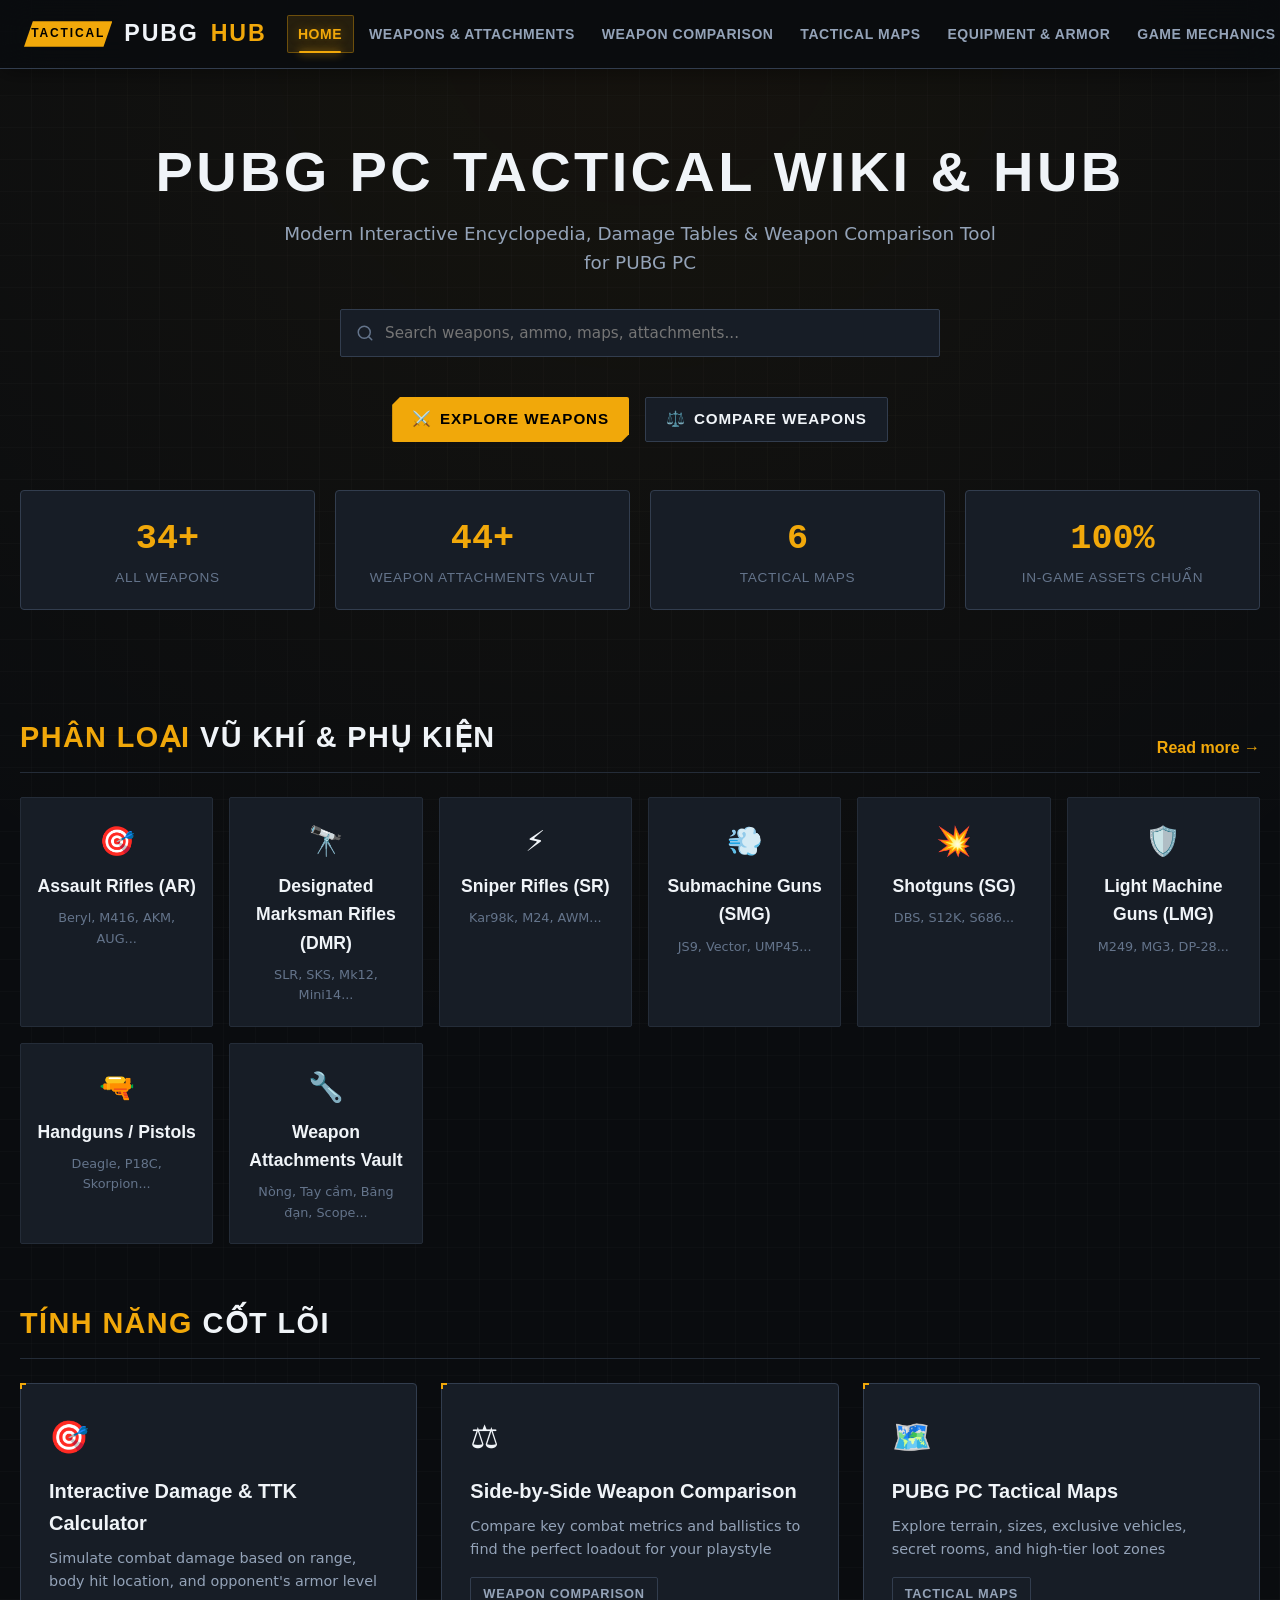
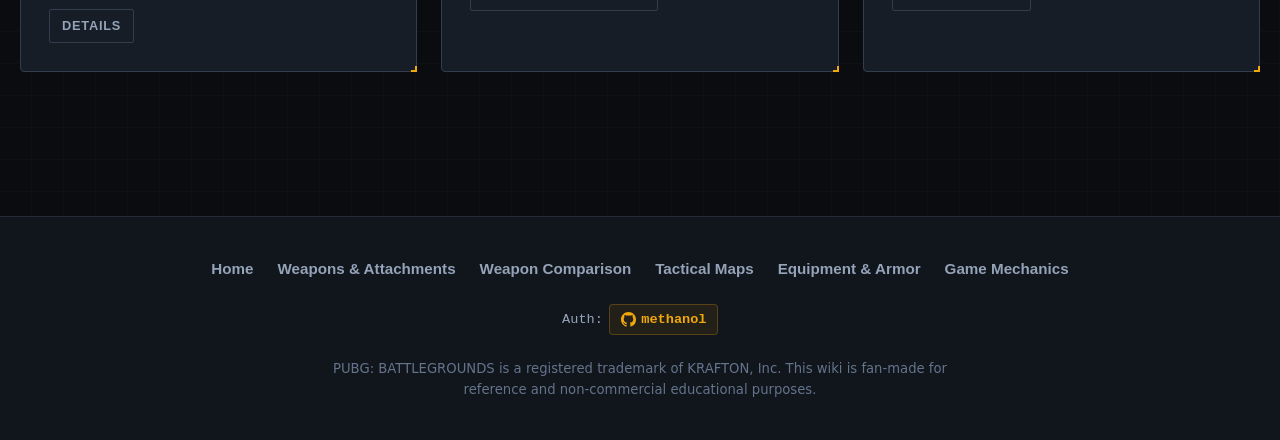
<file: index.html>
<!DOCTYPE html>
<html lang="vi">
<head>
  <meta charset="UTF-8" />
  <meta name="viewport" content="width=device-width, initial-scale=1.0" />
  <title>PUBG PC Tactical Wiki & Hub</title>
  <meta name="description" content="Bách khoa toàn thư tương tác, bảng tính sát thương & TTK qua từng cấp giáp, công cụ so sánh súng chuẩn PUBG PC." />
  <meta name="keywords" content="PUBG PC wiki, PUBG vũ khí, bảng sát thương PUBG, PUBG TTK calculator, so sánh súng PUBG, thông số súng PUBG PC, PUBG ballistics, PUBG maps" />
  <meta name="author" content="methanol-dev" />
  <meta name="robots" content="index, follow" />
  <link rel="canonical" href="https://methanol-dev.github.io/pubg-pc-wiki/" />
  <link rel="icon" type="image/svg+xml" href="assets/favicon.svg" />

  <!-- Open Graph / Facebook -->
  <meta property="og:type" content="website" />
  <meta property="og:url" content="https://methanol-dev.github.io/pubg-pc-wiki/" />
  <meta property="og:title" content="PUBG PC Tactical Wiki & Interactive Hub" />
  <meta property="og:description" content="Bách khoa toàn thư tương tác, bảng tính sát thương & TTK qua từng cấp giáp, công cụ so sánh súng chuẩn PUBG PC." />
  <meta property="og:site_name" content="PUBG PC Tactical Wiki" />
  <meta property="og:locale" content="vi_VN" />
  <meta property="og:locale:alternate" content="en_US" />

  <!-- Twitter Card -->
  <meta name="twitter:card" content="summary_large_image" />
  <meta name="twitter:title" content="PUBG PC Tactical Wiki & Interactive Hub" />
  <meta name="twitter:description" content="Bách khoa toàn thư tương tác, bảng tính sát thương & TTK qua từng cấp giáp, công cụ so sánh súng chuẩn PUBG PC." />

  <!-- Schema.org JSON-LD for AI Search (GEO) -->
  <script type="application/ld+json">
  {
    "@context": "https://schema.org",
    "@graph": [
      {
        "@type": "WebSite",
        "@id": "https://methanol-dev.github.io/pubg-pc-wiki/#website",
        "url": "https://methanol-dev.github.io/pubg-pc-wiki/",
        "name": "PUBG PC Tactical Wiki & Interactive Hub",
        "description": "Modern Interactive Encyclopedia, Damage Tables & Weapon Comparison Tool for PUBG PC",
        "inLanguage": ["vi", "en"],
        "potentialAction": {
          "@type": "SearchAction",
          "target": "https://methanol-dev.github.io/pubg-pc-wiki/weapons.html?q={search_term_string}",
          "query-input": "required name=search_term_string"
        }
      },
      {
        "@type": "VideoGame",
        "name": "PUBG: BATTLEGROUNDS (PC)",
        "genre": ["Battle Royale", "Tactical Shooter"],
        "gamePlatform": "PC",
        "publisher": {
          "@type": "Organization",
          "name": "KRAFTON, Inc."
        }
      }
    ]
  }
  </script>

  <meta http-equiv="Content-Security-Policy" content="default-src 'self'; style-src 'self' 'unsafe-inline' https://fonts.googleapis.com; font-src 'self' https://fonts.gstatic.com data:; img-src 'self' data: https:; script-src 'self' 'unsafe-inline'; connect-src 'self'; object-src 'none'; base-uri 'self';" />
  <meta http-equiv="X-Content-Type-Options" content="nosniff" />
  <meta name="referrer" content="strict-origin-when-cross-origin" />
  <link rel="preconnect" href="https://fonts.googleapis.com" />
  <link rel="preconnect" href="https://fonts.gstatic.com" crossorigin />
  <link href="https://fonts.googleapis.com/css2?family=Chakra+Petch:wght@500;600;700&family=Inter:wght@400;500;600;700&family=JetBrains+Mono:wght@500;700&family=Rajdhani:wght@500;600;700&display=swap" rel="stylesheet" />

  <link rel="prefetch" href="data/weapons.json" as="fetch" crossorigin="anonymous" />
  <link rel="prefetch" href="weapons.html" />

  <link rel="stylesheet" href="css/main.css?v=2.2" />
  <link rel="stylesheet" href="css/components.css?v=2.2" />
  <link rel="stylesheet" href="css/weapons.css?v=2.2" />
  <style>
    /* Home Hero & Feature Grid Styles */
    .hero-section {
      padding: 4.5rem 0 3.5rem;
      text-align: center;
      position: relative;
    }
    .hero-title {
      font-family: var(--font-display);
      font-size: 3.5rem;
      font-weight: 800;
      letter-spacing: 0.06em;
      text-transform: uppercase;
      line-height: 1.1;
      margin-bottom: 1rem;
    }
    .hero-title span {
      color: var(--pubg-gold);
      text-shadow: 0 0 20px var(--pubg-gold-glow);
    }
    .hero-subtitle {
      font-size: 1.15rem;
      color: var(--text-secondary);
      max-width: 720px;
      margin: 0 auto 2rem;
    }
    .hero-search-wrap {
      max-width: 600px;
      margin: 0 auto 2.5rem;
    }
    .hero-stats-row {
      display: grid;
      grid-template-columns: repeat(4, 1fr);
      gap: 1.25rem;
      margin: 3rem 0;
    }
    @media (max-width: 768px) {
      .hero-title { font-size: 2.2rem; }
      .hero-stats-row { grid-template-columns: repeat(2, 1fr); }
    }
    .hero-stat-card {
      background: var(--bg-surface);
      border: 1px solid var(--border-tactical);
      border-radius: var(--radius-md);
      padding: 1.25rem;
      text-align: center;
    }
    .hero-stat-num {
      font-family: var(--font-mono);
      font-size: 2.2rem;
      font-weight: 700;
      color: var(--pubg-gold);
    }
    .hero-stat-label {
      font-family: var(--font-display);
      font-size: 0.85rem;
      text-transform: uppercase;
      color: var(--text-muted);
      letter-spacing: 0.05em;
    }
    .section-title-wrap {
      display: flex;
      justify-content: space-between;
      align-items: flex-end;
      margin-bottom: 1.5rem;
      border-bottom: 1px solid var(--border-subtle);
      padding-bottom: 0.75rem;
    }
    .section-title {
      font-family: var(--font-display);
      font-size: 1.8rem;
      font-weight: 700;
      text-transform: uppercase;
      letter-spacing: 0.05em;
      color: var(--text-primary);
    }
    .section-title span {
      color: var(--pubg-gold);
    }
    .cat-quick-grid {
      display: grid;
      grid-template-columns: repeat(auto-fit, minmax(180px, 1fr));
      gap: 1rem;
      margin-bottom: 3.5rem;
    }
    .cat-quick-card {
      background: var(--bg-surface);
      border: 1px solid var(--border-subtle);
      border-radius: var(--radius-sm);
      padding: 1.25rem 1rem;
      text-align: center;
      transition: var(--transition-fast);
      display: flex;
      flex-direction: column;
      align-items: center;
      gap: 0.5rem;
    }
    .cat-quick-card:hover {
      border-color: var(--pubg-gold);
      background: var(--bg-surface-elevated);
      transform: translateY(-3px);
      box-shadow: 0 8px 16px rgba(0, 0, 0, 0.4);
    }
    .cat-quick-name {
      font-family: var(--font-display);
      font-weight: 700;
      font-size: 1.1rem;
      color: var(--text-primary);
    }
    .features-grid {
      display: grid;
      grid-template-columns: repeat(auto-fit, minmax(280px, 1fr));
      gap: 1.5rem;
      margin-bottom: 4rem;
    }
    .feature-card {
      background: var(--bg-surface);
      border: 1px solid var(--border-tactical);
      border-radius: var(--radius-md);
      padding: 1.75rem;
      transition: var(--transition-fast);
    }
    .feature-card:hover {
      border-color: var(--border-gold);
      transform: translateY(-3px);
    }
    .feature-icon {
      font-size: 2rem;
      margin-bottom: 0.75rem;
    }
    .feature-name {
      font-family: var(--font-display);
      font-size: 1.25rem;
      font-weight: 700;
      color: var(--text-primary);
      margin-bottom: 0.5rem;
    }
    .feature-desc {
      font-size: 0.9rem;
      color: var(--text-secondary);
      line-height: 1.6;
    }
  </style>
</head>
<body>
  <!-- Header -->
  <header class="tactical-header">
    <div class="container header-inner">
      <a href="index.html" class="brand-logo">
        <span class="brand-badge">TACTICAL</span>
        PUBG <span class="brand-accent">HUB</span>
      </a>

      <nav>
        <ul class="nav-menu">
          <li><a href="index.html" class="nav-link active" data-i18n="nav.home">Trang Chủ</a></li>
          <li><a href="weapons.html" class="nav-link" data-i18n="nav.weapons">Vũ Khí</a></li>
          <li><a href="compare.html" class="nav-link" data-i18n="nav.compare">So Sánh</a></li>
          <li><a href="maps.html" class="nav-link" data-i18n="nav.maps">Bản Đồ</a></li>
          <li><a href="equipment.html" class="nav-link" data-i18n="nav.equipment">Trang Bị</a></li>
          <li><a href="mechanics.html" class="nav-link" data-i18n="nav.mechanics">Cơ Chế</a></li>
        </ul>
      </nav>

      <div class="header-actions">
        <!-- Language Switcher -->
        <div class="lang-switcher">
          <button class="lang-btn active" data-lang="vi" title="Tiếng Việt">
            <svg class="flag-icon" viewBox="0 0 30 20">
              <rect width="30" height="20" fill="#da251d"/>
              <polygon points="15,4 16.5,8.8 21.5,8.8 17.5,11.8 19,16.5 15,13.5 11,16.5 12.5,11.8 8.5,8.8 13.5,8.8" fill="#ffde00"/>
            </svg>
            <span>VN</span>
          </button>
          <button class="lang-btn" data-lang="en" title="English">
            <svg class="flag-icon" viewBox="0 0 60 30">
              <rect width="60" height="30" fill="#012169"/>
              <path d="M0 0 L60 30 M60 0 L0 30" stroke="#fff" stroke-width="6"/>
              <path d="M0 0 L60 30 M60 0 L0 30" stroke="#C8102E" stroke-width="3.5"/>
              <path d="M30 0 v30 M0 15 h60" stroke="#fff" stroke-width="10"/>
              <path d="M30 0 v30 M0 15 h60" stroke="#C8102E" stroke-width="6"/>
            </svg>
            <span>EN</span>
          </button>
        </div>

        <!-- Mobile Toggle -->
        <button class="mobile-toggle" id="mobileMenuToggle" aria-label="Menu">
          <span></span>
          <span></span>
          <span></span>
        </button>
      </div>
    </div>
  </header>

  <!-- Mobile Drawer -->
  <div class="mobile-drawer" id="mobileDrawer">
    <a href="index.html" class="nav-link active" data-i18n="nav.home">Trang Chủ</a>
    <a href="weapons.html" class="nav-link" data-i18n="nav.weapons">Vũ Khí & Phụ Kiện</a>
    <a href="compare.html" class="nav-link" data-i18n="nav.compare">So Sánh Vũ Khí</a>
    <a href="maps.html" class="nav-link" data-i18n="nav.maps">Bản Đồ Chiến Thuật</a>
    <a href="equipment.html" class="nav-link" data-i18n="nav.equipment">Trang Bị & Giáp</a>
    <a href="mechanics.html" class="nav-link" data-i18n="nav.mechanics">Cơ Chế Game</a>
  </div>

  <!-- Main Content -->
  <main class="container">
    <!-- Hero Section -->
    <section class="hero-section">
      <h1 class="hero-title" data-i18n="site.title">
        PUBG PC <span>TACTICAL WIKI</span>
      </h1>
      <p class="hero-subtitle" data-i18n="site.tagline">
        Bách khoa toàn thư tương tác, bảng sát thương & công cụ so sánh vũ khí chuẩn PUBG PC
      </p>

      <div class="hero-search-wrap">
        <form action="weapons.html" method="GET" class="search-box-wrap">
          <span class="search-icon" style="display: flex; align-items: center;">
            <svg width="18" height="18" viewBox="0 0 24 24" fill="none" stroke="currentColor" stroke-width="2" stroke-linecap="round" stroke-linejoin="round">
              <circle cx="11" cy="11" r="8"></circle>
              <line x1="21" y1="21" x2="16.65" y2="16.65"></line>
            </svg>
          </span>
          <input 
            type="text" 
            name="q" 
            id="globalSearchInput"
            class="search-input" 
            data-i18n-placeholder="common.search_placeholder" 
            placeholder="Tìm kiếm súng, đạn, bản đồ, phụ kiện..." 
          />
        </form>
      </div>

      <div style="display: flex; gap: 1rem; justify-content: center;">
        <a href="weapons.html" class="btn btn-primary">
          ⚔️ <span data-i18n="common.explore_weapons">Tra Cứu Vũ Khí</span>
        </a>
        <a href="compare.html" class="btn btn-secondary">
          ⚖️ <span data-i18n="common.compare_weapons">So Sánh Súng</span>
        </a>
      </div>

      <!-- Quick Numbers -->
      <div class="hero-stats-row">
        <div class="hero-stat-card">
          <div class="hero-stat-num">34+</div>
          <div class="hero-stat-label" data-i18n="categories.all">Vũ khí chi tiết</div>
        </div>
        <div class="hero-stat-card">
          <div class="hero-stat-num">44+</div>
          <div class="hero-stat-label" data-i18n="attachments.title">Phụ kiện vũ khí</div>
        </div>
        <div class="hero-stat-card">
          <div class="hero-stat-num">6</div>
          <div class="hero-stat-label" data-i18n="nav.maps">Bản đồ chiến thuật</div>
        </div>
        <div class="hero-stat-card">
          <div class="hero-stat-num">100%</div>
          <div class="hero-stat-label">In-Game Assets chuẩn</div>
        </div>
      </div>
    </section>

    <!-- Quick Weapon Classes -->
    <section>
      <div class="section-title-wrap">
        <h2 class="section-title">
          <span>PHÂN LOẠI</span> VŨ KHÍ & PHỤ KIỆN
        </h2>
        <a href="weapons.html" style="color: var(--pubg-gold); font-family: var(--font-display); font-weight: 700;">
          <span data-i18n="common.read_more">Xem tất cả</span> &rarr;
        </a>
      </div>

      <div class="cat-quick-grid">
        <a href="weapons.html?cat=ar" class="cat-quick-card">
          <span style="font-size: 1.8rem;">🎯</span>
          <span class="cat-quick-name" data-i18n="categories.ar">Súng trường (AR)</span>
          <span style="font-size: 0.8rem; color: var(--text-muted);">Beryl, M416, AKM, AUG...</span>
        </a>
        <a href="weapons.html?cat=dmr" class="cat-quick-card">
          <span style="font-size: 1.8rem;">🔭</span>
          <span class="cat-quick-name" data-i18n="categories.dmr">Thiện xạ (DMR)</span>
          <span style="font-size: 0.8rem; color: var(--text-muted);">SLR, SKS, Mk12, Mini14...</span>
        </a>
        <a href="weapons.html?cat=sr" class="cat-quick-card">
          <span style="font-size: 1.8rem;">⚡</span>
          <span class="cat-quick-name" data-i18n="categories.sr">Bắn tỉa (SR)</span>
          <span style="font-size: 0.8rem; color: var(--text-muted);">Kar98k, M24, AWM...</span>
        </a>
        <a href="weapons.html?cat=smg" class="cat-quick-card">
          <span style="font-size: 1.8rem;">💨</span>
          <span class="cat-quick-name" data-i18n="categories.smg">Tiểu liên (SMG)</span>
          <span style="font-size: 0.8rem; color: var(--text-muted);">JS9, Vector, UMP45...</span>
        </a>
        <a href="weapons.html?cat=sg" class="cat-quick-card">
          <span style="font-size: 1.8rem;">💥</span>
          <span class="cat-quick-name" data-i18n="categories.sg">Shotgun (SG)</span>
          <span style="font-size: 0.8rem; color: var(--text-muted);">DBS, S12K, S686...</span>
        </a>
        <a href="weapons.html?cat=lmg" class="cat-quick-card">
          <span style="font-size: 1.8rem;">🛡️</span>
          <span class="cat-quick-name" data-i18n="categories.lmg">Súng máy (LMG)</span>
          <span style="font-size: 0.8rem; color: var(--text-muted);">M249, MG3, DP-28...</span>
        </a>
        <a href="weapons.html?cat=pistol" class="cat-quick-card">
          <span style="font-size: 1.8rem;">🔫</span>
          <span class="cat-quick-name" data-i18n="categories.pistol">Súng ngắn (Pistol)</span>
          <span style="font-size: 0.8rem; color: var(--text-muted);">Deagle, P18C, Skorpion...</span>
        </a>
        <a href="weapons.html?view=attachments" class="cat-quick-card">
          <span style="font-size: 1.8rem;">🔧</span>
          <span class="cat-quick-name" data-i18n="attachments.title">Kho Phụ Kiện</span>
          <span style="font-size: 0.8rem; color: var(--text-muted);">Nòng, Tay cầm, Băng đạn, Scope...</span>
        </a>
      </div>
    </section>

    <!-- Key Interactive Features -->
    <section>
      <div class="section-title-wrap">
        <h2 class="section-title">
          <span>TÍNH NĂNG</span> CỐT LÕI
        </h2>
      </div>

      <div class="features-grid">
        <div class="feature-card hud-panel">
          <div class="hud-corner-tl"></div>
          <div class="hud-corner-br"></div>
          <div class="feature-icon">🎯</div>
          <h3 class="feature-name" data-i18n="calculator.title">Bảng tính TTK & Sát thương</h3>
          <p class="feature-desc" data-i18n="calculator.subtitle">
            Mô phỏng sát thương thực chiến theo cự ly, vị trí trúng đạn và cấp giáp đối thủ
          </p>
          <a href="weapons.html" class="btn btn-outline btn-sm" style="margin-top: 1rem;" data-i18n="common.details">
            Thử nghiệm ngay
          </a>
        </div>

        <div class="feature-card hud-panel">
          <div class="hud-corner-tl"></div>
          <div class="hud-corner-br"></div>
          <div class="feature-icon">⚖️</div>
          <h3 class="feature-name" data-i18n="compare.title">So sánh súng trực diện</h3>
          <p class="feature-desc" data-i18n="compare.subtitle">
            Đặt các khẩu súng lên bàn cân để chọn vũ khí tối ưu cho lối chơi của bạn
          </p>
          <a href="compare.html" class="btn btn-outline btn-sm" style="margin-top: 1rem;" data-i18n="nav.compare">
            Vào công cụ so sánh
          </a>
        </div>

        <div class="feature-card hud-panel">
          <div class="hud-corner-tl"></div>
          <div class="hud-corner-br"></div>
          <div class="feature-icon">🗺️</div>
          <h3 class="feature-name" data-i18n="maps_page.title">Bản đồ chiến thuật</h3>
          <p class="feature-desc" data-i18n="maps_page.subtitle">
            Khám phá địa hình, kích thước, cơ chế đặc trưng và vị trí chiến lược
          </p>
          <a href="maps.html" class="btn btn-outline btn-sm" style="margin-top: 1rem;" data-i18n="nav.maps">
            Xem bản đồ
          </a>
        </div>
      </div>
    </section>
  </main>

  <!-- Footer -->
  <footer class="tactical-footer">
    <div class="container footer-inner">
      <ul class="footer-links">
        <li><a href="index.html" data-i18n="nav.home">Trang Chủ</a></li>
        <li><a href="weapons.html" data-i18n="nav.weapons">Vũ Khí</a></li>
        <li><a href="compare.html" data-i18n="nav.compare">So Sánh</a></li>
        <li><a href="maps.html" data-i18n="nav.maps">Bản Đồ</a></li>
        <li><a href="equipment.html" data-i18n="nav.equipment">Trang Bị</a></li>
        <li><a href="mechanics.html" data-i18n="nav.mechanics">Cơ Chế</a></li>
      </ul>
      <p class="footer-author">
        Auth: <a href="https://github.com/methanol-dev" target="_blank" rel="noopener noreferrer" class="footer-author-link" title="GitHub: methanol-dev">
          <svg class="github-icon" viewBox="0 0 24 24" width="15" height="15" fill="currentColor">
            <path d="M12 0C5.37 0 0 5.37 0 12c0 5.31 3.435 9.795 8.205 11.385.6.105.825-.255.825-.57 0-.285-.015-1.23-.015-2.235-3.015.555-3.795-.735-4.035-1.41-.135-.345-.72-1.41-1.23-1.695-.42-.225-1.02-.78-.015-.795.945-.015 1.62.87 1.845 1.23 1.08 1.815 2.805 1.305 3.495.99.105-.78.42-1.305.765-1.605-2.67-.3-5.46-1.335-5.46-5.925 0-1.305.465-2.385 1.23-3.225-.12-.3-.54-1.53.12-3.18 0 0 1.005-.315 3.3 1.23.96-.27 1.98-.405 3-.405s2.04.135 3 .405c2.295-1.56 3.3-1.23 3.3-1.23.66 1.65.24 2.88.12 3.18.765.84 1.23 1.905 1.23 3.225 0 4.605-2.805 5.625-5.475 5.925.435.375.81 1.095.81 2.22 0 1.605-.015 2.895-.015 3.3 0 .315.225.69.825.57A12.02 12.02 0 0024 12c0-6.63-5.37-12-12-12z"/>
          </svg>
          methanol
        </a>
      </p>
      <p class="footer-disclaimer" data-i18n="site.footer_text">
        PUBG: BATTLEGROUNDS là thương hiệu đã đăng ký của KRAFTON, Inc. Trang web này được xây dựng bởi cộng đồng vì mục đích tham khảo và phi thương mại.
      </p>
    </div>
  </footer>

  <!-- Scripts -->
  <script src="js/i18n.js"></script>
  <script src="js/data-loader.js"></script>
  <script src="js/damage-calculator.js"></script>
  <script src="js/main.js"></script>
</body>
</html>
</file>
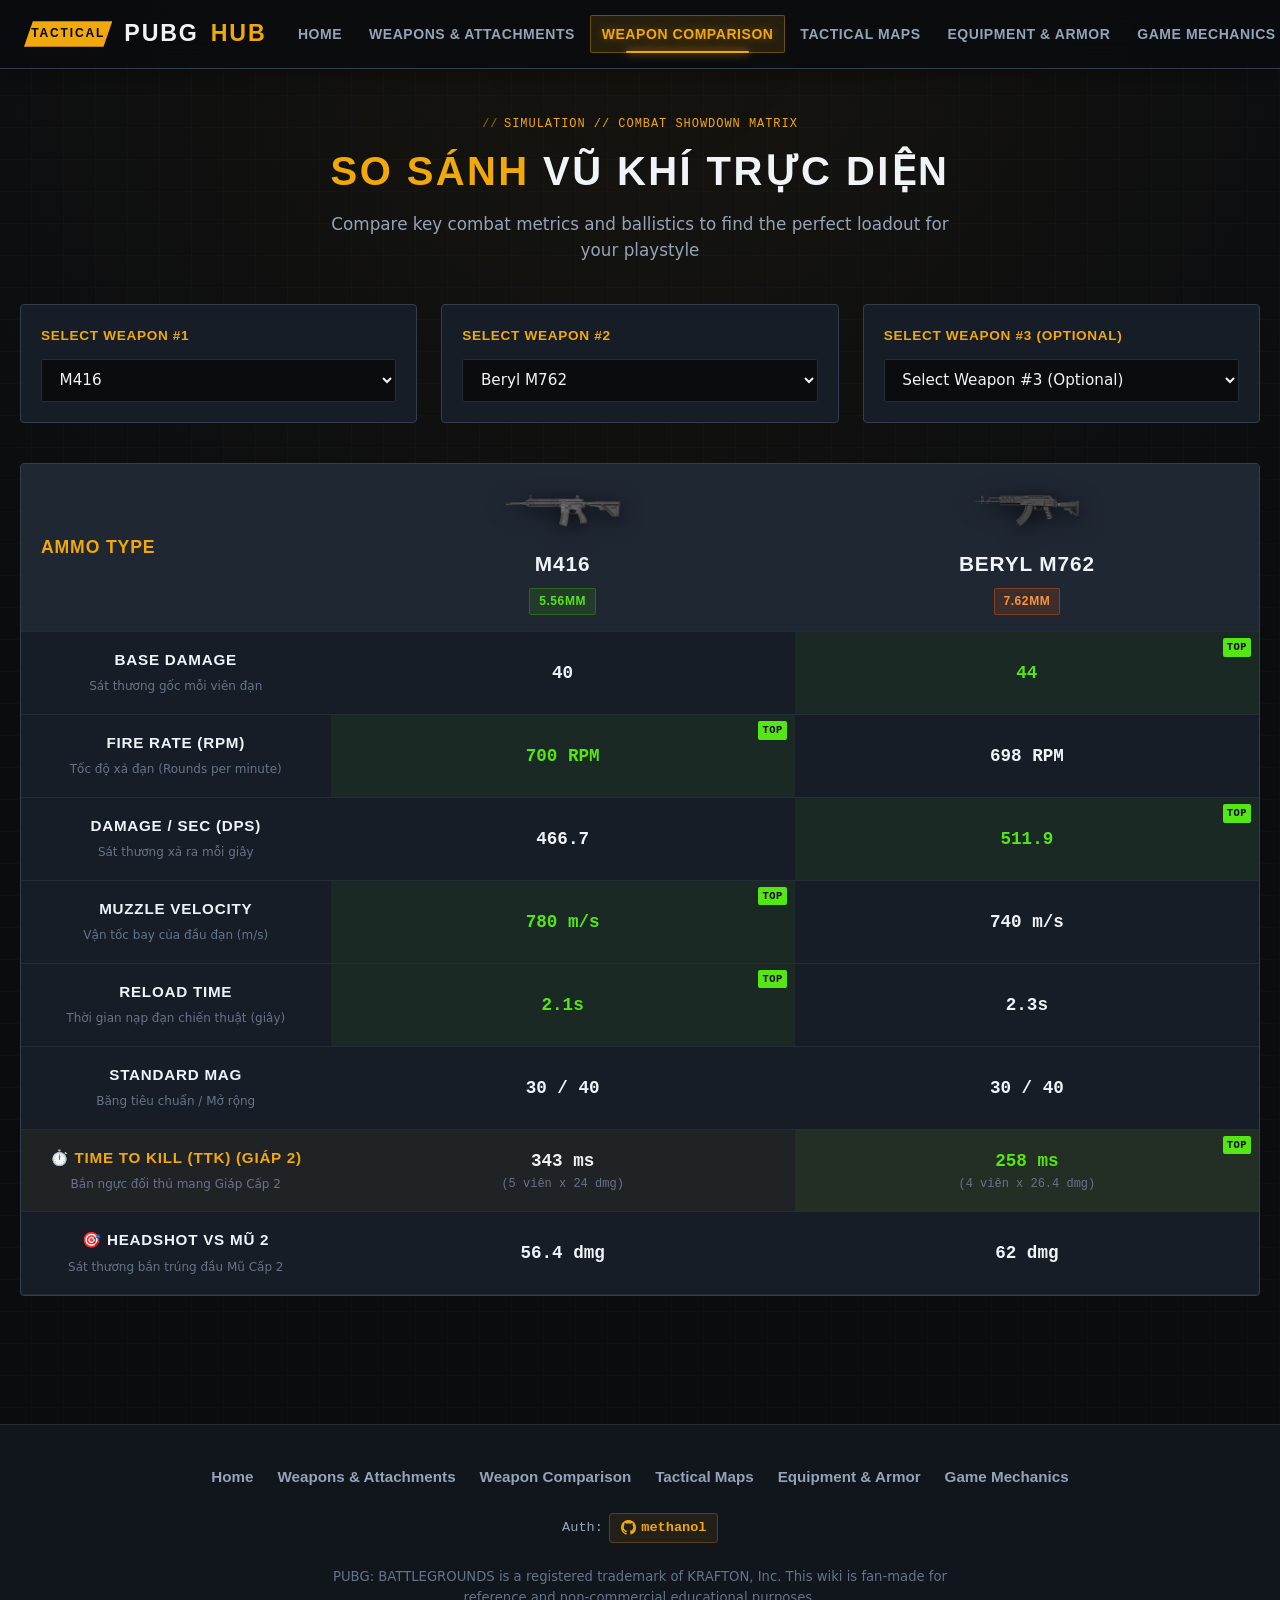
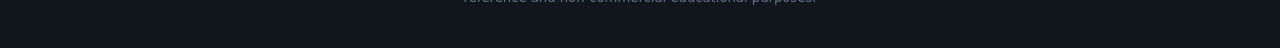
<file: compare.html>
<!DOCTYPE html>
<html lang="vi">
<head>
  <meta charset="UTF-8" />
  <meta name="viewport" content="width=device-width, initial-scale=1.0" />
  <title>So Sánh Vũ Khí PUBG PC Trực Diện | Tool Đối Đầu Súng</title>
  <meta name="description" content="Đặt 2-3 khẩu súng PUBG PC lên bàn cân so sánh Base Damage, RPM, DPS, Vận tốc đạn và thời gian hạ gục TTK." />
  <meta name="keywords" content="so sánh súng pubg, pubg weapon compare, so sánh beryl m762 vs m416, pubg ttk showdown" />
  <link rel="canonical" href="https://methanol-dev.github.io/pubg-pc-wiki/compare.html" />
  <link rel="icon" type="image/svg+xml" href="assets/favicon.svg" />

  <!-- Open Graph -->
  <meta property="og:type" content="article" />
  <meta property="og:url" content="https://methanol-dev.github.io/pubg-pc-wiki/compare.html" />
  <meta property="og:title" content="So Sánh Vũ Khí PUBG PC Trực Diện | Tool Đối Đầu Súng" />
  <meta property="og:description" content="Đặt 2-3 khẩu súng PUBG PC lên bàn cân so sánh Base Damage, RPM, DPS, Vận tốc đạn và thời gian hạ gục TTK." />
  <meta property="og:site_name" content="PUBG PC Tactical Wiki" />
  <meta property="og:locale" content="vi_VN" />

  <!-- Schema.org JSON-LD -->
  <script type="application/ld+json">
  {
    "@context": "https://schema.org",
    "@type": "WebPage",
    "name": "PUBG PC Weapon Comparison Tool",
    "description": "Side-by-side combat performance and ballistics comparison tool for PUBG PC."
  }
  </script>

  <meta http-equiv="Content-Security-Policy" content="default-src 'self'; style-src 'self' 'unsafe-inline' https://fonts.googleapis.com; font-src 'self' https://fonts.gstatic.com data:; img-src 'self' data: https:; script-src 'self' 'unsafe-inline'; connect-src 'self'; object-src 'none'; base-uri 'self';" />
  <meta http-equiv="X-Content-Type-Options" content="nosniff" />
  <meta name="referrer" content="strict-origin-when-cross-origin" />
  <link rel="preconnect" href="https://fonts.googleapis.com" />
  <link rel="preconnect" href="https://fonts.gstatic.com" crossorigin />
  <link href="https://fonts.googleapis.com/css2?family=Chakra+Petch:wght@500;600;700&family=Inter:wght@400;500;600;700&family=JetBrains+Mono:wght@500;700&family=Rajdhani:wght@500;600;700&display=swap" rel="stylesheet" />
  <link rel="stylesheet" href="css/main.css?v=2.2" />
  <link rel="stylesheet" href="css/components.css?v=2.2" />
  <link rel="stylesheet" href="css/compare.css?v=2.3" />
</head>
<body>
  <!-- Header -->
  <header class="tactical-header">
    <div class="container header-inner">
      <a href="index.html" class="brand-logo">
        <span class="brand-badge">TACTICAL</span>
        PUBG <span class="brand-accent">HUB</span>
      </a>

      <nav>
        <ul class="nav-menu">
          <li><a href="index.html" class="nav-link" data-i18n="nav.home">Trang Chủ</a></li>
          <li><a href="weapons.html" class="nav-link" data-i18n="nav.weapons">Vũ Khí</a></li>
          <li><a href="compare.html" class="nav-link active" data-i18n="nav.compare">So Sánh</a></li>
          <li><a href="maps.html" class="nav-link" data-i18n="nav.maps">Bản Đồ</a></li>
          <li><a href="equipment.html" class="nav-link" data-i18n="nav.equipment">Trang Bị</a></li>
          <li><a href="mechanics.html" class="nav-link" data-i18n="nav.mechanics">Cơ Chế</a></li>
        </ul>
      </nav>

      <div class="header-actions">
        <div class="lang-switcher">
          <button class="lang-btn active" data-lang="vi" title="Tiếng Việt">
            <svg class="flag-icon" viewBox="0 0 30 20">
              <rect width="30" height="20" fill="#da251d"/>
              <polygon points="15,4 16.5,8.8 21.5,8.8 17.5,11.8 19,16.5 15,13.5 11,16.5 12.5,11.8 8.5,8.8 13.5,8.8" fill="#ffde00"/>
            </svg>
            <span>VN</span>
          </button>
          <button class="lang-btn" data-lang="en" title="English">
            <svg class="flag-icon" viewBox="0 0 60 30">
              <rect width="60" height="30" fill="#012169"/>
              <path d="M0 0 L60 30 M60 0 L0 30" stroke="#fff" stroke-width="6"/>
              <path d="M0 0 L60 30 M60 0 L0 30" stroke="#C8102E" stroke-width="3.5"/>
              <path d="M30 0 v30 M0 15 h60" stroke="#fff" stroke-width="10"/>
              <path d="M30 0 v30 M0 15 h60" stroke="#C8102E" stroke-width="6"/>
            </svg>
            <span>EN</span>
          </button>
        </div>
        <button class="mobile-toggle" id="mobileMenuToggle" aria-label="Menu">
          <span></span><span></span><span></span>
        </button>
      </div>
    </div>
  </header>

  <!-- Mobile Drawer -->
  <div class="mobile-drawer" id="mobileDrawer">
    <a href="index.html" class="nav-link" data-i18n="nav.home">Trang Chủ</a>
    <a href="weapons.html" class="nav-link" data-i18n="nav.weapons">Vũ Khí & Phụ Kiện</a>
    <a href="compare.html" class="nav-link active" data-i18n="nav.compare">So Sánh Vũ Khí</a>
    <a href="maps.html" class="nav-link" data-i18n="nav.maps">Bản Đồ Chiến Thuật</a>
    <a href="equipment.html" class="nav-link" data-i18n="nav.equipment">Trang Bị & Giáp</a>
    <a href="mechanics.html" class="nav-link" data-i18n="nav.mechanics">Cơ Chế Game</a>
  </div>

  <!-- Main Content -->
  <main class="container" style="padding-top: 2.5rem;">
    <!-- Compare Header -->
    <div class="compare-page-header">
      <div class="sys-tag">SIMULATION // COMBAT SHOWDOWN MATRIX</div>
      <h1 class="compare-title" style="margin-top: 0.25rem;">
        <span>SO SÁNH</span> VŨ KHÍ TRỰC DIỆN
      </h1>
      <p class="compare-subtitle" data-i18n="compare.subtitle">
        Đặt các khẩu súng lên bàn cân để chọn vũ khí tối ưu cho lối chơi của bạn
      </p>
    </div>

    <!-- Weapon Selectors Grid (3 slots) -->
    <div class="compare-selector-grid">
      <!-- Slot 1 -->
      <div class="selector-card">
        <label for="slotSelect1" class="selector-label" data-i18n="compare.select_slot_1">
          VŨ KHÍ THỨ 1
        </label>
        <select id="slotSelect1" class="weapon-dropdown">
          <option value="">-- Chọn súng --</option>
        </select>
      </div>

      <!-- Slot 2 -->
      <div class="selector-card">
        <label for="slotSelect2" class="selector-label" data-i18n="compare.select_slot_2">
          VŨ KHÍ THỨ 2
        </label>
        <select id="slotSelect2" class="weapon-dropdown">
          <option value="">-- Chọn súng --</option>
        </select>
      </div>

      <!-- Slot 3 (Optional) -->
      <div class="selector-card">
        <label for="slotSelect3" class="selector-label" data-i18n="compare.select_slot_3">
          VŨ KHÍ THỨ 3 (TÙY CHỌN)
        </label>
        <select id="slotSelect3" class="weapon-dropdown">
          <option value="">-- Không chọn --</option>
        </select>
      </div>
    </div>

    <!-- Comparison Table & Content Area -->
    <div id="comparisonContent">
      <!-- Injected by js/compare.js -->
    </div>
  </main>

  <!-- Footer -->
  <footer class="tactical-footer">
    <div class="container footer-inner">
      <ul class="footer-links">
        <li><a href="index.html" data-i18n="nav.home">Trang Chủ</a></li>
        <li><a href="weapons.html" data-i18n="nav.weapons">Vũ Khí</a></li>
        <li><a href="compare.html" data-i18n="nav.compare">So Sánh</a></li>
        <li><a href="maps.html" data-i18n="nav.maps">Bản Đồ</a></li>
        <li><a href="equipment.html" data-i18n="nav.equipment">Trang Bị</a></li>
        <li><a href="mechanics.html" data-i18n="nav.mechanics">Cơ Chế</a></li>
      </ul>
      <p class="footer-author">
        Auth: <a href="https://github.com/methanol-dev" target="_blank" rel="noopener noreferrer" class="footer-author-link" title="GitHub: methanol-dev">
          <svg class="github-icon" viewBox="0 0 24 24" width="15" height="15" fill="currentColor">
            <path d="M12 0C5.37 0 0 5.37 0 12c0 5.31 3.435 9.795 8.205 11.385.6.105.825-.255.825-.57 0-.285-.015-1.23-.015-2.235-3.015.555-3.795-.735-4.035-1.41-.135-.345-.72-1.41-1.23-1.695-.42-.225-1.02-.78-.015-.795.945-.015 1.62.87 1.845 1.23 1.08 1.815 2.805 1.305 3.495.99.105-.78.42-1.305.765-1.605-2.67-.3-5.46-1.335-5.46-5.925 0-1.305.465-2.385 1.23-3.225-.12-.3-.54-1.53.12-3.18 0 0 1.005-.315 3.3 1.23.96-.27 1.98-.405 3-.405s2.04.135 3 .405c2.295-1.56 3.3-1.23 3.3-1.23.66 1.65.24 2.88.12 3.18.765.84 1.23 1.905 1.23 3.225 0 4.605-2.805 5.625-5.475 5.925.435.375.81 1.095.81 2.22 0 1.605-.015 2.895-.015 3.3 0 .315.225.69.825.57A12.02 12.02 0 0024 12c0-6.63-5.37-12-12-12z"/>
          </svg>
          methanol
        </a>
      </p>
      <p class="footer-disclaimer" data-i18n="site.footer_text">
        PUBG: BATTLEGROUNDS là thương hiệu đã đăng ký của KRAFTON, Inc. Trang web này được xây dựng bởi cộng đồng vì mục đích tham khảo và phi thương mại.
      </p>
    </div>
  </footer>

  <!-- Scripts -->
  <script src="js/i18n.js"></script>
  <script src="js/data-loader.js"></script>
  <script src="js/damage-calculator.js"></script>
  <script src="js/compare.js"></script>
  <script src="js/main.js"></script>
  <script>
    document.addEventListener('DOMContentLoaded', async () => {
      if (window.compareManager) {
        await window.compareManager.init();
      }
    });
  </script>
</body>
</html>
</file>
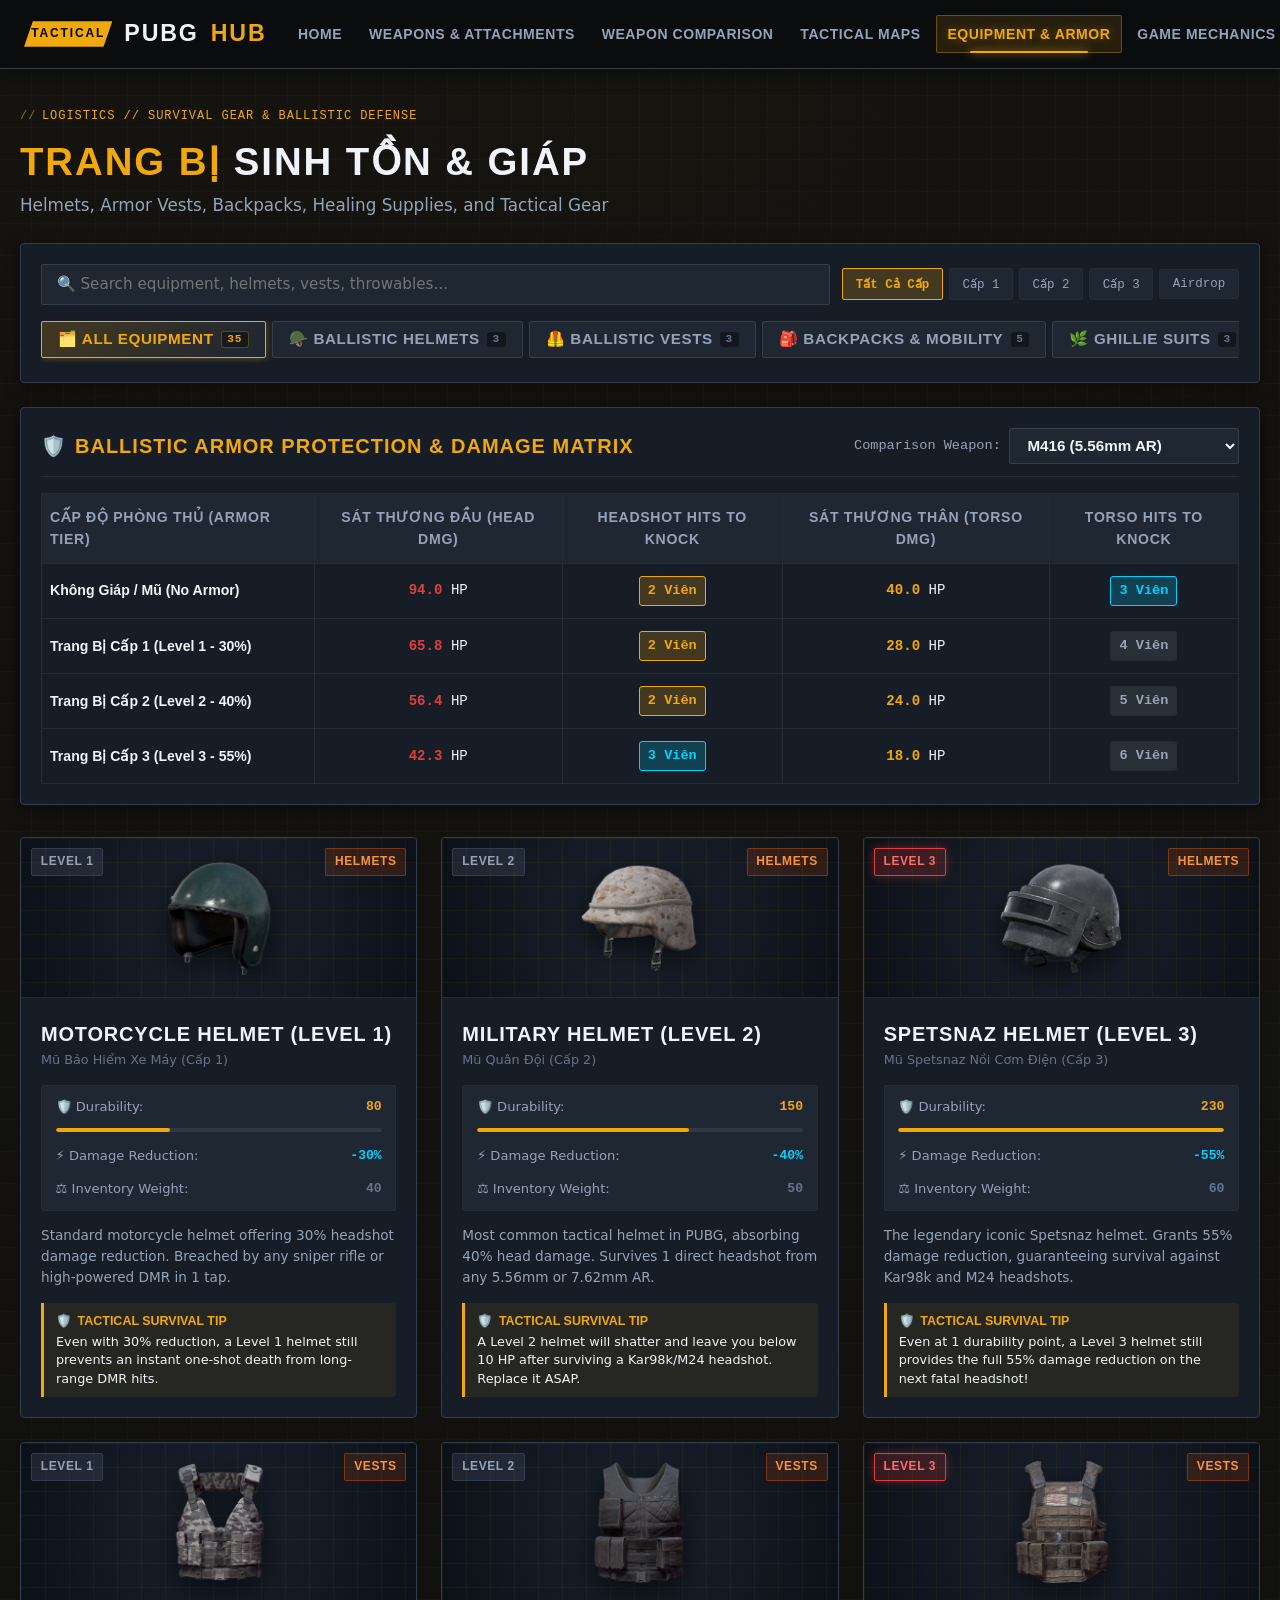
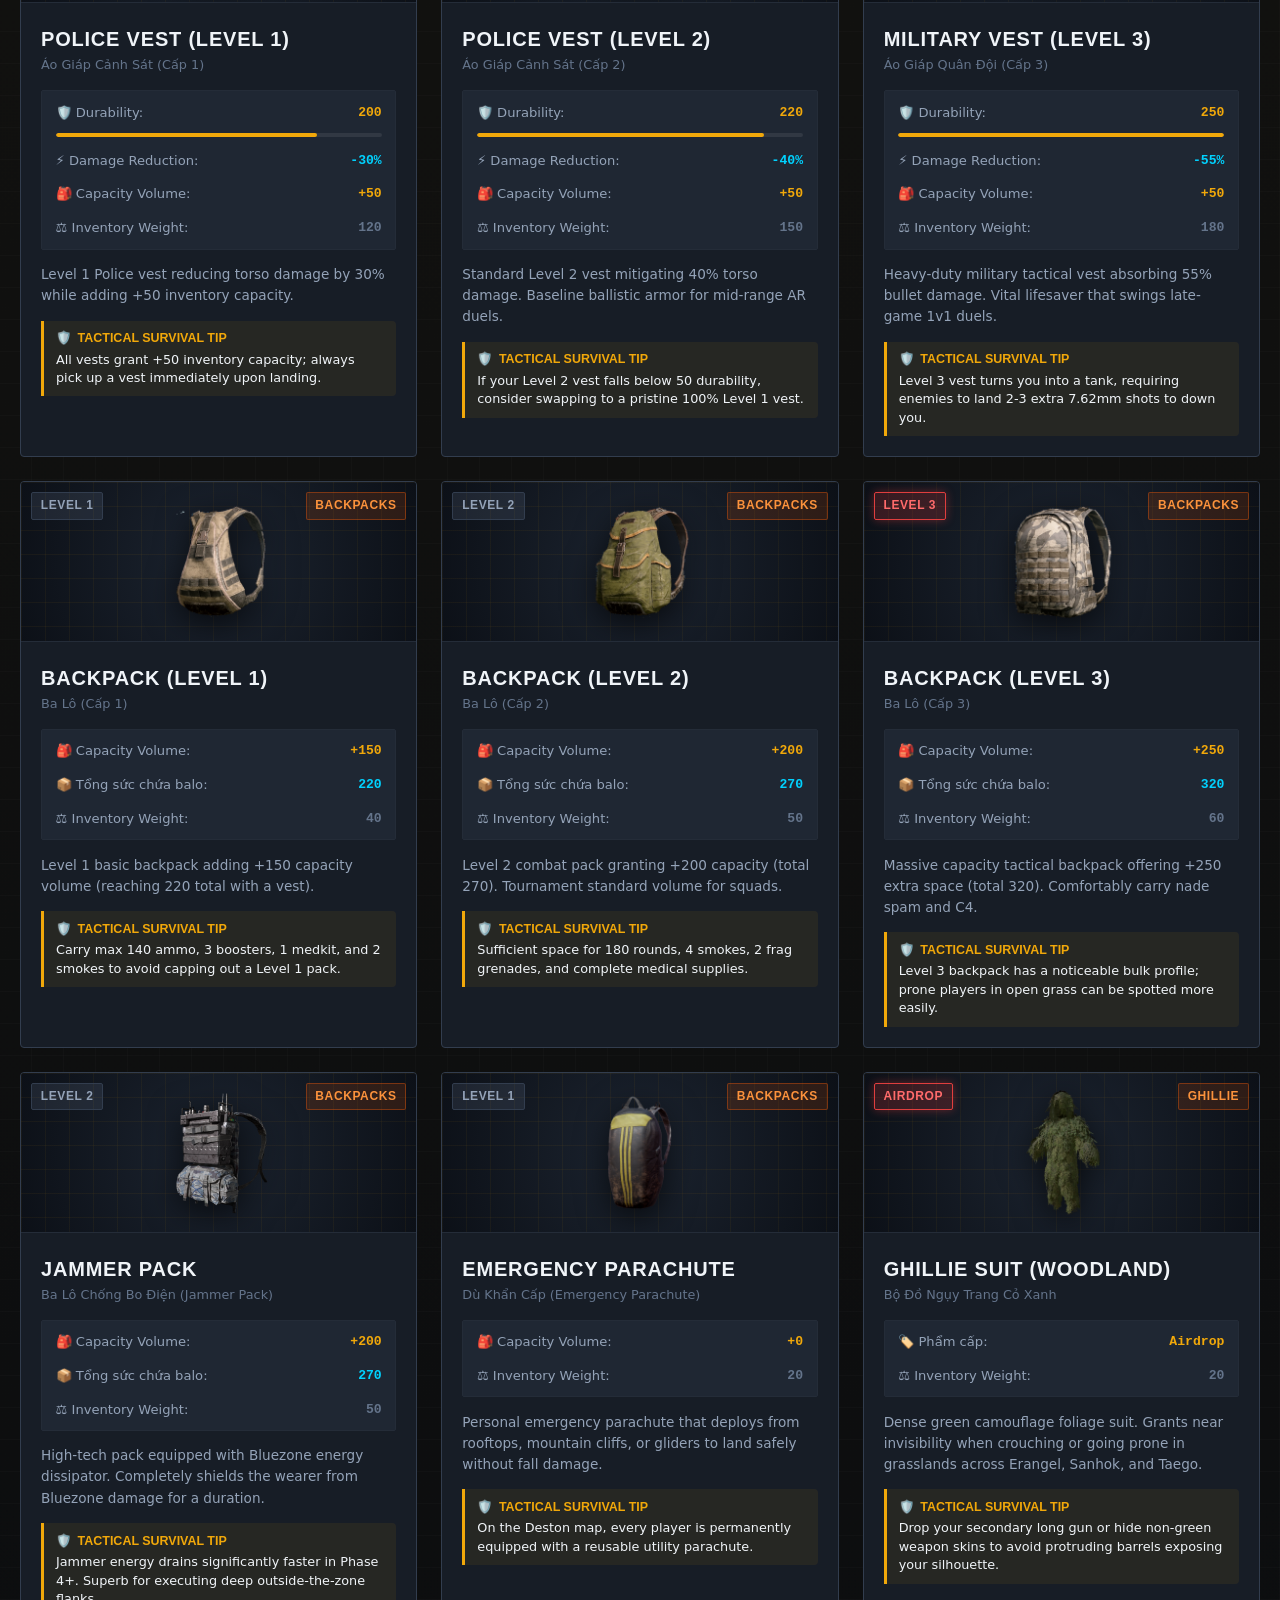
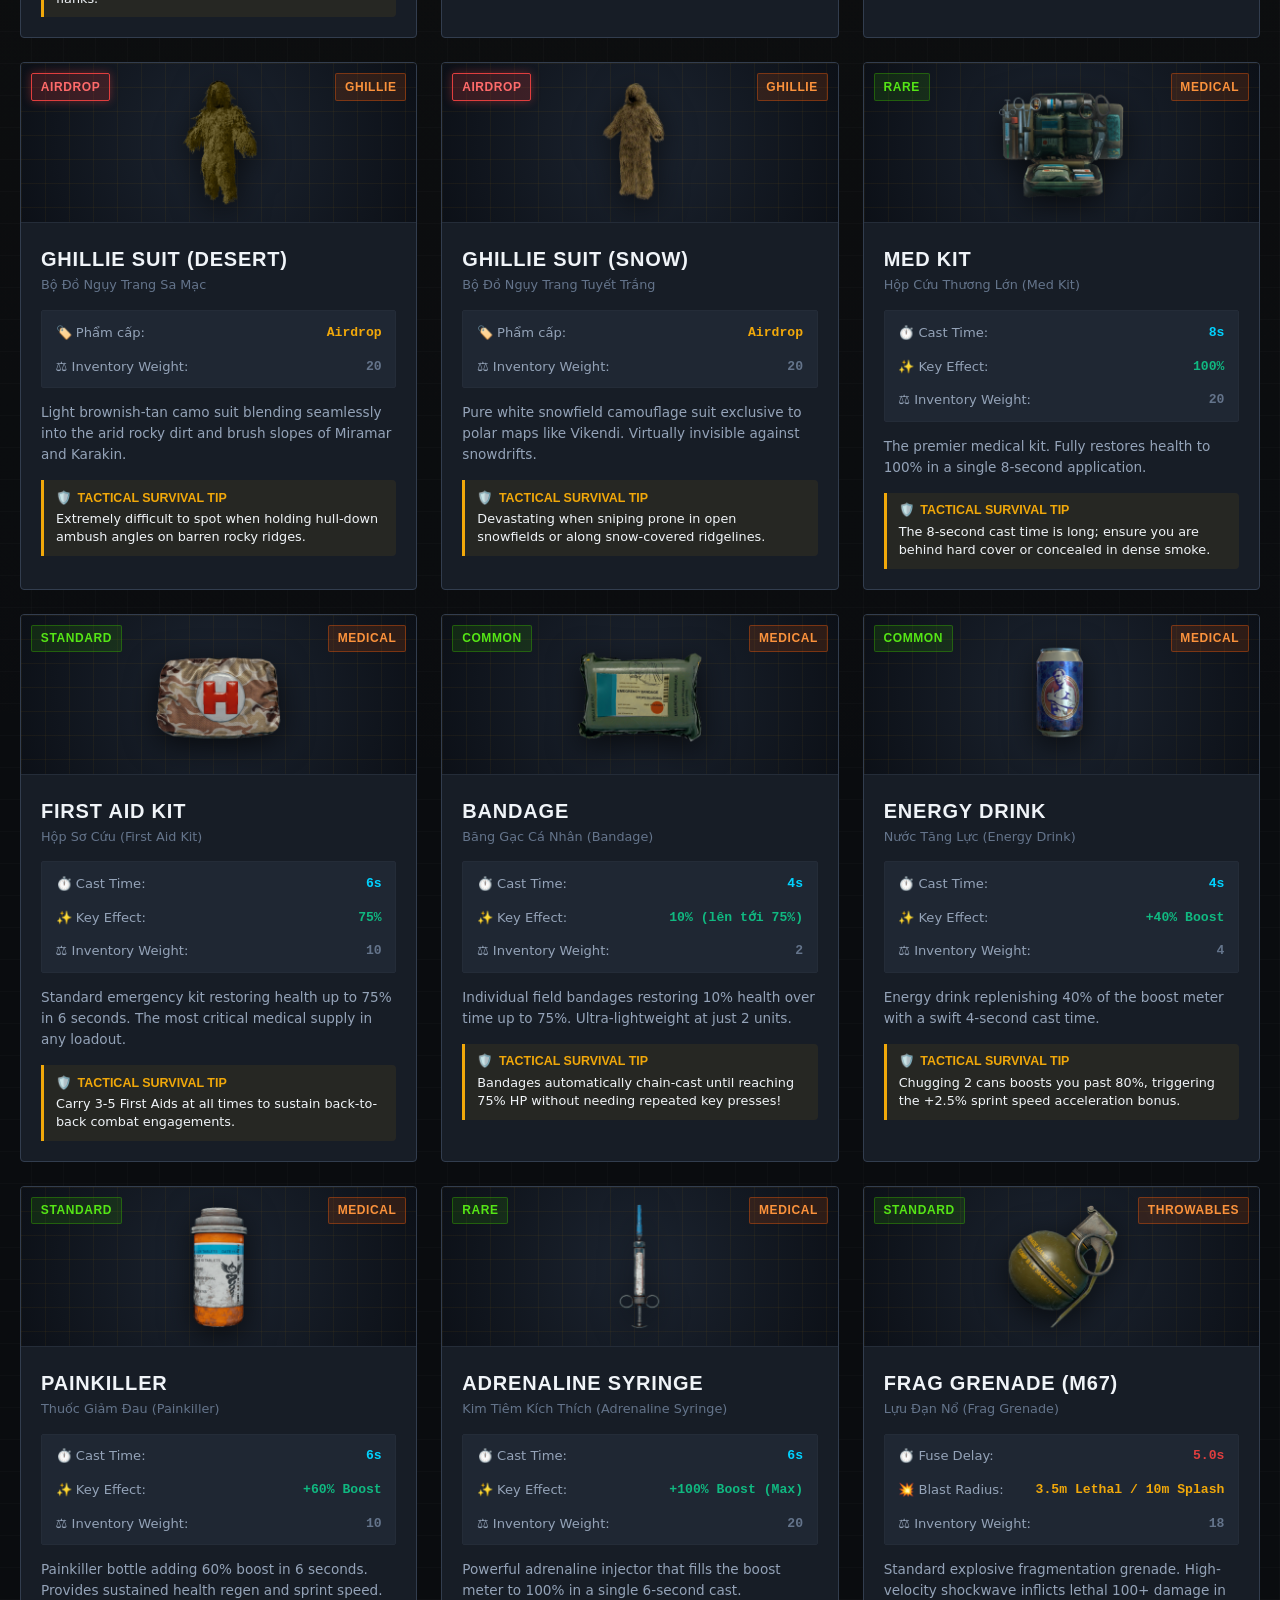
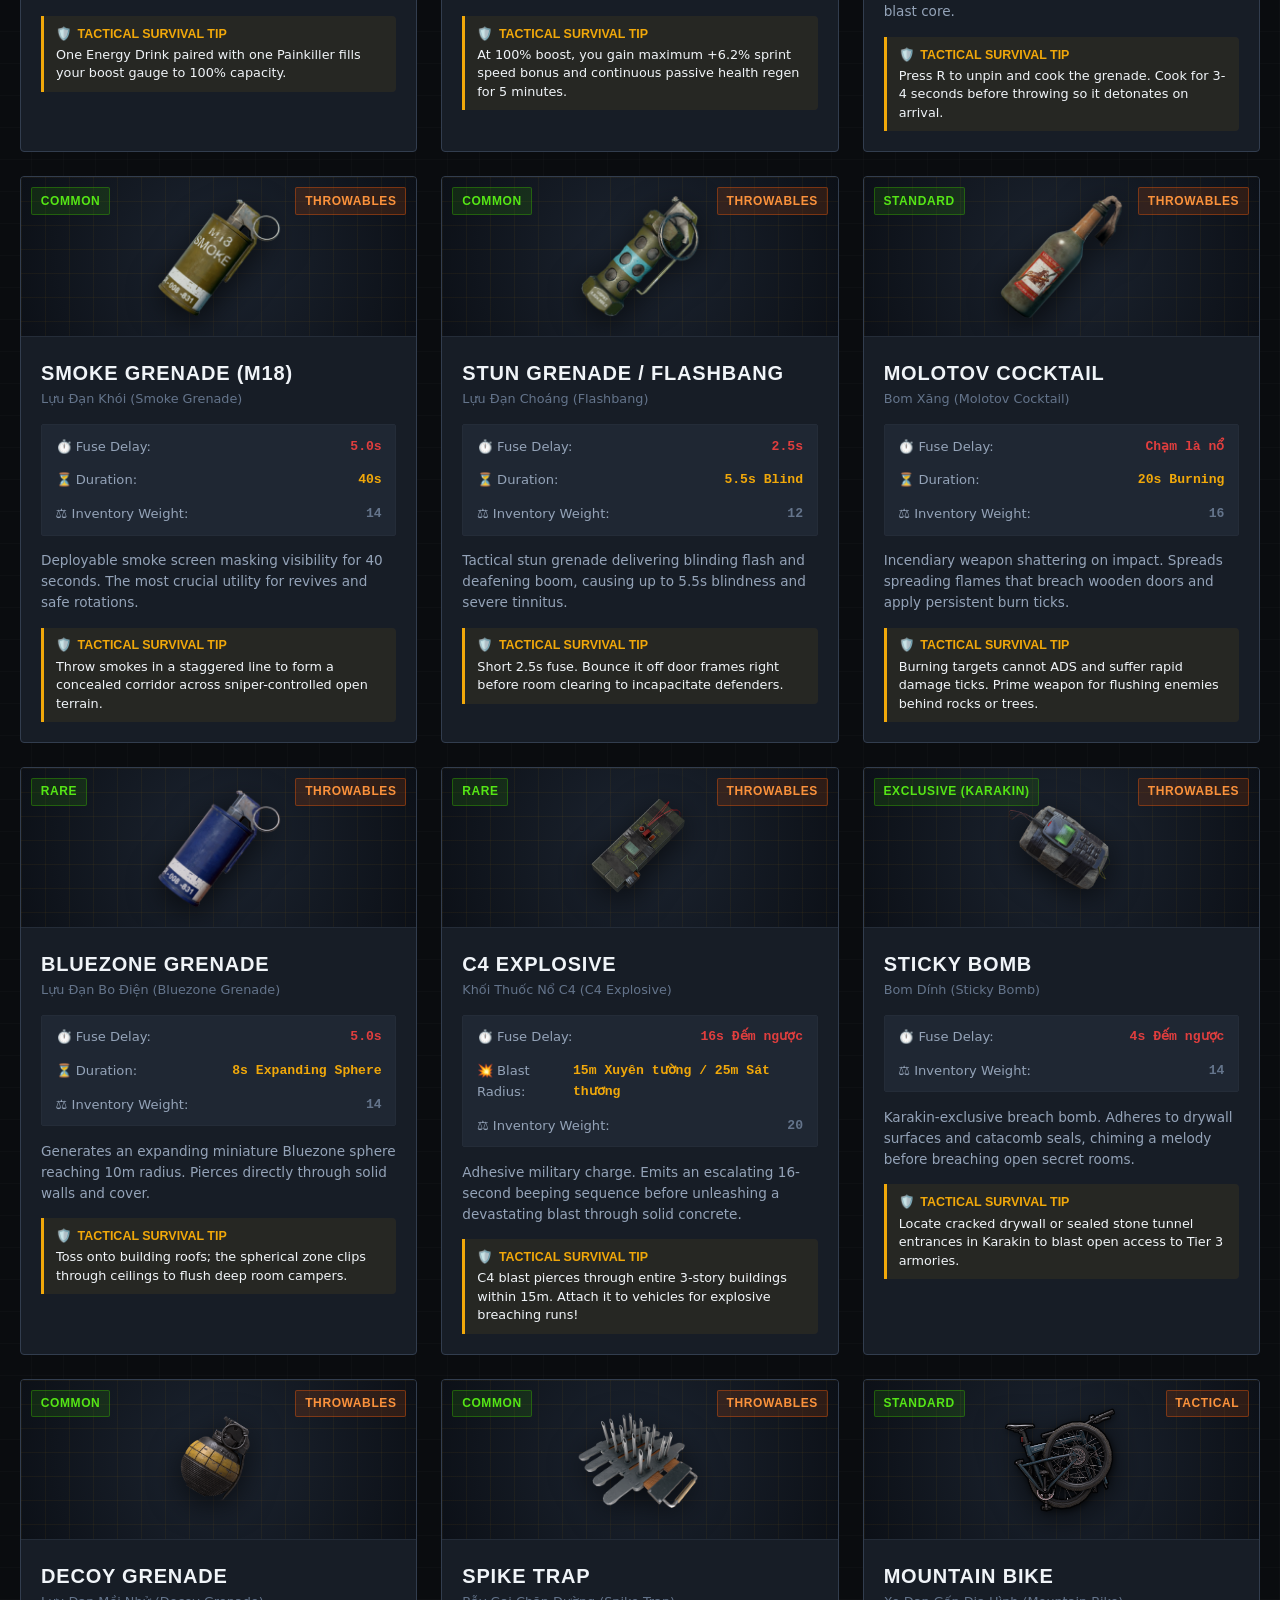
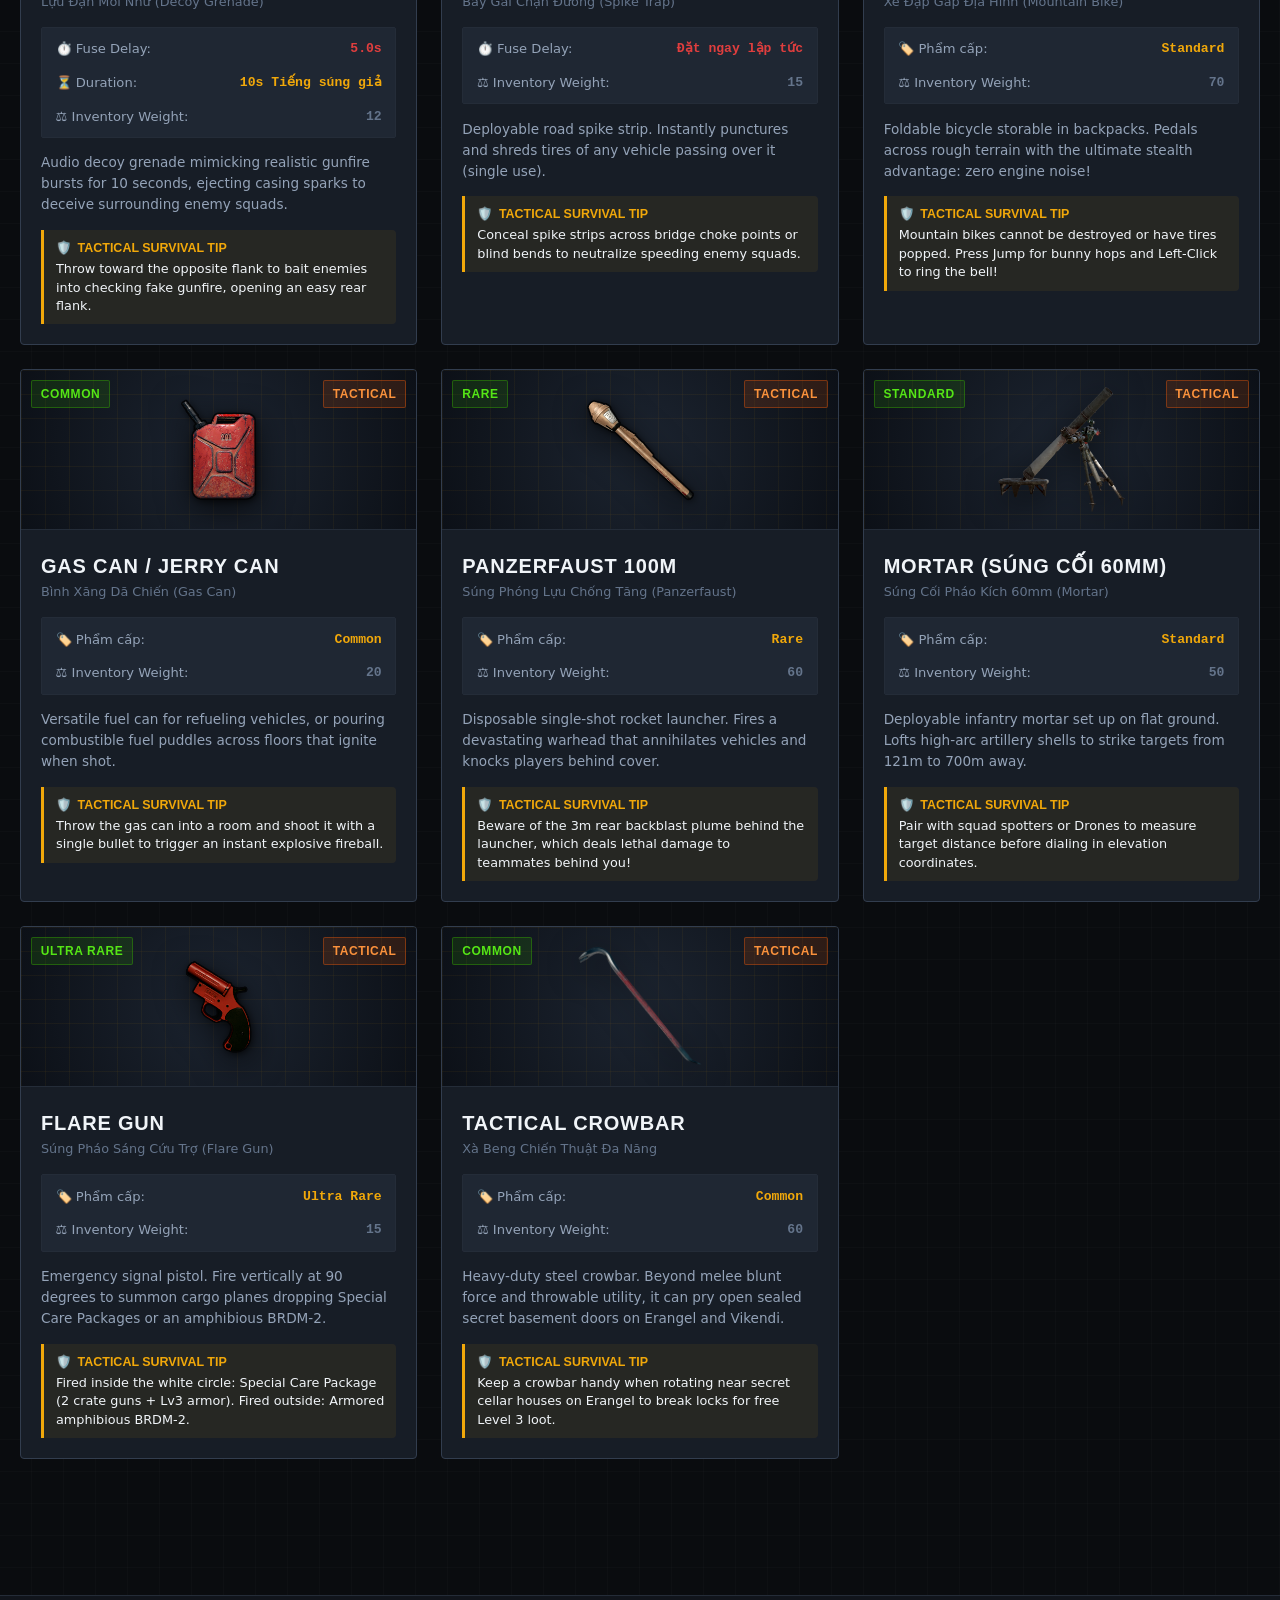
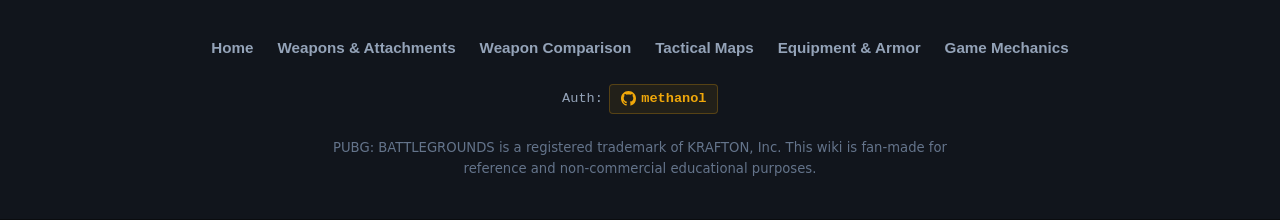
<file: equipment.html>
<!DOCTYPE html>
<html lang="vi">
<head>
  <meta charset="UTF-8" />
  <meta name="viewport" content="width=device-width, initial-scale=1.0" />
  <title>Trang Bị & Giáp Sinh Tồn PUBG PC | Mũ, Giáp, Ba Lô, Cứu Thương, Lựu Đạn & Khí Tài</title>
  <meta name="description" content="Khám phá toàn bộ 35 trang bị và giáp sinh tồn trong PUBG PC với hình ảnh thực tế từ game: Mũ 1-2-3, Giáp 1-2-3, Ba lô, Ghillie Suit, Vật phẩm hồi máu, Lựu đạn và Bảng tra cứu giảm sát thương Ballistic Defense Matrix." />
  <meta name="keywords" content="giáp pubg, mũ 3 pubg, spetsnaz helmet, jammer pack, balo pubg, med kit pubg, lựu đạn pubg, c4 pubg, pubg pc equipment" />
  <link rel="canonical" href="https://methanol-dev.github.io/pubg-pc-wiki/equipment.html" />
  <link rel="icon" type="image/svg+xml" href="assets/favicon.svg" />

  <!-- Open Graph -->
  <meta property="og:type" content="article" />
  <meta property="og:url" content="https://methanol-dev.github.io/pubg-pc-wiki/equipment.html" />
  <meta property="og:title" content="Trang Bị & Giáp Sinh Tồn PUBG PC | Authentic In-Game Gear Guide" />
  <meta property="og:description" content="Chỉ số độ bền, tỷ lệ giảm sát thương, trọng lượng balo và hình ảnh thực tế của 35 trang bị sinh tồn PUBG PC." />
  <meta property="og:site_name" content="PUBG PC Tactical Wiki" />
  <meta property="og:locale" content="vi_VN" />

  <!-- Schema.org JSON-LD -->
  <script type="application/ld+json">
  {
    "@context": "https://schema.org",
    "@type": "TechArticle",
    "headline": "PUBG PC Equipment, Armors & Healing Guide",
    "description": "Comprehensive defense, throwables and survival gear reference with authentic in-game assets for PUBG PC players."
  }
  </script>

  <meta http-equiv="Content-Security-Policy" content="default-src 'self'; style-src 'self' 'unsafe-inline' https://fonts.googleapis.com; font-src 'self' https://fonts.gstatic.com data:; img-src 'self' data: https:; script-src 'self' 'unsafe-inline'; connect-src 'self'; object-src 'none'; base-uri 'self';" />
  <meta http-equiv="X-Content-Type-Options" content="nosniff" />
  <meta name="referrer" content="strict-origin-when-cross-origin" />
  <link rel="preconnect" href="https://fonts.googleapis.com" />
  <link rel="preconnect" href="https://fonts.gstatic.com" crossorigin />
  <link href="https://fonts.googleapis.com/css2?family=Chakra+Petch:wght@500;600;700&family=Inter:wght@400;500;600;700&family=JetBrains+Mono:wght@500;700&family=Rajdhani:wght@500;600;700&display=swap" rel="stylesheet" />
  <link rel="stylesheet" href="css/main.css?v=2.3" />
  <link rel="stylesheet" href="css/components.css?v=2.3" />
  <link rel="stylesheet" href="css/equipment.css?v=2.3" />
</head>
<body>
  <!-- Header -->
  <header class="tactical-header">
    <div class="container header-inner">
      <a href="index.html" class="brand-logo">
        <span class="brand-badge">TACTICAL</span>
        PUBG <span class="brand-accent">HUB</span>
      </a>

      <nav>
        <ul class="nav-menu">
          <li><a href="index.html" class="nav-link" data-i18n="nav.home">Trang Chủ</a></li>
          <li><a href="weapons.html" class="nav-link" data-i18n="nav.weapons">Vũ Khí</a></li>
          <li><a href="compare.html" class="nav-link" data-i18n="nav.compare">So Sánh</a></li>
          <li><a href="maps.html" class="nav-link" data-i18n="nav.maps">Bản Đồ</a></li>
          <li><a href="equipment.html" class="nav-link active" data-i18n="nav.equipment">Trang Bị</a></li>
          <li><a href="mechanics.html" class="nav-link" data-i18n="nav.mechanics">Cơ Chế</a></li>
        </ul>
      </nav>

      <div class="header-actions">
        <div class="lang-switcher">
          <button class="lang-btn active" data-lang="vi" title="Tiếng Việt">
            <svg class="flag-icon" viewBox="0 0 30 20">
              <rect width="30" height="20" fill="#da251d"/>
              <polygon points="15,4 16.5,8.8 21.5,8.8 17.5,11.8 19,16.5 15,13.5 11,16.5 12.5,11.8 8.5,8.8 13.5,8.8" fill="#ffde00"/>
            </svg>
            <span>VN</span>
          </button>
          <button class="lang-btn" data-lang="en" title="English">
            <svg class="flag-icon" viewBox="0 0 60 30">
              <rect width="60" height="30" fill="#012169"/>
              <path d="M0 0 L60 30 M60 0 L0 30" stroke="#fff" stroke-width="6"/>
              <path d="M0 0 L60 30 M60 0 L0 30" stroke="#C8102E" stroke-width="3.5"/>
              <path d="M30 0 v30 M0 15 h60" stroke="#fff" stroke-width="10"/>
              <path d="M30 0 v30 M0 15 h60" stroke="#C8102E" stroke-width="6"/>
            </svg>
            <span>EN</span>
          </button>
        </div>
        <button class="mobile-toggle" id="mobileMenuToggle" aria-label="Menu">
          <span></span><span></span><span></span>
        </button>
      </div>
    </div>
  </header>

  <!-- Mobile Drawer -->
  <div class="mobile-drawer" id="mobileDrawer">
    <a href="index.html" class="nav-link" data-i18n="nav.home">Trang Chủ</a>
    <a href="weapons.html" class="nav-link" data-i18n="nav.weapons">Vũ Khí & Phụ Kiện</a>
    <a href="compare.html" class="nav-link" data-i18n="nav.compare">So Sánh Vũ Khí</a>
    <a href="maps.html" class="nav-link" data-i18n="nav.maps">Bản Đồ Chiến Thuật</a>
    <a href="equipment.html" class="nav-link active" data-i18n="nav.equipment">Trang Bị & Giáp</a>
    <a href="mechanics.html" class="nav-link" data-i18n="nav.mechanics">Cơ Chế Game</a>
  </div>

  <!-- Main Content -->
  <main class="container" style="padding-top: 2rem; padding-bottom: 3.5rem;">
    <!-- Page Header -->
    <div>
      <div class="sys-tag">LOGISTICS // SURVIVAL GEAR & BALLISTIC DEFENSE</div>
      <h1 style="font-family: var(--font-display); font-size: 2.4rem; font-weight: 700; text-transform: uppercase; letter-spacing: 0.05em; color: var(--text-primary); margin-top: 0.25rem;">
        <span style="color: var(--pubg-gold);">TRANG BỊ</span> SINH TỒN & GIÁP
      </h1>
      <p style="color: var(--text-secondary); font-size: 1.05rem;" data-i18n="equipment_page.subtitle">
        Hệ thống Mũ, Giáp, Ba lô, Vật phẩm hồi phục và Trang bị chiến thuật
      </p>
    </div>

    <!-- 1. Controls, Search & Filter Panel -->
    <div class="equip-controls-panel">
      <!-- Search & Level Filter -->
      <div class="equip-search-row">
        <div class="equip-search-input-wrapper">
          <span class="equip-search-icon">🔍</span>
          <input
            type="text"
            id="equipSearchInput"
            class="equip-search-input"
            placeholder="Tìm nhanh trang bị, mũ, giáp, lựu đạn..."
            data-i18n-placeholder="equipment_page.search_placeholder"
            autocomplete="off"
          />
        </div>

        <div class="equip-level-filters">
          <button class="level-filter-btn active" data-level="all">Tất Cả Cấp</button>
          <button class="level-filter-btn" data-level="1">Cấp 1</button>
          <button class="level-filter-btn" data-level="2">Cấp 2</button>
          <button class="level-filter-btn" data-level="3">Cấp 3</button>
          <button class="level-filter-btn" data-level="airdrop">Airdrop</button>
        </div>
      </div>

      <!-- Category Tabs Bar -->
      <div class="equip-category-bar" id="equipCategoryBar">
        <!-- Rendered dynamically by js/equipment.js -->
      </div>
    </div>

    <!-- 2. Ballistic Defense Matrix (Damage Reduction Calculator) -->
    <section class="defense-matrix-card">
      <div class="matrix-header">
        <div class="matrix-title">
          <span>🛡️</span> <span data-i18n="equipment_page.defense_matrix_title">Bảng Tra Cứu Giảm Sát Thương Chống Đạn (Ballistic Defense Matrix)</span>
        </div>

        <div class="matrix-weapon-select">
          <span style="font-family: var(--font-mono); font-size: 0.85rem; color: var(--text-secondary);" data-i18n="equipment_page.select_weapon_compare">Vũ khí đối chiếu:</span>
          <select id="matrixWeaponSelect" class="matrix-select-box">
            <option value="m416">M416 (5.56mm AR)</option>
            <option value="beryl">Beryl M762 (7.62mm AR)</option>
            <option value="kar98k">Kar98k (7.62mm SR)</option>
            <option value="m24">M24 (7.62mm SR)</option>
            <option value="awm">AWM (.300 Magnum SR)</option>
            <option value="sks">SKS (7.62mm DMR)</option>
            <option value="mini14">Mini14 (5.56mm DMR)</option>
            <option value="vector">Vector (9mm SMG)</option>
            <option value="dbs">DBS (12 Gauge Shotgun)</option>
          </select>
        </div>
      </div>

      <div class="matrix-table-wrapper">
        <table class="matrix-table">
          <thead>
            <tr>
              <th style="text-align: left;">Cấp Độ Phòng Thủ (Armor Tier)</th>
              <th>Sát Thương Đầu (Head Dmg)</th>
              <th data-i18n="equipment_page.headshot_ttk">Bắn Đầu Để Gục</th>
              <th>Sát Thương Thân (Torso Dmg)</th>
              <th data-i18n="equipment_page.chest_ttk">Bắn Thân Để Gục</th>
            </tr>
          </thead>
          <tbody id="matrixTableBody">
            <!-- Rendered dynamically by js/equipment.js -->
          </tbody>
        </table>
      </div>
    </section>

    <!-- 3. Equipment Cards Grid -->
    <div class="equipment-grid-container" id="equipmentGridContainer">
      <!-- Rendered dynamically by js/equipment.js -->
    </div>
  </main>

  <!-- Footer -->
  <footer class="tactical-footer">
    <div class="container footer-inner">
      <ul class="footer-links">
        <li><a href="index.html" data-i18n="nav.home">Trang Chủ</a></li>
        <li><a href="weapons.html" data-i18n="nav.weapons">Vũ Khí</a></li>
        <li><a href="compare.html" data-i18n="nav.compare">So Sánh</a></li>
        <li><a href="maps.html" data-i18n="nav.maps">Bản Đồ</a></li>
        <li><a href="equipment.html" data-i18n="nav.equipment">Trang Bị</a></li>
        <li><a href="mechanics.html" data-i18n="nav.mechanics">Cơ Chế</a></li>
      </ul>
      <p class="footer-author">
        Auth: <a href="https://github.com/methanol-dev" target="_blank" rel="noopener noreferrer" class="footer-author-link" title="GitHub: methanol-dev">
          <svg class="github-icon" viewBox="0 0 24 24" width="15" height="15" fill="currentColor">
            <path d="M12 0C5.37 0 0 5.37 0 12c0 5.31 3.435 9.795 8.205 11.385.6.105.825-.255.825-.57 0-.285-.015-1.23-.015-2.235-3.015.555-3.795-.735-4.035-1.41-.135-.345-.72-1.41-1.23-1.695-.42-.225-1.02-.78-.015-.795.945-.015 1.62.87 1.845 1.23 1.08 1.815 2.805 1.305 3.495.99.105-.78.42-1.305.765-1.605-2.67-.3-5.46-1.335-5.46-5.925 0-1.305.465-2.385 1.23-3.225-.12-.3-.54-1.53.12-3.18 0 0 1.005-.315 3.3 1.23.96-.27 1.98-.405 3-.405s2.04.135 3 .405c2.295-1.56 3.3-1.23 3.3-1.23.66 1.65.24 2.88.12 3.18.765.84 1.23 1.905 1.23 3.225 0 4.605-2.805 5.625-5.475 5.925.435.375.81 1.095.81 2.22 0 1.605-.015 2.895-.015 3.3 0 .315.225.69.825.57A12.02 12.02 0 0024 12c0-6.63-5.37-12-12-12z"/>
          </svg>
          methanol
        </a>
      </p>
      <p class="footer-disclaimer" data-i18n="site.footer_text">
        PUBG: BATTLEGROUNDS là thương hiệu đã đăng ký của KRAFTON, Inc. Trang web này được xây dựng bởi cộng đồng vì mục đích tham khảo và phi thương mại.
      </p>
    </div>
  </footer>

  <!-- Scripts -->
  <script src="js/i18n.js"></script>
  <script src="js/data-loader.js"></script>
  <script src="js/main.js"></script>
  <script src="js/equipment.js"></script>
</body>
</html>
</file>
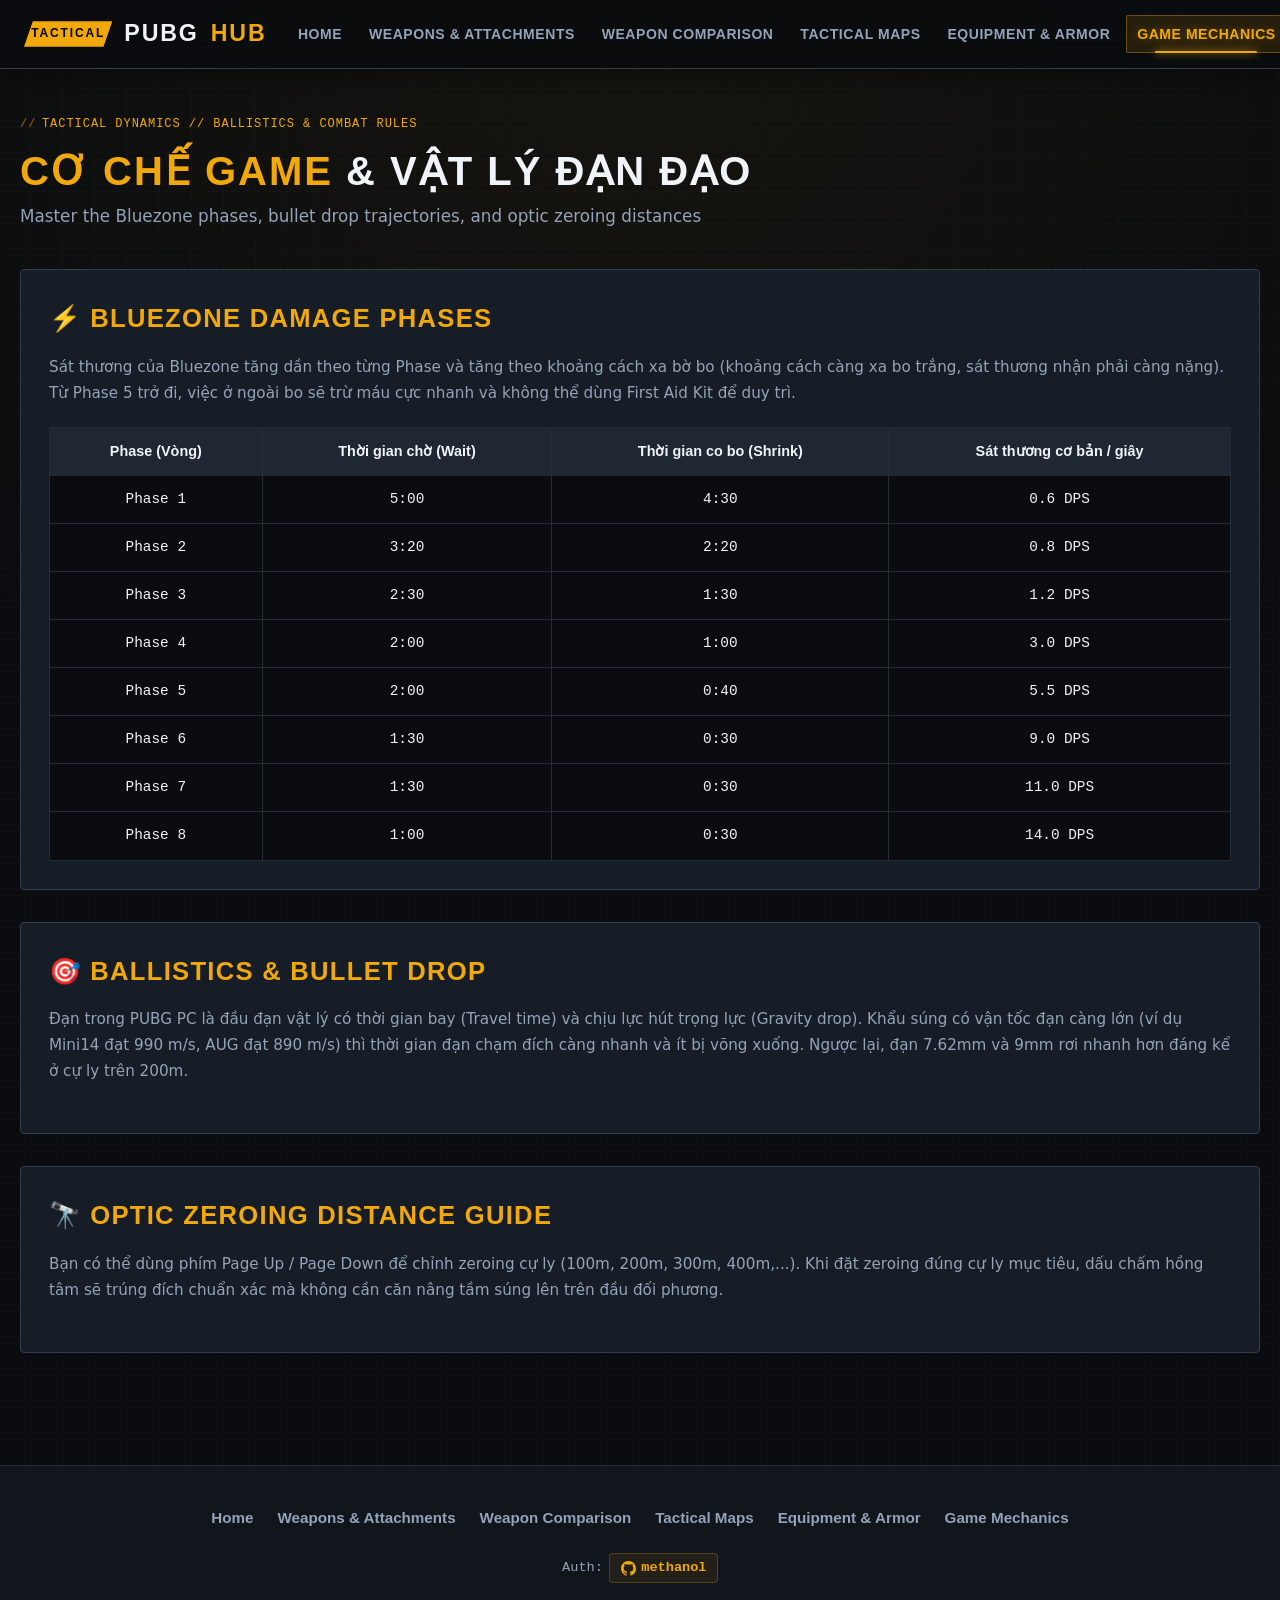
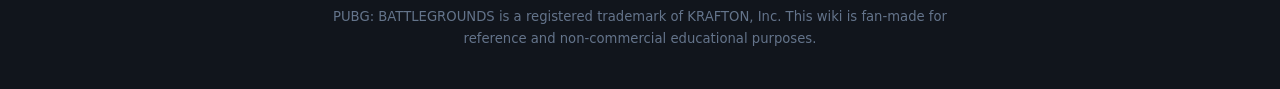
<file: mechanics.html>
<!DOCTYPE html>
<html lang="vi">
<head>
  <meta charset="UTF-8" />
  <meta name="viewport" content="width=device-width, initial-scale=1.0" />
  <title>Cơ Chế Game & Vật Lý Đạn Đạo PUBG PC | Sát Thương Bo Điện & Zeroing</title>
  <meta name="description" content="Nắm vững quy luật sát thương vòng bo Bluezone từng phase, thời gian co bo, vật lý rơi đạn và kỹ thuật căn chỉnh thước ngắm zeroing trong PUBG PC." />
  <meta name="keywords" content="vòng bo pubg, sát thương bluezone pubg, độ rơi đạn pubg, zeroing distance pubg, mẹo chiến thuật pubg" />
  <link rel="canonical" href="https://methanol-dev.github.io/pubg-pc-wiki/mechanics.html" />
  <link rel="icon" type="image/svg+xml" href="assets/favicon.svg" />

  <!-- Open Graph -->
  <meta property="og:type" content="article" />
  <meta property="og:url" content="https://methanol-dev.github.io/pubg-pc-wiki/mechanics.html" />
  <meta property="og:title" content="Cơ Chế Game & Vật Lý Đạn Đạo PUBG PC | Sát Thương Bo Điện & Zeroing" />
  <meta property="og:description" content="Nắm vững quy luật sát thương vòng bo Bluezone từng phase, thời gian co bo, vật lý rơi đạn và kỹ thuật căn chỉnh thước ngắm zeroing trong PUBG PC." />
  <meta property="og:site_name" content="PUBG PC Tactical Wiki" />
  <meta property="og:locale" content="vi_VN" />

  <!-- Schema.org JSON-LD -->
  <script type="application/ld+json">
  {
    "@context": "https://schema.org",
    "@type": "TechArticle",
    "headline": "PUBG PC Game Mechanics, Ballistics & Bluezone Guide",
    "description": "Comprehensive guide on Bluezone damage phases, bullet drop physics, and optic zeroing for PUBG PC."
  }
  </script>

  <meta http-equiv="Content-Security-Policy" content="default-src 'self'; style-src 'self' 'unsafe-inline' https://fonts.googleapis.com; font-src 'self' https://fonts.gstatic.com data:; img-src 'self' data: https:; script-src 'self' 'unsafe-inline'; connect-src 'self'; object-src 'none'; base-uri 'self';" />
  <meta http-equiv="X-Content-Type-Options" content="nosniff" />
  <meta name="referrer" content="strict-origin-when-cross-origin" />
  <link rel="preconnect" href="https://fonts.googleapis.com" />
  <link rel="preconnect" href="https://fonts.gstatic.com" crossorigin />
  <link href="https://fonts.googleapis.com/css2?family=Chakra+Petch:wght@500;600;700&family=Inter:wght@400;500;600;700&family=JetBrains+Mono:wght@500;700&family=Rajdhani:wght@500;600;700&display=swap" rel="stylesheet" />
  <link rel="stylesheet" href="css/main.css?v=2.2" />
  <link rel="stylesheet" href="css/components.css?v=2.2" />
  <style>
    .mechanic-article {
      background: var(--bg-surface);
      border: 1px solid var(--border-tactical);
      border-radius: var(--radius-md);
      padding: 1.75rem;
      margin-bottom: 2rem;
    }
    .article-title {
      font-family: var(--font-display);
      font-size: 1.6rem;
      font-weight: 700;
      color: var(--pubg-gold);
      text-transform: uppercase;
      letter-spacing: 0.05em;
      margin-bottom: 1rem;
      display: flex;
      align-items: center;
      gap: 0.5rem;
    }
    .article-text {
      font-size: 0.95rem;
      color: var(--text-secondary);
      line-height: 1.7;
      margin-bottom: 1.25rem;
    }
    .zone-table {
      width: 100%;
      border-collapse: collapse;
      font-size: 0.9rem;
    }
    .zone-table th, .zone-table td {
      padding: 0.75rem 1rem;
      border: 1px solid var(--border-subtle);
      text-align: center;
    }
    .zone-table th {
      background: var(--bg-surface-elevated);
      font-family: var(--font-display);
      font-weight: 700;
      color: var(--text-primary);
    }
    .zone-table td {
      background: var(--bg-primary);
      font-family: var(--font-mono);
    }
  </style>
</head>
<body>
  <!-- Header -->
  <header class="tactical-header">
    <div class="container header-inner">
      <a href="index.html" class="brand-logo">
        <span class="brand-badge">TACTICAL</span>
        PUBG <span class="brand-accent">HUB</span>
      </a>

      <nav>
        <ul class="nav-menu">
          <li><a href="index.html" class="nav-link" data-i18n="nav.home">Trang Chủ</a></li>
          <li><a href="weapons.html" class="nav-link" data-i18n="nav.weapons">Vũ Khí</a></li>
          <li><a href="compare.html" class="nav-link" data-i18n="nav.compare">So Sánh</a></li>
          <li><a href="maps.html" class="nav-link" data-i18n="nav.maps">Bản Đồ</a></li>
          <li><a href="equipment.html" class="nav-link" data-i18n="nav.equipment">Trang Bị</a></li>
          <li><a href="mechanics.html" class="nav-link active" data-i18n="nav.mechanics">Cơ Chế</a></li>
        </ul>
      </nav>

      <div class="header-actions">
        <div class="lang-switcher">
          <button class="lang-btn active" data-lang="vi" title="Tiếng Việt">
            <svg class="flag-icon" viewBox="0 0 30 20">
              <rect width="30" height="20" fill="#da251d"/>
              <polygon points="15,4 16.5,8.8 21.5,8.8 17.5,11.8 19,16.5 15,13.5 11,16.5 12.5,11.8 8.5,8.8 13.5,8.8" fill="#ffde00"/>
            </svg>
            <span>VN</span>
          </button>
          <button class="lang-btn" data-lang="en" title="English">
            <svg class="flag-icon" viewBox="0 0 60 30">
              <rect width="60" height="30" fill="#012169"/>
              <path d="M0 0 L60 30 M60 0 L0 30" stroke="#fff" stroke-width="6"/>
              <path d="M0 0 L60 30 M60 0 L0 30" stroke="#C8102E" stroke-width="3.5"/>
              <path d="M30 0 v30 M0 15 h60" stroke="#fff" stroke-width="10"/>
              <path d="M30 0 v30 M0 15 h60" stroke="#C8102E" stroke-width="6"/>
            </svg>
            <span>EN</span>
          </button>
        </div>
        <button class="mobile-toggle" id="mobileMenuToggle" aria-label="Menu">
          <span></span><span></span><span></span>
        </button>
      </div>
    </div>
  </header>

  <!-- Mobile Drawer -->
  <div class="mobile-drawer" id="mobileDrawer">
    <a href="index.html" class="nav-link" data-i18n="nav.home">Trang Chủ</a>
    <a href="weapons.html" class="nav-link" data-i18n="nav.weapons">Vũ Khí & Phụ Kiện</a>
    <a href="compare.html" class="nav-link" data-i18n="nav.compare">So Sánh Vũ Khí</a>
    <a href="maps.html" class="nav-link" data-i18n="nav.maps">Bản Đồ Chiến Thuật</a>
    <a href="equipment.html" class="nav-link" data-i18n="nav.equipment">Trang Bị & Giáp</a>
    <a href="mechanics.html" class="nav-link active" data-i18n="nav.mechanics">Cơ Chế Game</a>
  </div>

  <!-- Main Content -->
  <main class="container" style="padding-top: 2.5rem;">
    <div>
      <div class="sys-tag">TACTICAL DYNAMICS // BALLISTICS & COMBAT RULES</div>
      <h1 style="font-family: var(--font-display); font-size: 2.5rem; font-weight: 700; text-transform: uppercase; letter-spacing: 0.05em; color: var(--text-primary); margin-top: 0.25rem;">
        <span style="color: var(--pubg-gold);">CƠ CHẾ GAME</span> & VẬT LÝ ĐẠN ĐẠO
      </h1>
      <p style="color: var(--text-secondary); font-size: 1.05rem;" data-i18n="mechanics_page.subtitle">
        Nắm vững quy luật vòng bo Bluezone, độ rơi đạn và các kỹ thuật căn chỉnh ống ngắm
      </p>
    </div>

    <!-- Bluezone Table -->
    <article class="mechanic-article" style="margin-top: 2.5rem;">
      <h2 class="article-title">
        ⚡ <span data-i18n="mechanics_page.bluezone_title">Quy Luật Sát Thương Bo Điện (Bluezone)</span>
      </h2>
      <p class="article-text">
        Sát thương của Bluezone tăng dần theo từng Phase và tăng theo khoảng cách xa bờ bo (khoảng cách càng xa bo trắng, sát thương nhận phải càng nặng). Từ Phase 5 trở đi, việc ở ngoài bo sẽ trừ máu cực nhanh và không thể dùng First Aid Kit để duy trì.
      </p>

      <div style="overflow-x: auto;">
        <table class="zone-table">
          <thead>
            <tr>
              <th>Phase (Vòng)</th>
              <th>Thời gian chờ (Wait)</th>
              <th>Thời gian co bo (Shrink)</th>
              <th>Sát thương cơ bản / giây</th>
            </tr>
          </thead>
          <tbody>
            <tr><td>Phase 1</td><td>5:00</td><td>4:30</td><td>0.6 DPS</td></tr>
            <tr><td>Phase 2</td><td>3:20</td><td>2:20</td><td>0.8 DPS</td></tr>
            <tr><td>Phase 3</td><td>2:30</td><td>1:30</td><td>1.2 DPS</td></tr>
            <tr><td>Phase 4</td><td>2:00</td><td>1:00</td><td>3.0 DPS</td></tr>
            <tr><td>Phase 5</td><td>2:00</td><td>0:40</td><td>5.5 DPS</td></tr>
            <tr><td>Phase 6</td><td>1:30</td><td>0:30</td><td>9.0 DPS</td></tr>
            <tr><td>Phase 7</td><td>1:30</td><td>0:30</td><td>11.0 DPS</td></tr>
            <tr><td>Phase 8</td><td>1:00</td><td>0:30</td><td>14.0 DPS</td></tr>
          </tbody>
        </table>
      </div>
    </article>

    <!-- Ballistics & Bullet Drop -->
    <article class="mechanic-article">
      <h2 class="article-title">
        🎯 <span data-i18n="mechanics_page.ballistics_title">Vật Lý Đạn Đạo & Độ Rơi (Bullet Drop)</span>
      </h2>
      <p class="article-text">
        Đạn trong PUBG PC là đầu đạn vật lý có thời gian bay (Travel time) và chịu lực hút trọng lực (Gravity drop). Khẩu súng có vận tốc đạn càng lớn (ví dụ Mini14 đạt 990 m/s, AUG đạt 890 m/s) thì thời gian đạn chạm đích càng nhanh và ít bị võng xuống. Ngược lại, đạn 7.62mm và 9mm rơi nhanh hơn đáng kể ở cự ly trên 200m.
      </p>
    </article>

    <!-- Zeroing Distance -->
    <article class="mechanic-article">
      <h2 class="article-title">
        🔭 <span data-i18n="mechanics_page.zeroing_title">Căn Chỉnh Thước Ngắm (Zeroing Distance)</span>
      </h2>
      <p class="article-text">
        Bạn có thể dùng phím Page Up / Page Down để chỉnh zeroing cự ly (100m, 200m, 300m, 400m,...). Khi đặt zeroing đúng cự ly mục tiêu, dấu chấm hồng tâm sẽ trúng đích chuẩn xác mà không cần căn nâng tầm súng lên trên đầu đối phương.
      </p>
    </article>
  </main>

  <!-- Footer -->
  <footer class="tactical-footer">
    <div class="container footer-inner">
      <ul class="footer-links">
        <li><a href="index.html" data-i18n="nav.home">Trang Chủ</a></li>
        <li><a href="weapons.html" data-i18n="nav.weapons">Vũ Khí</a></li>
        <li><a href="compare.html" data-i18n="nav.compare">So Sánh</a></li>
        <li><a href="maps.html" data-i18n="nav.maps">Bản Đồ</a></li>
        <li><a href="equipment.html" data-i18n="nav.equipment">Trang Bị</a></li>
        <li><a href="mechanics.html" data-i18n="nav.mechanics">Cơ Chế</a></li>
      </ul>
      <p class="footer-author">
        Auth: <a href="https://github.com/methanol-dev" target="_blank" rel="noopener noreferrer" class="footer-author-link" title="GitHub: methanol-dev">
          <svg class="github-icon" viewBox="0 0 24 24" width="15" height="15" fill="currentColor">
            <path d="M12 0C5.37 0 0 5.37 0 12c0 5.31 3.435 9.795 8.205 11.385.6.105.825-.255.825-.57 0-.285-.015-1.23-.015-2.235-3.015.555-3.795-.735-4.035-1.41-.135-.345-.72-1.41-1.23-1.695-.42-.225-1.02-.78-.015-.795.945-.015 1.62.87 1.845 1.23 1.08 1.815 2.805 1.305 3.495.99.105-.78.42-1.305.765-1.605-2.67-.3-5.46-1.335-5.46-5.925 0-1.305.465-2.385 1.23-3.225-.12-.3-.54-1.53.12-3.18 0 0 1.005-.315 3.3 1.23.96-.27 1.98-.405 3-.405s2.04.135 3 .405c2.295-1.56 3.3-1.23 3.3-1.23.66 1.65.24 2.88.12 3.18.765.84 1.23 1.905 1.23 3.225 0 4.605-2.805 5.625-5.475 5.925.435.375.81 1.095.81 2.22 0 1.605-.015 2.895-.015 3.3 0 .315.225.69.825.57A12.02 12.02 0 0024 12c0-6.63-5.37-12-12-12z"/>
          </svg>
          methanol
        </a>
      </p>
      <p class="footer-disclaimer" data-i18n="site.footer_text">
        PUBG: BATTLEGROUNDS là thương hiệu đã đăng ký của KRAFTON, Inc. Trang web này được xây dựng bởi cộng đồng vì mục đích tham khảo và phi thương mại.
      </p>
    </div>
  </footer>

  <!-- Scripts -->
  <script src="js/i18n.js"></script>
  <script src="js/main.js"></script>
</body>
</html>
</file>
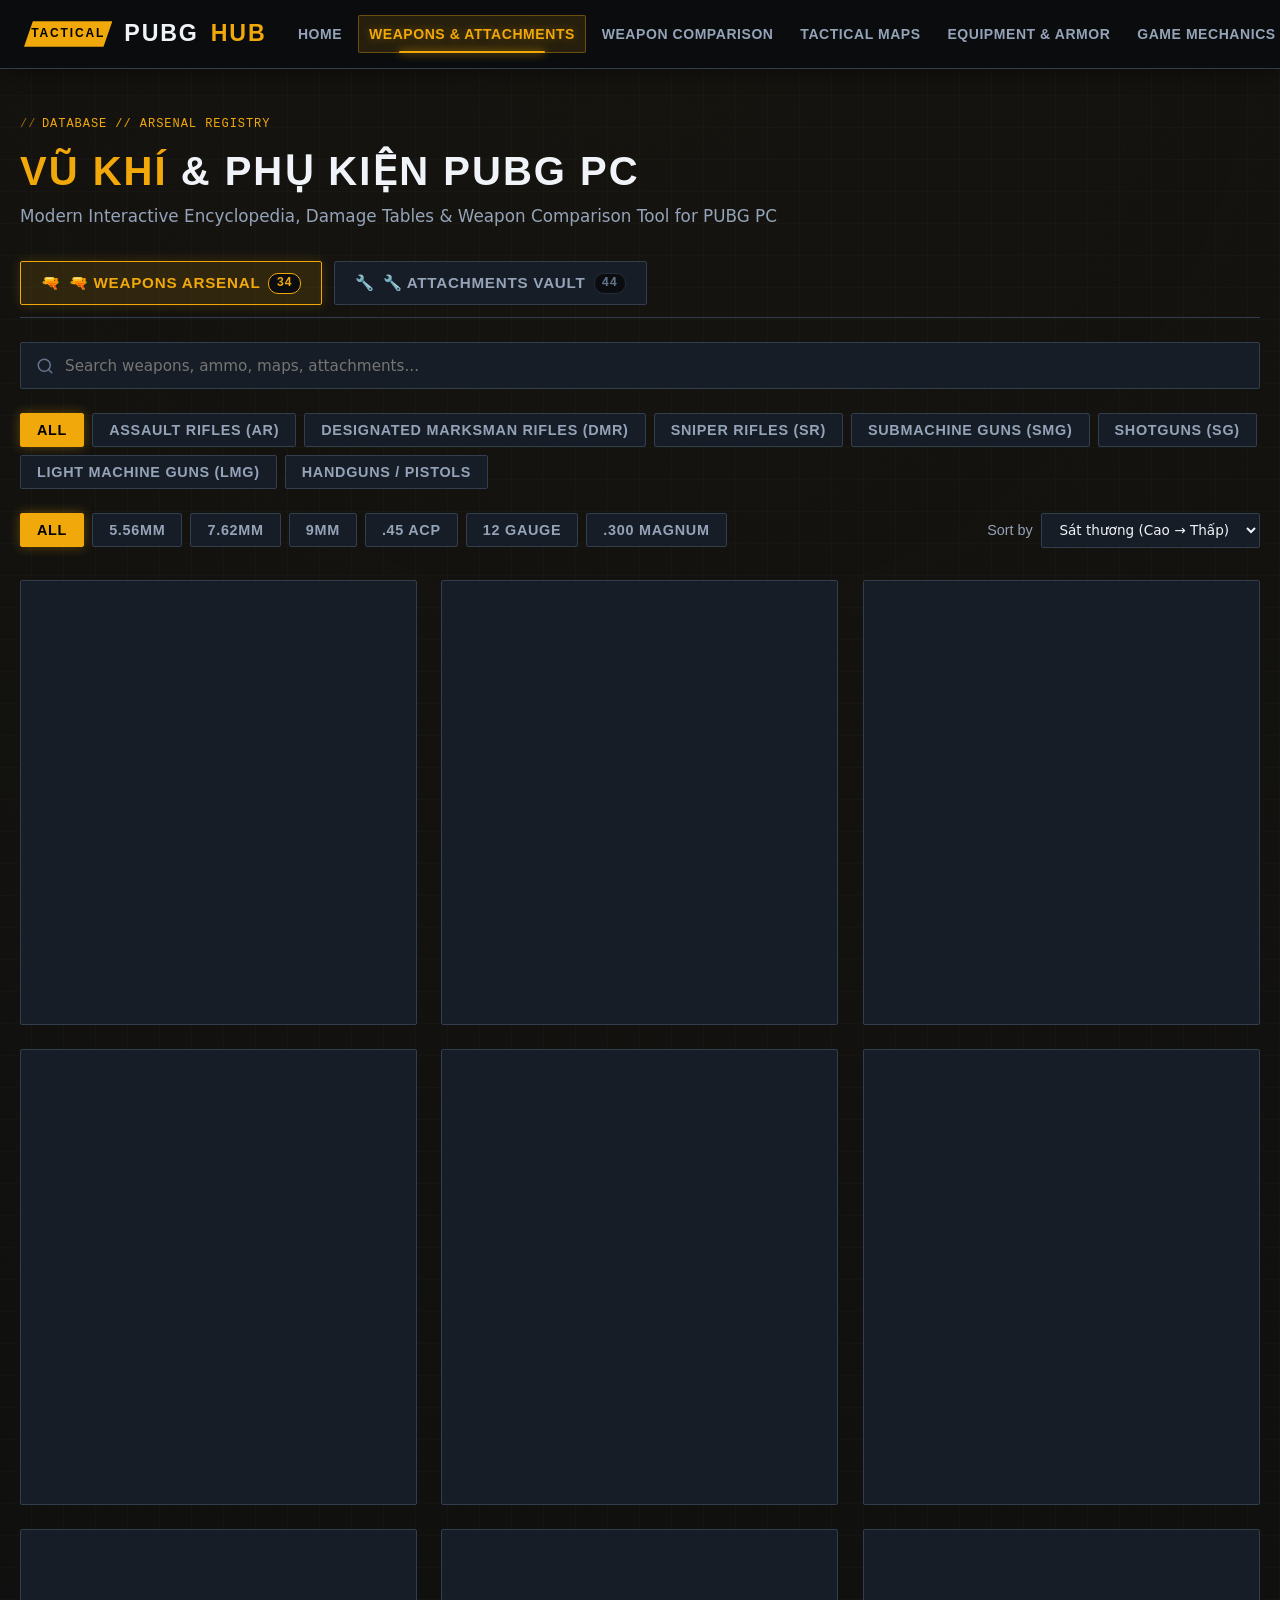
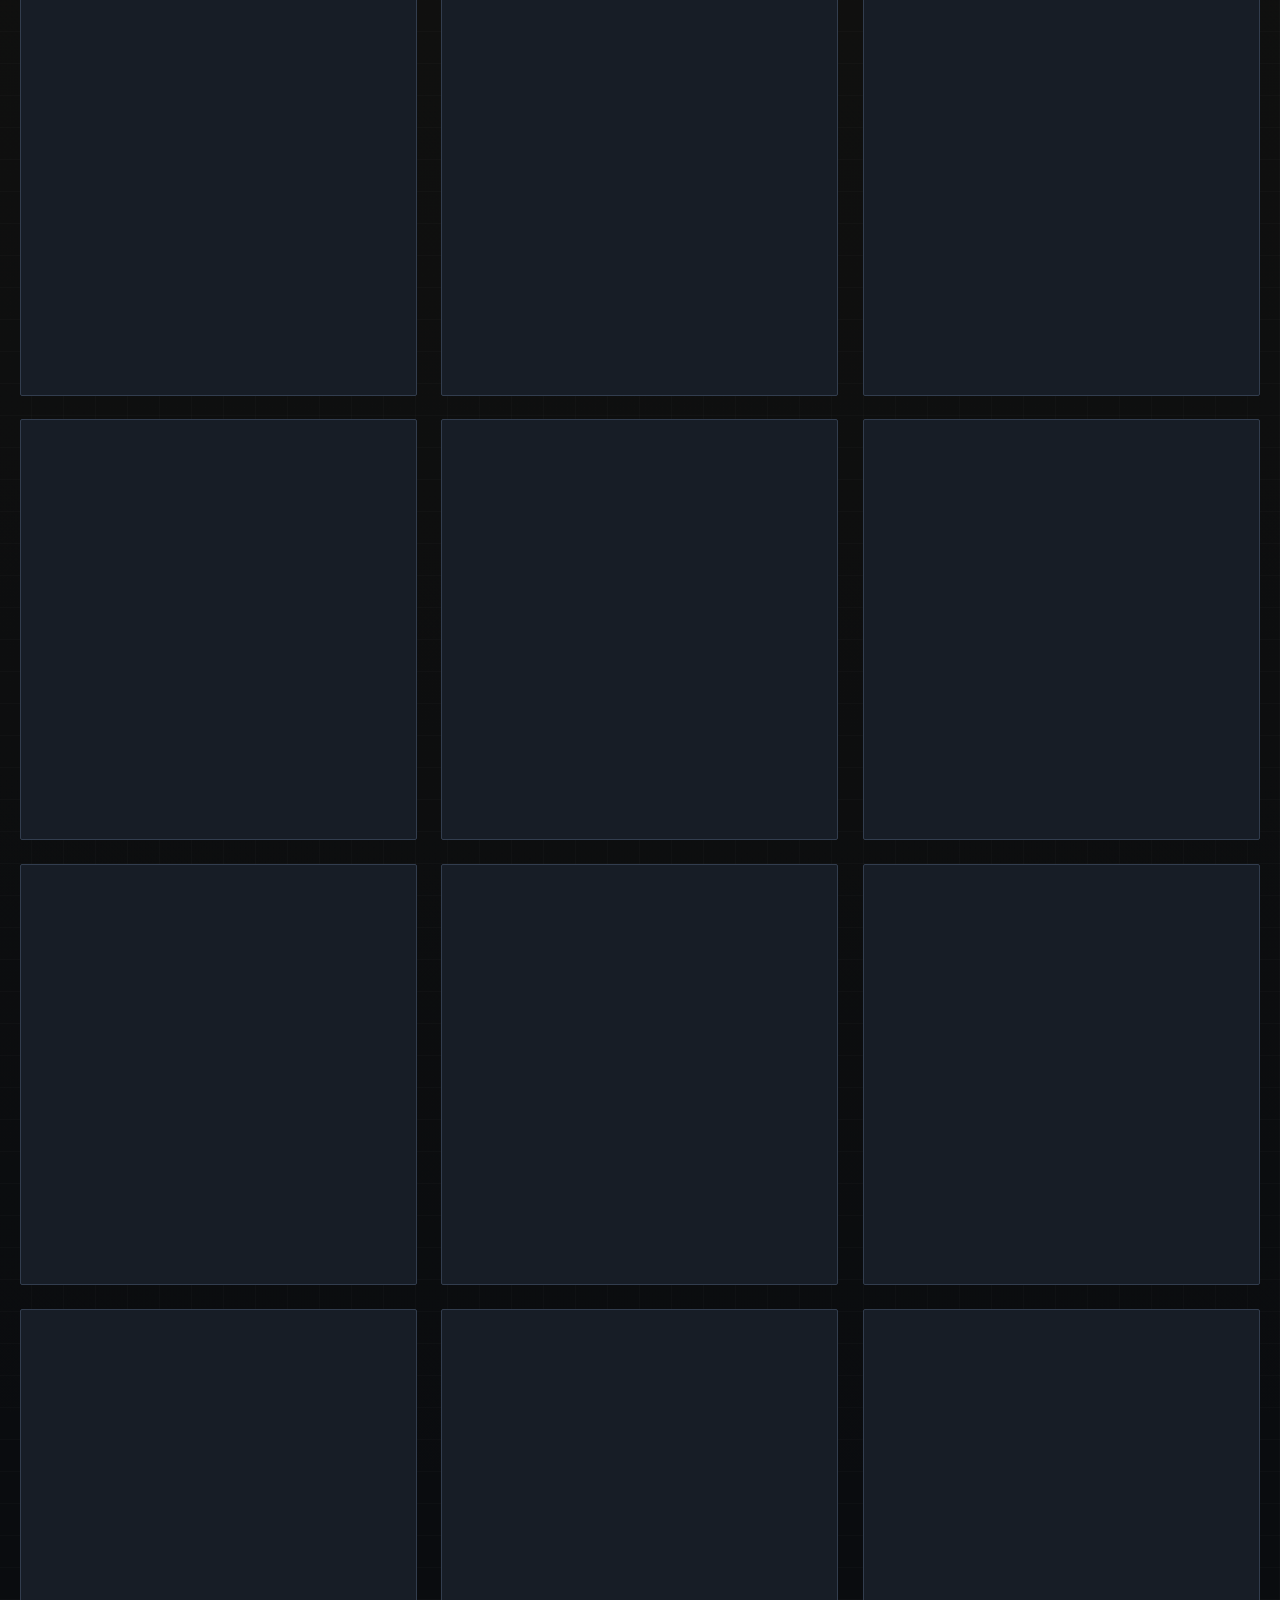
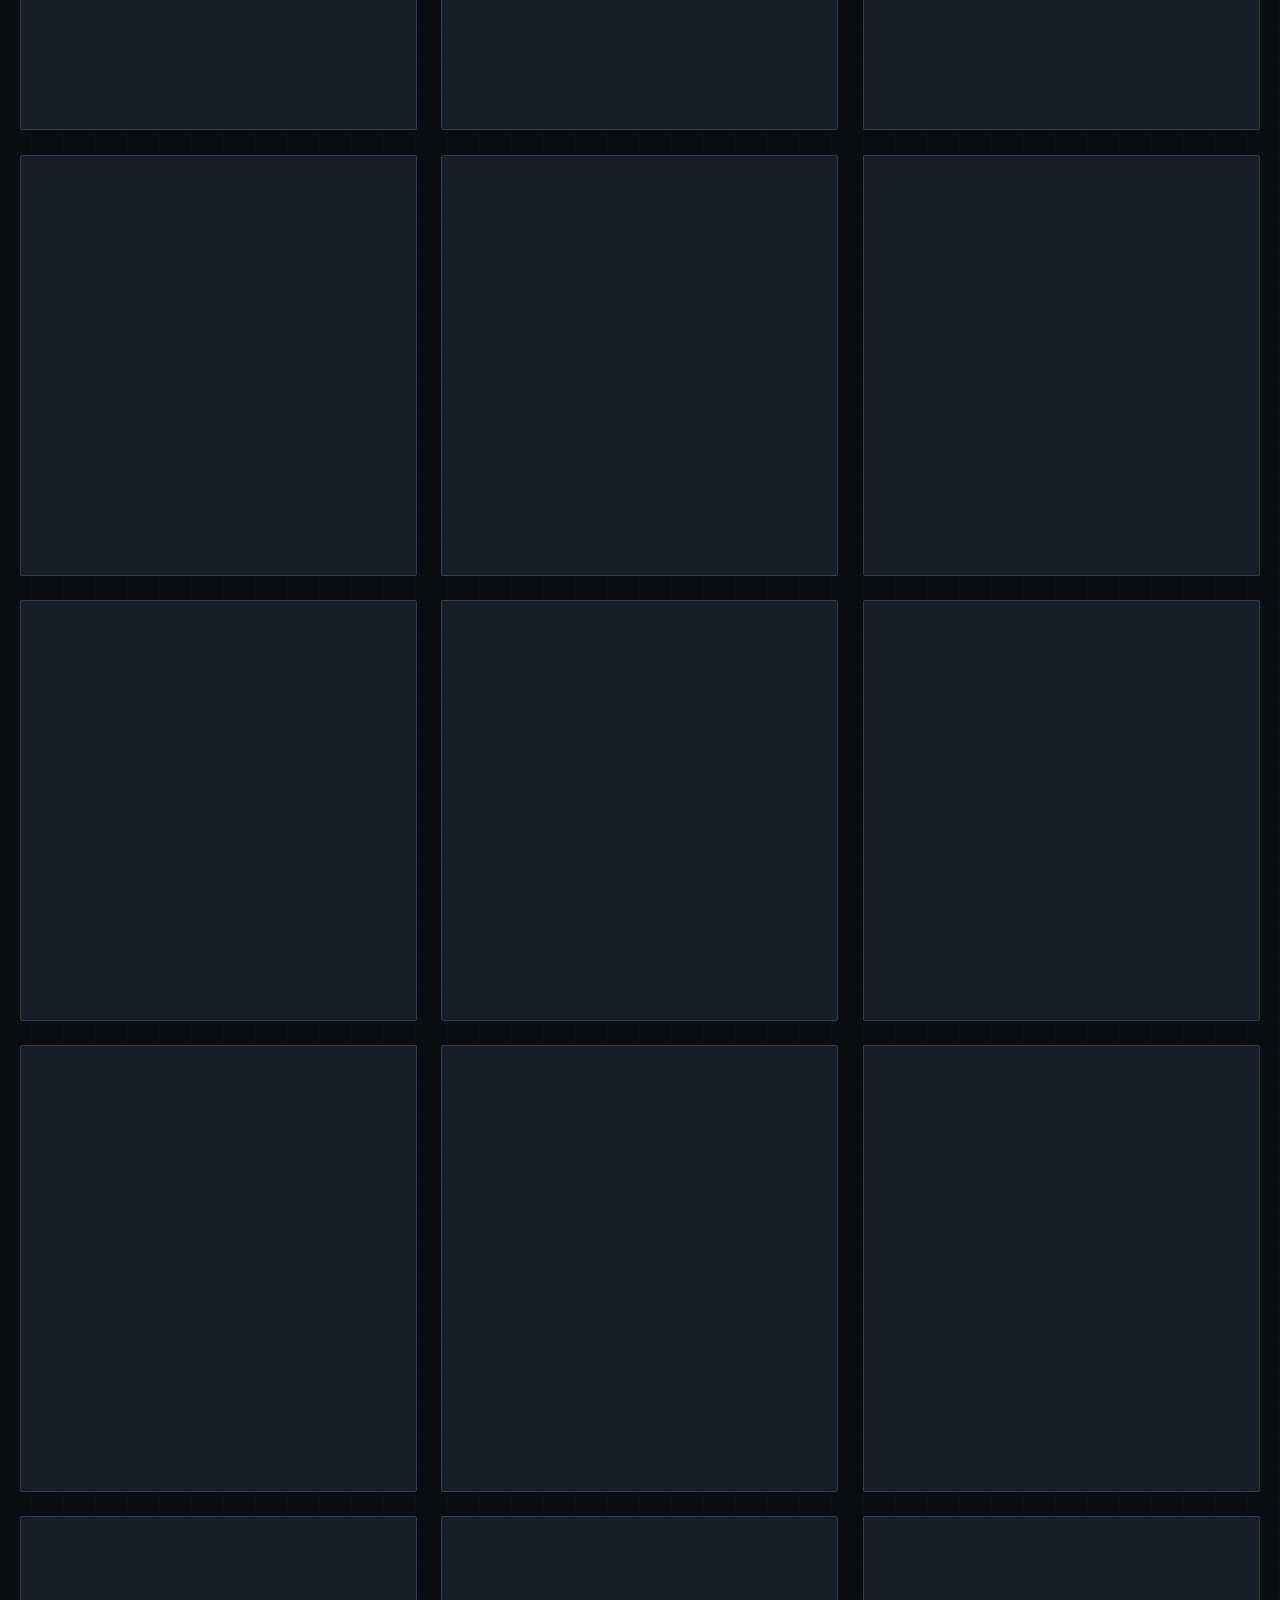
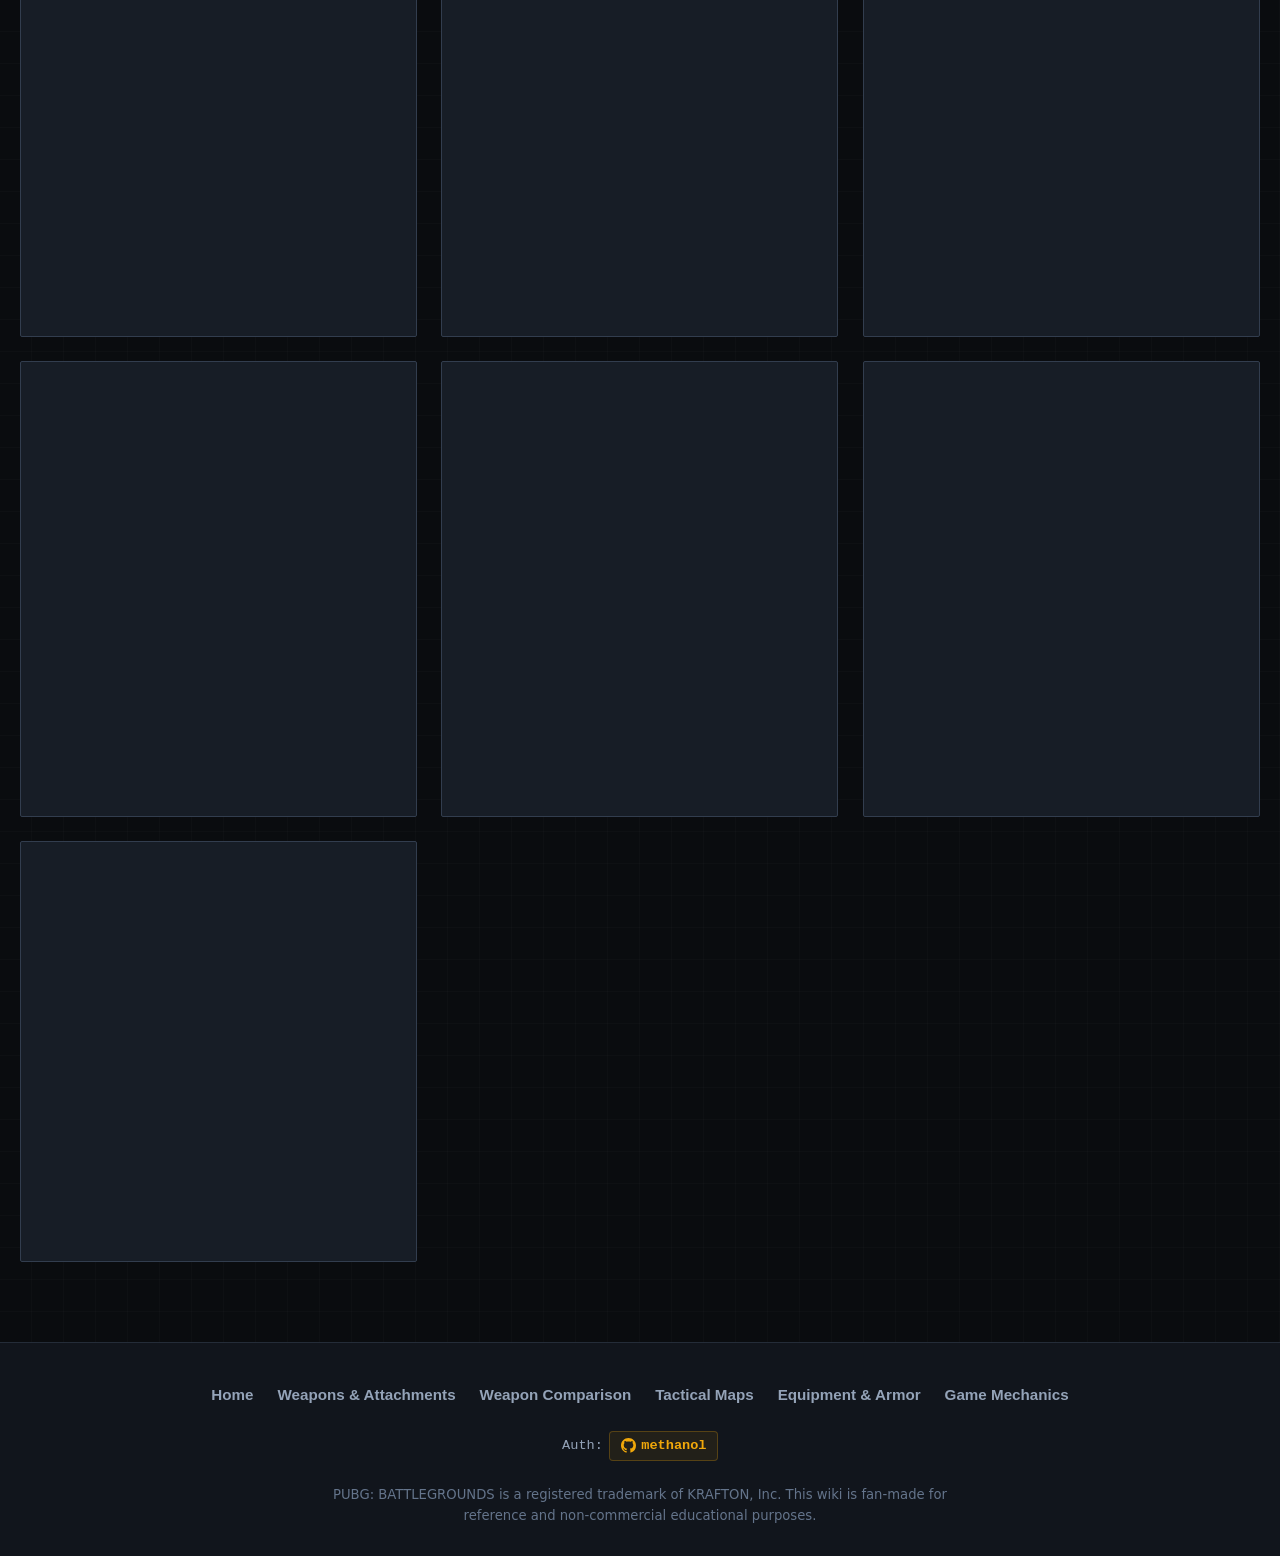
<file: weapons.html>
<!DOCTYPE html>
<html lang="vi">
<head>
  <meta charset="UTF-8" />
  <meta name="viewport" content="width=device-width, initial-scale=1.0" />
  <title>Vũ Khí & Phụ Kiện PUBG PC | Bảng Sát Thương & TTK Chuẩn Xác</title>
  <meta name="description" content="Tra cứu thông số 24+ vũ khí PUBG PC, phụ kiện giảm giật, bảng tính sát thương theo từng cấp mũ/giáp và thời gian hạ gục TTK." />
  <meta name="keywords" content="vũ khí pubg pc, súng pubg, bảng sát thương pubg, pubg ttk calculator, beryl m762, m416, kar98k, awm" />
  <link rel="canonical" href="https://methanol-dev.github.io/pubg-pc-wiki/weapons.html" />
  <link rel="icon" type="image/svg+xml" href="assets/favicon.svg" />

  <!-- Open Graph -->
  <meta property="og:type" content="article" />
  <meta property="og:url" content="https://methanol-dev.github.io/pubg-pc-wiki/weapons.html" />
  <meta property="og:title" content="Vũ Khí & Phụ Kiện PUBG PC | Bảng Sát Thương & TTK Chuẩn Xác" />
  <meta property="og:description" content="Tra cứu thông số 24+ vũ khí PUBG PC, phụ kiện giảm giật, bảng tính sát thương theo từng cấp mũ/giáp và thời gian hạ gục TTK." />
  <meta property="og:site_name" content="PUBG PC Tactical Wiki" />
  <meta property="og:locale" content="vi_VN" />

  <!-- Schema.org JSON-LD (ItemList & Calculator) -->
  <script type="application/ld+json">
  {
    "@context": "https://schema.org",
    "@type": "WebApplication",
    "name": "PUBG PC Damage & TTK Calculator",
    "applicationCategory": "GameApplication",
    "operatingSystem": "All",
    "description": "Interactive combat damage and time-to-kill simulator for PUBG PC weapons against all armor tiers."
  }
  </script>

  <meta http-equiv="Content-Security-Policy" content="default-src 'self'; style-src 'self' 'unsafe-inline' https://fonts.googleapis.com; font-src 'self' https://fonts.gstatic.com data:; img-src 'self' data: https:; script-src 'self' 'unsafe-inline'; connect-src 'self'; object-src 'none'; base-uri 'self';" />
  <meta http-equiv="X-Content-Type-Options" content="nosniff" />
  <meta name="referrer" content="strict-origin-when-cross-origin" />
  <link rel="preconnect" href="https://fonts.googleapis.com" />
  <link rel="preconnect" href="https://fonts.gstatic.com" crossorigin />
  <link href="https://fonts.googleapis.com/css2?family=Chakra+Petch:wght@500;600;700&family=Inter:wght@400;500;600;700&family=JetBrains+Mono:wght@500;700&family=Rajdhani:wght@500;600;700&display=swap" rel="stylesheet" />
  <link rel="stylesheet" href="css/main.css?v=2.2" />
  <link rel="stylesheet" href="css/components.css?v=2.2" />
  <link rel="stylesheet" href="css/weapons.css?v=2.3" />
</head>
<body>
  <!-- Header -->
  <header class="tactical-header">
    <div class="container header-inner">
      <a href="index.html" class="brand-logo">
        <span class="brand-badge">TACTICAL</span>
        PUBG <span class="brand-accent">HUB</span>
      </a>

      <nav>
        <ul class="nav-menu">
          <li><a href="index.html" class="nav-link" data-i18n="nav.home">Trang Chủ</a></li>
          <li><a href="weapons.html" class="nav-link active" data-i18n="nav.weapons">Vũ Khí</a></li>
          <li><a href="compare.html" class="nav-link" data-i18n="nav.compare">So Sánh</a></li>
          <li><a href="maps.html" class="nav-link" data-i18n="nav.maps">Bản Đồ</a></li>
          <li><a href="equipment.html" class="nav-link" data-i18n="nav.equipment">Trang Bị</a></li>
          <li><a href="mechanics.html" class="nav-link" data-i18n="nav.mechanics">Cơ Chế</a></li>
        </ul>
      </nav>

      <div class="header-actions">
        <div class="lang-switcher">
          <button class="lang-btn active" data-lang="vi" title="Tiếng Việt">
            <svg class="flag-icon" viewBox="0 0 30 20">
              <rect width="30" height="20" fill="#da251d"/>
              <polygon points="15,4 16.5,8.8 21.5,8.8 17.5,11.8 19,16.5 15,13.5 11,16.5 12.5,11.8 8.5,8.8 13.5,8.8" fill="#ffde00"/>
            </svg>
            <span>VN</span>
          </button>
          <button class="lang-btn" data-lang="en" title="English">
            <svg class="flag-icon" viewBox="0 0 60 30">
              <rect width="60" height="30" fill="#012169"/>
              <path d="M0 0 L60 30 M60 0 L0 30" stroke="#fff" stroke-width="6"/>
              <path d="M0 0 L60 30 M60 0 L0 30" stroke="#C8102E" stroke-width="3.5"/>
              <path d="M30 0 v30 M0 15 h60" stroke="#fff" stroke-width="10"/>
              <path d="M30 0 v30 M0 15 h60" stroke="#C8102E" stroke-width="6"/>
            </svg>
            <span>EN</span>
          </button>
        </div>
        <button class="mobile-toggle" id="mobileMenuToggle" aria-label="Menu">
          <span></span><span></span><span></span>
        </button>
      </div>
    </div>
  </header>

  <!-- Mobile Drawer -->
  <div class="mobile-drawer" id="mobileDrawer">
    <a href="index.html" class="nav-link" data-i18n="nav.home">Trang Chủ</a>
    <a href="weapons.html" class="nav-link active" data-i18n="nav.weapons">Vũ Khí & Phụ Kiện</a>
    <a href="compare.html" class="nav-link" data-i18n="nav.compare">So Sánh Vũ Khí</a>
    <a href="maps.html" class="nav-link" data-i18n="nav.maps">Bản Đồ Chiến Thuật</a>
    <a href="equipment.html" class="nav-link" data-i18n="nav.equipment">Trang Bị & Giáp</a>
    <a href="mechanics.html" class="nav-link" data-i18n="nav.mechanics">Cơ Chế Game</a>
  </div>

  <!-- Main Content -->
  <main class="container" style="padding-top: 2.5rem;">
    <!-- Page Header -->
    <div style="margin-bottom: 2rem;">
      <div class="sys-tag">DATABASE // ARSENAL REGISTRY</div>
      <h1 style="font-family: var(--font-display); font-size: 2.5rem; font-weight: 700; text-transform: uppercase; letter-spacing: 0.05em; color: var(--text-primary); margin-top: 0.25rem;">
        <span style="color: var(--pubg-gold);">VŨ KHÍ</span> & PHỤ KIỆN PUBG PC
      </h1>
      <p style="color: var(--text-secondary); font-size: 1.05rem;" data-i18n="site.tagline">
        Tra cứu thông số chi tiết, bảng sát thương và thời gian hạ gục (TTK) chuẩn xác
      </p>
    </div>

    <!-- View Switcher Bar (Arsenal vs Attachments Vault) -->
    <div class="view-switcher-bar">
      <button class="view-tab-btn active" id="tabBtnWeapons" data-view="weapons">
        <span>🔫</span> <span data-i18n="attachments.view_weapons">Danh Mục Vũ Khí</span>
        <span class="view-tab-count" id="weaponsCountBadge">34</span>
      </button>
      <button class="view-tab-btn" id="tabBtnAttachments" data-view="attachments">
        <span>🔧</span> <span data-i18n="attachments.view_attachments">Kho Phụ Kiện Vũ Khí</span>
        <span class="view-tab-count" id="attachmentsCountBadge">44</span>
      </button>
    </div>

    <!-- ==================== WEAPONS ARSENAL VIEW ==================== -->
    <div id="weaponsView">
      <!-- Weapons Toolbar (Search + Filters + Sort) -->
      <div class="weapons-toolbar">
        <!-- Search Box -->
        <div class="search-box-wrap">
          <span class="search-icon" style="display: flex; align-items: center;">
            <svg width="18" height="18" viewBox="0 0 24 24" fill="none" stroke="currentColor" stroke-width="2" stroke-linecap="round" stroke-linejoin="round">
              <circle cx="11" cy="11" r="8"></circle>
              <line x1="21" y1="21" x2="16.65" y2="16.65"></line>
            </svg>
          </span>
          <input 
            type="text" 
            id="weaponSearchInput" 
            class="search-input" 
            data-i18n-placeholder="common.search_placeholder" 
            placeholder="Tìm kiếm súng, đạn, phụ kiện..." 
          />
        </div>

        <!-- Category Filter Pills -->
        <div class="filter-tabs" style="margin: 0.5rem 0;">
          <button class="filter-pill cat-pill active" data-cat="all" data-i18n="common.all">Tất cả</button>
          <button class="filter-pill cat-pill" data-cat="ar" data-i18n="categories.ar">Súng trường (AR)</button>
          <button class="filter-pill cat-pill" data-cat="dmr" data-i18n="categories.dmr">Thiện xạ (DMR)</button>
          <button class="filter-pill cat-pill" data-cat="sr" data-i18n="categories.sr">Bắn tỉa (SR)</button>
          <button class="filter-pill cat-pill" data-cat="smg" data-i18n="categories.smg">Tiểu liên (SMG)</button>
          <button class="filter-pill cat-pill" data-cat="sg" data-i18n="categories.sg">Shotgun (SG)</button>
          <button class="filter-pill cat-pill" data-cat="lmg" data-i18n="categories.lmg">Súng máy (LMG)</button>
          <button class="filter-pill cat-pill" data-cat="pistol" data-i18n="categories.pistol">Súng ngắn (Pistol)</button>
        </div>

        <!-- Ammo Filters + Sort Row -->
        <div class="filter-row">
          <div class="filter-tabs" style="margin: 0;">
            <button class="filter-pill ammo-pill active" data-ammo="all" data-i18n="common.all">Tất cả đạn</button>
            <button class="filter-pill ammo-pill" data-ammo="ammo_556" data-i18n="ammo.ammo_556">5.56mm</button>
            <button class="filter-pill ammo-pill" data-ammo="ammo_762" data-i18n="ammo.ammo_762">7.62mm</button>
            <button class="filter-pill ammo-pill" data-ammo="ammo_9mm" data-i18n="ammo.ammo_9mm">9mm</button>
            <button class="filter-pill ammo-pill" data-ammo="ammo_45acp" data-i18n="ammo.ammo_45acp">.45 ACP</button>
            <button class="filter-pill ammo-pill" data-ammo="ammo_12gauge" data-i18n="ammo.ammo_12gauge">12 Gauge</button>
            <button class="filter-pill ammo-pill" data-ammo="ammo_300mag" data-i18n="ammo.ammo_300mag">.300 Mag</button>
          </div>

          <div class="sort-select-wrap">
            <label for="weaponSortSelect" data-i18n="common.sort_by">Sắp xếp:</label>
            <select id="weaponSortSelect" class="sort-select">
              <option value="damage-desc">Sát thương (Cao &rarr; Thấp)</option>
              <option value="dps-desc">DPS (Cao &rarr; Thấp)</option>
              <option value="rpm-desc">Tốc độ xả đạn (RPM)</option>
              <option value="velocity-desc">Vận tốc đạn (m/s)</option>
              <option value="name-asc">Tên (A &rarr; Z)</option>
            </select>
          </div>
        </div>
      </div>

      <!-- Weapons Grid -->
      <div class="weapons-grid" id="weaponsGrid">
        <!-- Injected by js/weapons.js -->
      </div>
    </div>

    <!-- ==================== ATTACHMENTS VAULT VIEW ==================== -->
    <div id="attachmentsView" style="display: none;">
      <!-- Attachments Toolbar -->
      <div class="weapons-toolbar">
        <div class="search-box-wrap">
          <span class="search-icon" style="display: flex; align-items: center;">
            <svg width="18" height="18" viewBox="0 0 24 24" fill="none" stroke="currentColor" stroke-width="2" stroke-linecap="round" stroke-linejoin="round">
              <circle cx="11" cy="11" r="8"></circle>
              <line x1="21" y1="21" x2="16.65" y2="16.65"></line>
            </svg>
          </span>
          <input 
            type="text" 
            id="attachmentSearchInput" 
            class="search-input" 
            data-i18n-placeholder="attachments.search_placeholder" 
            placeholder="Tìm kiếm phụ kiện theo tên, công dụng..." 
          />
        </div>

        <!-- Slot Filter Pills -->
        <div class="filter-tabs" style="margin: 0.5rem 0;">
          <button class="filter-pill slot-pill active" data-slot="all" data-i18n="attachments.all_attachments">Tất Cả Phụ Kiện</button>
          <button class="filter-pill slot-pill" data-slot="muzzle" data-i18n="attachments.muzzle">Đầu nòng (Muzzle)</button>
          <button class="filter-pill slot-pill" data-slot="grip" data-i18n="attachments.grip">Tay cầm (Foregrip)</button>
          <button class="filter-pill slot-pill" data-slot="magazine" data-i18n="attachments.magazine">Băng đạn (Magazine)</button>
          <button class="filter-pill slot-pill" data-slot="sight" data-i18n="attachments.sight">Ống ngắm (Sight/Scope)</button>
          <button class="filter-pill slot-pill" data-slot="stock" data-i18n="attachments.stock">Báng súng (Stock)</button>
        </div>
      </div>

      <!-- Attachments Grid -->
      <div class="attachments-grid" id="attachmentsGrid">
        <!-- Injected by js/weapons.js -->
      </div>
    </div>
  </main>

  <!-- Weapon Detail & Interactive Calculator Modal -->
  <div class="modal-overlay" id="weaponModal" role="dialog" aria-modal="true">
    <div class="modal-dialog">
      <div class="modal-header">
        <div class="modal-title" id="modalWeaponTitle">
          <!-- Weapon Title & Badges -->
        </div>
        <button class="modal-close" id="modalCloseBtn" aria-label="Close">&times;</button>
      </div>
      <div class="modal-body" id="modalWeaponBody">
        <!-- Injected by js/weapons.js -->
      </div>
    </div>
  </div>

  <!-- Attachment Detail Modal -->
  <div class="modal-overlay" id="attachmentModal" role="dialog" aria-modal="true">
    <div class="modal-dialog">
      <div class="modal-header">
        <div class="modal-title" id="modalAttachTitle">
          <!-- Attachment Title & Badge -->
        </div>
        <button class="modal-close" id="modalAttachCloseBtn" aria-label="Close">&times;</button>
      </div>
      <div class="modal-body" id="modalAttachBody">
        <!-- Injected by js/weapons.js -->
      </div>
    </div>
  </div>

  <!-- Footer -->
  <footer class="tactical-footer">
    <div class="container footer-inner">
      <ul class="footer-links">
        <li><a href="index.html" data-i18n="nav.home">Trang Chủ</a></li>
        <li><a href="weapons.html" data-i18n="nav.weapons">Vũ Khí</a></li>
        <li><a href="compare.html" data-i18n="nav.compare">So Sánh</a></li>
        <li><a href="maps.html" data-i18n="nav.maps">Bản Đồ</a></li>
        <li><a href="equipment.html" data-i18n="nav.equipment">Trang Bị</a></li>
        <li><a href="mechanics.html" data-i18n="nav.mechanics">Cơ Chế</a></li>
      </ul>
      <p class="footer-author">
        Auth: <a href="https://github.com/methanol-dev" target="_blank" rel="noopener noreferrer" class="footer-author-link" title="GitHub: methanol-dev">
          <svg class="github-icon" viewBox="0 0 24 24" width="15" height="15" fill="currentColor">
            <path d="M12 0C5.37 0 0 5.37 0 12c0 5.31 3.435 9.795 8.205 11.385.6.105.825-.255.825-.57 0-.285-.015-1.23-.015-2.235-3.015.555-3.795-.735-4.035-1.41-.135-.345-.72-1.41-1.23-1.695-.42-.225-1.02-.78-.015-.795.945-.015 1.62.87 1.845 1.23 1.08 1.815 2.805 1.305 3.495.99.105-.78.42-1.305.765-1.605-2.67-.3-5.46-1.335-5.46-5.925 0-1.305.465-2.385 1.23-3.225-.12-.3-.54-1.53.12-3.18 0 0 1.005-.315 3.3 1.23.96-.27 1.98-.405 3-.405s2.04.135 3 .405c2.295-1.56 3.3-1.23 3.3-1.23.66 1.65.24 2.88.12 3.18.765.84 1.23 1.905 1.23 3.225 0 4.605-2.805 5.625-5.475 5.925.435.375.81 1.095.81 2.22 0 1.605-.015 2.895-.015 3.3 0 .315.225.69.825.57A12.02 12.02 0 0024 12c0-6.63-5.37-12-12-12z"/>
          </svg>
          methanol
        </a>
      </p>
      <p class="footer-disclaimer" data-i18n="site.footer_text">
        PUBG: BATTLEGROUNDS là thương hiệu đã đăng ký của KRAFTON, Inc. Trang web này được xây dựng bởi cộng đồng vì mục đích tham khảo và phi thương mại.
      </p>
    </div>
  </footer>

  <!-- Scripts -->
  <script src="js/i18n.js"></script>
  <script src="js/data-loader.js"></script>
  <script src="js/damage-calculator.js"></script>
  <script src="js/weapons.js"></script>
  <script src="js/main.js"></script>
  <script>
    document.addEventListener('DOMContentLoaded', async () => {
      // Check query parameter for category pre-selection, view, search, and deep-link modals
      const urlParams = new URLSearchParams(window.location.search);
      const viewParam = urlParams.get('view');
      const catParam = urlParams.get('cat');
      const slotParam = urlParams.get('slot');
      const searchParam = urlParams.get('q');
      const weaponIdParam = urlParams.get('id');
      const attachIdParam = urlParams.get('attach');

      if (window.weaponsManager) {
        if (catParam) {
          window.weaponsManager.activeCategory = catParam;
          document.querySelectorAll('.cat-pill').forEach(b => {
            if (b.getAttribute('data-cat') === catParam) {
              b.classList.add('active');
            } else {
              b.classList.remove('active');
            }
          });
        }

        if (slotParam) {
          window.weaponsManager.activeSlot = slotParam;
          document.querySelectorAll('.slot-pill').forEach(b => {
            if (b.getAttribute('data-slot') === slotParam) {
              b.classList.add('active');
            } else {
              b.classList.remove('active');
            }
          });
        }

        if (searchParam) {
          window.weaponsManager.searchQuery = searchParam.toLowerCase().trim();
          const searchInput = document.getElementById('weaponSearchInput');
          if (searchInput) searchInput.value = searchParam;
        }

        await window.weaponsManager.init();

        if (viewParam === 'attachments' || slotParam || attachIdParam) {
          window.weaponsManager.switchView('attachments');
        }

        if (weaponIdParam) {
          window.weaponsManager.openModal(weaponIdParam);
        }

        if (attachIdParam) {
          window.weaponsManager.openAttachmentModal(attachIdParam);
        }
      }
    });
  </script>
</body>
</html>
</file>
<file: css/main.css>
/* ==========================================================================
   PUBG PC TACTICAL WIKI - MAIN STYLESHEET
   Tactical Military Dark HUD Design System
   ========================================================================== */
/* Fonts are preconnected and loaded asynchronously in HTML head */

:root {
  /* Brand Tactical Colors */
  --pubg-gold: #f1a80a;
  --pubg-gold-hover: #ffbe26;
  --pubg-gold-glow: rgba(241, 168, 10, 0.35);
  --airdrop-red: #e03e3e;
  --airdrop-glow: rgba(224, 62, 62, 0.4);
  --bluezone-cyan: #00d2ff;
  --bluezone-glow: rgba(0, 210, 255, 0.3);

  /* Dark Theme Surfaces */
  --bg-primary: #0a0c0f;
  --bg-secondary: #11151c;
  --bg-surface: #171d26;
  --bg-surface-elevated: #1f2733;
  --bg-glass: rgba(17, 21, 28, 0.85);

  /* Borders & Dividers */
  --border-subtle: #242c38;
  --border-tactical: #323d4e;
  --border-gold: rgba(241, 168, 10, 0.6);

  /* Text & Typography */
  --text-primary: #f0f4f8;
  --text-secondary: #94a3b8;
  --text-muted: #64748b;
  --text-gold: #f1a80a;

  /* Ammo Colors */
  --ammo-556: #38b000;
  --ammo-762: #ea580c;
  --ammo-9mm: #eab308;
  --ammo-45acp: #0284c7;
  --ammo-12g: #dc2626;
  --ammo-300m: #9333ea;

  /* Fonts */
  --font-display: 'Rajdhani', 'Chakra Petch', sans-serif;
  --font-body: 'Inter', system-ui, -apple-system, sans-serif;
  --font-mono: 'JetBrains Mono', monospace;

  /* Transitions & Radii */
  --transition-fast: 0.15s ease;
  --transition-normal: 0.25s cubic-bezier(0.16, 1, 0.3, 1);
  --radius-sm: 2px;
  --radius-md: 4px;
  --radius-lg: 6px;

  /* Container Max Width */
  --max-width: 1280px;
}

/* --------------------------------------------------------------------------
   Reset & Base Styles
   -------------------------------------------------------------------------- */
*, *::before, *::after {
  box-sizing: border-box;
  margin: 0;
  padding: 0;
}

html {
  font-size: 16px;
  scroll-behavior: smooth;
  background-color: var(--bg-primary);
  color: var(--text-primary);
}

body {
  font-family: var(--font-body);
  line-height: 1.6;
  min-height: 100vh;
  display: flex;
  flex-direction: column;
  background-color: var(--bg-primary);
  background-image: 
    radial-gradient(circle at 50% 0%, rgba(241, 168, 10, 0.05) 0%, transparent 50%),
    linear-gradient(rgba(255, 255, 255, 0.015) 1px, transparent 1px),
    linear-gradient(90deg, rgba(255, 255, 255, 0.015) 1px, transparent 1px);
  background-size: 100% 100%, 32px 32px, 32px 32px;
  background-position: 0 0, -1px -1px, -1px -1px;
}

/* Tactical Telemetry & Monospace Elements */
.sys-tag {
  font-family: var(--font-mono);
  font-size: 0.75rem;
  letter-spacing: 0.08em;
  color: var(--pubg-gold);
  text-transform: uppercase;
  display: inline-flex;
  align-items: center;
  gap: 0.35rem;
}

.sys-tag::before {
  content: '//';
  opacity: 0.6;
}

.hud-panel {
  position: relative;
  border: 1px solid var(--border-tactical);
  background: var(--bg-surface);
}

.hud-corner-tl, .hud-corner-tr, .hud-corner-bl, .hud-corner-br {
  position: absolute;
  width: 6px;
  height: 6px;
  border-color: var(--pubg-gold);
  pointer-events: none;
}

.hud-corner-tl { top: -1px; left: -1px; border-top: 2px solid var(--pubg-gold); border-left: 2px solid var(--pubg-gold); }
.hud-corner-tr { top: -1px; right: -1px; border-top: 2px solid var(--pubg-gold); border-right: 2px solid var(--pubg-gold); }
.hud-corner-bl { bottom: -1px; left: -1px; border-bottom: 2px solid var(--pubg-gold); border-left: 2px solid var(--pubg-gold); }
.hud-corner-br { bottom: -1px; right: -1px; border-bottom: 2px solid var(--pubg-gold); border-right: 2px solid var(--pubg-gold); }

a {
  color: inherit;
  text-decoration: none;
}

img, svg {
  display: block;
  max-width: 100%;
}

button, input, select {
  font-family: inherit;
  color: inherit;
  border: none;
  outline: none;
  background: transparent;
}

/* --------------------------------------------------------------------------
   Layout & Container
   -------------------------------------------------------------------------- */
.container {
  width: 100%;
  max-width: var(--max-width);
  margin: 0 auto;
  padding: 0 1.25rem;
}

main {
  flex: 1;
}

/* --------------------------------------------------------------------------
   Header & Tactical Navbar
   -------------------------------------------------------------------------- */
.tactical-header {
  position: sticky;
  top: 0;
  z-index: 1000;
  background: rgba(10, 12, 15, 0.94);
  backdrop-filter: blur(16px);
  -webkit-backdrop-filter: blur(16px);
  border-bottom: 1px solid var(--border-tactical);
  box-shadow: 0 4px 20px rgba(0, 0, 0, 0.4);
}

.tactical-header .header-inner {
  display: flex;
  align-items: center;
  justify-content: space-between;
  height: 68px;
  gap: 1.25rem;
  max-width: 1440px;
  width: 100%;
  margin: 0 auto;
  padding: 0 1.5rem;
}

.brand-logo {
  display: flex;
  align-items: center;
  gap: 0.75rem;
  font-family: var(--font-display);
  font-size: 1.45rem;
  font-weight: 700;
  letter-spacing: 0.08em;
  text-transform: uppercase;
  color: var(--text-primary);
  transition: var(--transition-fast);
  flex-shrink: 0;
}

.brand-logo:hover {
  text-shadow: 0 0 16px var(--pubg-gold-glow);
}

.brand-badge {
  background: var(--pubg-gold);
  color: #000;
  font-size: 0.75rem;
  font-weight: 800;
  padding: 0.2rem 0.45rem;
  clip-path: polygon(10% 0, 100% 0, 90% 100%, 0 100%);
}

.brand-accent {
  color: var(--pubg-gold);
}

.nav-menu {
  display: flex;
  align-items: center;
  gap: 0.25rem;
  list-style: none;
  flex-wrap: nowrap;
  margin: 0;
  padding: 0;
}

.nav-link {
  font-family: var(--font-display);
  font-size: 0.875rem;
  font-weight: 700;
  letter-spacing: 0.04em;
  text-transform: uppercase;
  color: var(--text-secondary);
  padding: 0.4rem 0.65rem;
  border-radius: var(--radius-sm);
  transition: all 0.2s cubic-bezier(0.16, 1, 0.3, 1);
  position: relative;
  white-space: nowrap !important;
  display: inline-flex;
  align-items: center;
  justify-content: center;
  border: 1px solid transparent;
  flex-shrink: 0;
}

.nav-link:hover {
  color: var(--text-primary);
  background: rgba(255, 255, 255, 0.05);
  border-color: rgba(255, 255, 255, 0.08);
}

.nav-link.active {
  color: var(--pubg-gold);
  background: rgba(241, 168, 10, 0.12);
  border-color: rgba(241, 168, 10, 0.35);
  text-shadow: 0 0 10px var(--pubg-gold-glow);
}

.nav-link.active::after {
  content: '';
  position: absolute;
  bottom: -1px;
  left: 18%;
  right: 18%;
  height: 2px;
  background: var(--pubg-gold);
  box-shadow: 0 0 8px var(--pubg-gold);
  border-radius: 2px;
}

.header-actions {
  display: flex;
  align-items: center;
  gap: 0.75rem;
  flex-shrink: 0;
}

/* Language Switcher */
.lang-switcher {
  display: inline-flex;
  align-items: center;
  background: rgba(18, 22, 28, 0.95);
  border: 1px solid var(--border-tactical);
  border-radius: 4px;
  padding: 3px;
  gap: 3px;
  flex-shrink: 0;
}

.lang-btn {
  font-family: var(--font-display);
  font-weight: 700;
  font-size: 0.825rem;
  letter-spacing: 0.06em;
  padding: 0.35rem 0.65rem;
  color: var(--text-secondary);
  border-radius: 2px;
  cursor: pointer;
  display: inline-flex;
  align-items: center;
  gap: 0.45rem;
  white-space: nowrap !important;
  transition: var(--transition-fast);
  line-height: 1;
  border: 1px solid transparent;
}

.lang-btn:hover {
  color: var(--text-primary);
  background: rgba(255, 255, 255, 0.06);
}

.lang-btn.active {
  background: var(--pubg-gold);
  color: #05070a;
  font-weight: 800;
  border-color: rgba(255, 255, 255, 0.2);
  box-shadow: 0 0 12px rgba(241, 168, 10, 0.4);
}

.flag-icon {
  width: 18px;
  height: 12px;
  border-radius: 2px;
  overflow: hidden;
  flex-shrink: 0;
  display: inline-block;
  vertical-align: middle;
  box-shadow: 0 1px 3px rgba(0, 0, 0, 0.4);
}

/* Mobile Hamburger Toggle */
.mobile-toggle {
  display: none;
  flex-direction: column;
  gap: 5px;
  cursor: pointer;
  padding: 6px;
  border-radius: var(--radius-sm);
  background: var(--bg-surface);
  border: 1px solid var(--border-tactical);
}

.mobile-toggle span {
  display: block;
  width: 22px;
  height: 2px;
  background: var(--text-primary);
  transition: var(--transition-fast);
}

/* Mobile Drawer */
.mobile-drawer {
  position: fixed;
  top: 72px;
  left: 0;
  right: 0;
  bottom: 0;
  background: rgba(10, 12, 15, 0.98);
  backdrop-filter: blur(16px);
  z-index: 999;
  display: flex;
  flex-direction: column;
  padding: 1.5rem;
  gap: 1rem;
  transform: translateY(-100%);
  opacity: 0;
  pointer-events: none;
  transition: transform 0.3s ease, opacity 0.3s ease;
}

.mobile-drawer.open {
  transform: translateY(0);
  opacity: 1;
  pointer-events: auto;
}

.mobile-drawer .nav-link {
  font-size: 1.25rem;
  padding: 0.85rem 1rem;
  border-bottom: 1px solid var(--border-subtle);
}

/* --------------------------------------------------------------------------
   Footer
   -------------------------------------------------------------------------- */
.tactical-footer {
  margin-top: 5rem;
  border-top: 1px solid var(--border-subtle);
  background: var(--bg-secondary);
  padding: 2.5rem 0;
}

.footer-inner {
  display: flex;
  flex-direction: column;
  gap: 1.25rem;
  align-items: center;
  text-align: center;
}

.footer-links {
  display: flex;
  flex-wrap: wrap;
  gap: 1.5rem;
  list-style: none;
  font-family: var(--font-display);
  font-size: 0.95rem;
  font-weight: 600;
  color: var(--text-secondary);
}

.footer-links a:hover {
  color: var(--pubg-gold);
}

.footer-author {
  font-family: var(--font-mono);
  font-size: 0.85rem;
  color: var(--text-secondary);
  display: flex;
  align-items: center;
  gap: 0.4rem;
  justify-content: center;
  margin: 0.2rem 0;
}

.footer-author-link {
  display: inline-flex;
  align-items: center;
  gap: 0.35rem;
  color: var(--pubg-gold);
  font-weight: 600;
  text-decoration: none;
  padding: 0.2rem 0.65rem;
  border-radius: 4px;
  background: rgba(241, 168, 10, 0.08);
  border: 1px solid rgba(241, 168, 10, 0.25);
  transition: all var(--transition-fast);
}

.footer-author-link:hover {
  background: var(--pubg-gold);
  color: #000;
  border-color: var(--pubg-gold);
  box-shadow: 0 0 12px rgba(241, 168, 10, 0.35);
}

.footer-author-link .github-icon {
  fill: currentColor;
  flex-shrink: 0;
}

.footer-disclaimer {
  font-size: 0.825rem;
  color: var(--text-muted);
  max-width: 680px;
}

/* --------------------------------------------------------------------------
   Responsive Breakpoints
   -------------------------------------------------------------------------- */
@media (max-width: 1080px) {
  .nav-menu {
    display: none;
  }
  .mobile-toggle {
    display: flex;
  }
}
</file>
<file: css/components.css>
/* ==========================================================================
   PUBG PC TACTICAL WIKI - COMPONENTS STYLESHEET
   Reusable Tactical HUD UI Elements
   ========================================================================== */

/* --------------------------------------------------------------------------
   Buttons
   -------------------------------------------------------------------------- */
.btn {
  display: inline-flex;
  align-items: center;
  justify-content: center;
  gap: 0.5rem;
  font-family: var(--font-display);
  font-size: 0.95rem;
  font-weight: 700;
  text-transform: uppercase;
  letter-spacing: 0.06em;
  padding: 0.6rem 1.25rem;
  border-radius: var(--radius-sm);
  cursor: pointer;
  transition: var(--transition-normal);
  user-select: none;
  position: relative;
  overflow: hidden;
}

.btn-primary {
  background: var(--pubg-gold);
  color: #000;
  clip-path: polygon(8px 0, 100% 0, 100% calc(100% - 8px), calc(100% - 8px) 100%, 0 100%, 0 8px);
}

.btn-primary:hover {
  background: var(--pubg-gold-hover);
  box-shadow: 0 0 16px var(--pubg-gold-glow);
  transform: translateY(-1px);
}

.btn-secondary {
  background: var(--bg-surface);
  color: var(--text-primary);
  border: 1px solid var(--border-tactical);
}

.btn-secondary:hover {
  background: var(--bg-surface-elevated);
  border-color: var(--border-gold);
  color: var(--pubg-gold);
}

.btn-outline {
  border: 1px solid var(--border-tactical);
  color: var(--text-secondary);
}

.btn-outline:hover {
  border-color: var(--pubg-gold);
  color: var(--text-primary);
  background: rgba(241, 168, 10, 0.08);
}

.btn-sm {
  padding: 0.35rem 0.75rem;
  font-size: 0.8rem;
}

/* --------------------------------------------------------------------------
   Ammo & Spawn Badges
   -------------------------------------------------------------------------- */
.badge {
  display: inline-flex;
  align-items: center;
  gap: 0.35rem;
  font-family: var(--font-display);
  font-size: 0.75rem;
  font-weight: 700;
  letter-spacing: 0.05em;
  text-transform: uppercase;
  padding: 0.2rem 0.55rem;
  border-radius: var(--radius-sm);
}

.badge-ammo-556 {
  background: rgba(56, 176, 0, 0.15);
  color: #55e616;
  border: 1px solid rgba(56, 176, 0, 0.4);
}

.badge-ammo-762 {
  background: rgba(234, 88, 12, 0.15);
  color: #fb923c;
  border: 1px solid rgba(234, 88, 12, 0.4);
}

.badge-ammo-9mm {
  background: rgba(234, 179, 8, 0.15);
  color: #fde047;
  border: 1px solid rgba(234, 179, 8, 0.4);
}

.badge-ammo-45acp {
  background: rgba(2, 132, 199, 0.15);
  color: #38bdf8;
  border: 1px solid rgba(2, 132, 199, 0.4);
}

.badge-ammo-12g {
  background: rgba(220, 38, 38, 0.15);
  color: #f87171;
  border: 1px solid rgba(220, 38, 38, 0.4);
}

.badge-ammo-300m {
  background: rgba(147, 51, 234, 0.15);
  color: #c084fc;
  border: 1px solid rgba(147, 51, 234, 0.4);
}

.badge-airdrop {
  background: rgba(224, 62, 62, 0.2);
  color: #ff6b6b;
  border: 1px solid var(--airdrop-red);
  box-shadow: 0 0 10px var(--airdrop-glow);
  animation: pulse-airdrop 2s infinite;
}

@keyframes pulse-airdrop {
  0%, 100% { box-shadow: 0 0 4px var(--airdrop-glow); }
  50% { box-shadow: 0 0 12px var(--airdrop-glow); }
}

.badge-world {
  background: rgba(100, 116, 139, 0.2);
  color: var(--text-secondary);
  border: 1px solid var(--border-tactical);
}

.badge-class {
  background: var(--bg-surface-elevated);
  color: var(--text-secondary);
  border: 1px solid var(--border-tactical);
}

/* --------------------------------------------------------------------------
   Search Bar Component
   -------------------------------------------------------------------------- */
.search-box-wrap {
  position: relative;
  display: flex;
  align-items: center;
  width: 100%;
}

.search-icon {
  position: absolute;
  left: 1rem;
  color: var(--text-muted);
  pointer-events: none;
}

.search-input {
  width: 100%;
  background: var(--bg-surface);
  border: 1px solid var(--border-tactical);
  border-radius: var(--radius-sm);
  padding: 0.85rem 1rem 0.85rem 2.75rem;
  font-size: 0.95rem;
  color: var(--text-primary);
  transition: var(--transition-fast);
}

.search-input:focus {
  border-color: var(--pubg-gold);
  box-shadow: 0 0 12px var(--pubg-gold-glow);
  background: var(--bg-surface-elevated);
}

/* --------------------------------------------------------------------------
   Filter Tabs & Pills
   -------------------------------------------------------------------------- */
.filter-tabs {
  display: flex;
  flex-wrap: wrap;
  gap: 0.5rem;
  margin: 1.5rem 0;
}

.filter-pill {
  font-family: var(--font-display);
  font-size: 0.9rem;
  font-weight: 600;
  text-transform: uppercase;
  letter-spacing: 0.05em;
  padding: 0.5rem 1rem;
  background: var(--bg-surface);
  border: 1px solid var(--border-tactical);
  border-radius: var(--radius-sm);
  color: var(--text-secondary);
  cursor: pointer;
  transition: var(--transition-fast);
}

.filter-pill:hover {
  background: var(--bg-surface-elevated);
  color: var(--text-primary);
  border-color: var(--border-subtle);
}

.filter-pill.active {
  background: var(--pubg-gold);
  color: #000;
  font-weight: 700;
  border-color: var(--pubg-gold);
  box-shadow: 0 0 12px var(--pubg-gold-glow);
}

/* --------------------------------------------------------------------------
   Stat Progress Bar
   -------------------------------------------------------------------------- */
.stat-item {
  margin-bottom: 0.65rem;
}

.stat-header {
  display: flex;
  justify-content: space-between;
  font-family: var(--font-display);
  font-size: 0.85rem;
  letter-spacing: 0.05em;
  color: var(--text-secondary);
  margin-bottom: 0.25rem;
}

.stat-value {
  font-family: var(--font-mono);
  font-weight: 700;
  color: var(--text-primary);
}

.stat-bar-track {
  height: 6px;
  background: var(--bg-surface-elevated);
  border-radius: 3px;
  overflow: hidden;
}

.stat-bar-fill {
  height: 100%;
  background: var(--pubg-gold);
  border-radius: 3px;
  transition: width 0.4s ease;
}

.stat-bar-fill.fill-red {
  background: var(--airdrop-red);
}

.stat-bar-fill.fill-blue {
  background: var(--bluezone-cyan);
}

/* --------------------------------------------------------------------------
   Modal Component
   -------------------------------------------------------------------------- */
.modal-overlay {
  position: fixed;
  inset: 0;
  background: rgba(5, 7, 10, 0.85);
  backdrop-filter: blur(8px);
  -webkit-backdrop-filter: blur(8px);
  z-index: 2000;
  display: flex;
  align-items: center;
  justify-content: center;
  padding: 1.5rem;
  opacity: 0;
  pointer-events: none;
  transition: opacity var(--transition-normal);
}

.modal-overlay.open {
  opacity: 1;
  pointer-events: auto;
}

.modal-dialog {
  background: var(--bg-secondary);
  border: 1px solid var(--border-tactical);
  border-radius: var(--radius-md);
  width: 100%;
  max-width: 900px;
  max-height: 90vh;
  overflow-y: auto;
  box-shadow: 0 20px 40px rgba(0, 0, 0, 0.7), 0 0 25px rgba(241, 168, 10, 0.15);
  transform: scale(0.95);
  transition: transform var(--transition-normal);
}

.modal-overlay.open .modal-dialog {
  transform: scale(1);
}

.modal-header {
  display: flex;
  align-items: center;
  justify-content: space-between;
  padding: 1.25rem 1.5rem;
  border-bottom: 1px solid var(--border-subtle);
  position: sticky;
  top: 0;
  background: var(--bg-secondary);
  z-index: 10;
}

.modal-title {
  font-family: var(--font-display);
  font-size: 1.5rem;
  font-weight: 700;
  letter-spacing: 0.05em;
  color: var(--text-primary);
  display: flex;
  align-items: center;
  gap: 0.75rem;
}

.modal-close {
  width: 36px;
  height: 36px;
  display: flex;
  align-items: center;
  justify-content: center;
  font-size: 1.5rem;
  color: var(--text-muted);
  cursor: pointer;
  border-radius: var(--radius-sm);
  transition: var(--transition-fast);
}

.modal-close:hover {
  background: var(--bg-surface-elevated);
  color: var(--pubg-gold);
}

.modal-body {
  padding: 1.5rem;
}

/* --------------------------------------------------------------------------
   Tactical Range Slider
   -------------------------------------------------------------------------- */
input[type="range"].tactical-slider {
  -webkit-appearance: none;
  appearance: none;
  width: 100%;
  height: 6px;
  background: var(--bg-surface-elevated);
  border-radius: 3px;
  outline: none;
}

input[type="range"].tactical-slider::-webkit-slider-thumb {
  -webkit-appearance: none;
  appearance: none;
  width: 18px;
  height: 18px;
  border-radius: 2px;
  background: var(--pubg-gold);
  cursor: pointer;
  box-shadow: 0 0 8px var(--pubg-gold-glow);
  transition: var(--transition-fast);
}

input[type="range"].tactical-slider::-webkit-slider-thumb:hover {
  transform: scale(1.15);
}
</file>
<file: css/weapons.css>
/* ==========================================================================
   PUBG PC TACTICAL WIKI - WEAPONS STYLESHEET
   Weapon Cards, Grid, Interactive Damage & TTK Calculator UI
   ========================================================================== */

/* --------------------------------------------------------------------------
   Weapons Grid & Control Bar
   -------------------------------------------------------------------------- */
.weapons-toolbar {
  display: flex;
  flex-direction: column;
  gap: 1rem;
  margin-bottom: 2rem;
}

.filter-row {
  display: flex;
  flex-wrap: wrap;
  align-items: center;
  justify-content: space-between;
  gap: 1rem;
}

.sort-select-wrap {
  display: flex;
  align-items: center;
  gap: 0.5rem;
  font-family: var(--font-display);
  font-size: 0.9rem;
  color: var(--text-secondary);
}

.sort-select {
  background: var(--bg-surface);
  border: 1px solid var(--border-tactical);
  color: var(--text-primary);
  padding: 0.45rem 0.85rem;
  border-radius: var(--radius-sm);
  font-family: var(--font-body);
  font-size: 0.85rem;
  cursor: pointer;
}

.sort-select:focus {
  border-color: var(--pubg-gold);
}

.weapons-grid {
  display: grid;
  grid-template-columns: repeat(auto-fill, minmax(320px, 1fr));
  gap: 1.5rem;
  min-height: 480px;
}

/* --------------------------------------------------------------------------
   Weapon Card (Tactical Chamfered HUD)
   -------------------------------------------------------------------------- */
.weapon-card {
  background: var(--bg-surface);
  border: 1px solid var(--border-tactical);
  border-radius: var(--radius-sm);
  padding: 1.25rem;
  display: flex;
  flex-direction: column;
  justify-content: space-between;
  transition: var(--transition-normal);
  position: relative;
  overflow: hidden;
  content-visibility: auto;
  contain-intrinsic-size: 320px 360px;
}

.weapon-card::before {
  content: '';
  position: absolute;
  top: 0;
  left: 0;
  width: 100%;
  height: 2px;
  background: transparent;
  transition: var(--transition-fast);
}

.weapon-card:hover {
  border-color: var(--border-gold);
  transform: translateY(-3px);
  box-shadow: 0 12px 28px rgba(0, 0, 0, 0.6), 0 0 16px rgba(241, 168, 10, 0.12);
}

.weapon-card:hover::before {
  background: var(--pubg-gold);
}

.card-top {
  display: flex;
  align-items: flex-start;
  justify-content: space-between;
  gap: 0.5rem;
  margin-bottom: 0.75rem;
}

.weapon-name {
  font-family: var(--font-display);
  font-size: 1.35rem;
  font-weight: 700;
  letter-spacing: 0.04em;
  color: var(--text-primary);
}

.weapon-badges {
  display: flex;
  flex-wrap: wrap;
  gap: 0.35rem;
  justify-content: flex-end;
}

.weapon-preview {
  height: 120px;
  display: flex;
  align-items: center;
  justify-content: center;
  margin: 0.5rem 0 1rem;
  position: relative;
  background: linear-gradient(135deg, rgba(255, 255, 255, 0.015) 0%, rgba(15, 19, 25, 0.95) 100%);
  border: 1px solid var(--border-subtle);
  border-radius: var(--radius-sm);
  overflow: hidden;
}

.weapon-preview::after {
  content: '';
  position: absolute;
  inset: 0;
  background: 
    linear-gradient(rgba(241, 168, 10, 0.03) 1px, transparent 1px),
    linear-gradient(90deg, rgba(241, 168, 10, 0.03) 1px, transparent 1px);
  background-size: 16px 16px;
  pointer-events: none;
}

.weapon-preview svg {
  width: 85%;
  max-height: 90px;
  filter: drop-shadow(0 4px 12px rgba(0, 0, 0, 0.8));
  transition: transform var(--transition-normal);
  z-index: 1;
}

.weapon-card-img {
  max-width: 90%;
  max-height: 95px;
  width: auto;
  height: auto;
  object-fit: contain;
  filter: drop-shadow(0 4px 12px rgba(0, 0, 0, 0.8));
  transition: transform var(--transition-normal), filter var(--transition-normal);
  z-index: 1;
  pointer-events: none;
  user-select: none;
}

.weapon-card:hover .weapon-preview svg {
  transform: scale(1.04);
}

.weapon-card:hover .weapon-card-img {
  transform: scale(1.06) translateY(-2px);
  filter: drop-shadow(0 8px 20px rgba(0, 0, 0, 0.95)) drop-shadow(0 0 12px rgba(241, 168, 10, 0.25));
}

.weapon-card-stats {
  background: var(--bg-primary);
  border-radius: var(--radius-sm);
  border: 1px solid var(--border-subtle);
  padding: 0.75rem;
  margin-bottom: 1rem;
}

.card-actions {
  display: flex;
  gap: 0.5rem;
}

.card-actions .btn {
  flex: 1;
}

/* --------------------------------------------------------------------------
   Weapon Detail Modal Layout
   -------------------------------------------------------------------------- */
.weapon-detail-grid {
  display: grid;
  grid-template-columns: 1fr 1.25fr;
  gap: 2rem;
}

@media (max-width: 860px) {
  .weapon-detail-grid {
    grid-template-columns: 1fr;
  }
}

.detail-visual-box {
  background: linear-gradient(135deg, rgba(255, 255, 255, 0.02) 0%, rgba(15, 19, 25, 0.98) 100%);
  border: 1px solid var(--border-tactical);
  border-radius: var(--radius-sm);
  padding: 1.5rem;
  display: flex;
  flex-direction: column;
  align-items: center;
  justify-content: center;
  margin-bottom: 1.25rem;
  min-height: 190px;
  position: relative;
  overflow: hidden;
}

.detail-visual-box::after {
  content: '';
  position: absolute;
  inset: 0;
  background: 
    linear-gradient(rgba(241, 168, 10, 0.03) 1px, transparent 1px),
    linear-gradient(90deg, rgba(241, 168, 10, 0.03) 1px, transparent 1px);
  background-size: 20px 20px;
  pointer-events: none;
}

.modal-weapon-img {
  max-width: 92%;
  max-height: 130px;
  width: auto;
  height: auto;
  object-fit: contain;
  filter: drop-shadow(0 8px 24px rgba(0, 0, 0, 0.85));
  z-index: 1;
  transition: transform 0.3s ease;
  pointer-events: none;
  user-select: none;
}

.detail-visual-box:hover .modal-weapon-img {
  transform: scale(1.04);
}

.modal-weapon-meta {
  z-index: 1;
  text-align: center;
}

.detail-desc {
  font-size: 0.9rem;
  color: var(--text-secondary);
  line-height: 1.6;
  margin-bottom: 1.25rem;
}

.attachment-slots-section {
  margin-top: 1.25rem;
}

.section-subtitle {
  font-family: var(--font-display);
  font-size: 1.1rem;
  font-weight: 700;
  text-transform: uppercase;
  letter-spacing: 0.05em;
  color: var(--pubg-gold);
  margin-bottom: 0.75rem;
  display: flex;
  align-items: center;
  gap: 0.5rem;
}

.attachment-slots-list {
  display: flex;
  flex-wrap: wrap;
  gap: 0.5rem;
}

.slot-tag {
  background: var(--bg-surface-elevated);
  border: 1px solid var(--border-tactical);
  padding: 0.35rem 0.65rem;
  border-radius: var(--radius-sm);
  font-family: var(--font-display);
  font-size: 0.8rem;
  color: var(--text-secondary);
  display: flex;
  align-items: center;
  gap: 0.4rem;
}

/* --------------------------------------------------------------------------
   Interactive Damage & TTK Calculator
   -------------------------------------------------------------------------- */
.calculator-box {
  background: var(--bg-surface);
  border: 1px solid var(--border-tactical);
  border-radius: var(--radius-md);
  padding: 1.25rem;
}

.calc-controls {
  display: flex;
  flex-direction: column;
  gap: 1rem;
  margin-bottom: 1.5rem;
  background: var(--bg-primary);
  border-radius: var(--radius-sm);
  padding: 1rem;
}

.control-group-title {
  font-family: var(--font-display);
  font-size: 0.85rem;
  font-weight: 700;
  text-transform: uppercase;
  letter-spacing: 0.05em;
  color: var(--text-muted);
  margin-bottom: 0.4rem;
}

.segmented-control {
  display: flex;
  background: var(--bg-surface);
  border: 1px solid var(--border-tactical);
  border-radius: var(--radius-sm);
  padding: 2px;
  gap: 2px;
}

.seg-btn {
  flex: 1;
  padding: 0.45rem 0.25rem;
  text-align: center;
  font-family: var(--font-display);
  font-size: 0.8rem;
  font-weight: 600;
  color: var(--text-secondary);
  border-radius: 2px;
  cursor: pointer;
  transition: var(--transition-fast);
}

.seg-btn:hover {
  color: var(--text-primary);
}

.seg-btn.active {
  background: var(--pubg-gold);
  color: #000;
  font-weight: 700;
}

.calc-results-summary {
  display: grid;
  grid-template-columns: repeat(3, 1fr);
  gap: 0.75rem;
  margin-bottom: 1.25rem;
}

.result-card {
  background: var(--bg-surface-elevated);
  border: 1px solid var(--border-subtle);
  border-radius: var(--radius-sm);
  padding: 0.85rem 0.5rem;
  text-align: center;
}

.result-card.highlight {
  border-color: var(--border-gold);
  background: rgba(241, 168, 10, 0.08);
}

.result-label {
  font-family: var(--font-display);
  font-size: 0.75rem;
  text-transform: uppercase;
  letter-spacing: 0.05em;
  color: var(--text-muted);
  margin-bottom: 0.25rem;
}

.result-value {
  font-family: var(--font-mono);
  font-size: 1.35rem;
  font-weight: 700;
  color: var(--text-primary);
}

.result-value.val-damage {
  color: var(--pubg-gold);
}

.result-value.val-shots {
  color: var(--bluezone-cyan);
}

.result-value.val-ttk {
  color: #ff6b6b;
}

/* Tactical One Shot Alert */
.oneshot-alert {
  background: rgba(224, 62, 62, 0.12);
  border: 1px solid var(--airdrop-red);
  color: #ff6b6b;
  font-family: var(--font-mono);
  font-size: 0.85rem;
  font-weight: 700;
  text-align: center;
  padding: 0.6rem 1rem;
  border-radius: var(--radius-sm);
  margin-bottom: 1.25rem;
  letter-spacing: 0.08em;
  text-transform: uppercase;
  display: flex;
  align-items: center;
  justify-content: center;
  gap: 0.5rem;
}

/* Damage Matrix Table */
.damage-matrix-wrap {
  overflow-x: auto;
}

.damage-matrix-table {
  width: 100%;
  border-collapse: collapse;
  font-size: 0.825rem;
}

.damage-matrix-table th, 
.damage-matrix-table td {
  padding: 0.5rem 0.65rem;
  text-align: center;
  border: 1px solid var(--border-subtle);
}

.damage-matrix-table th {
  background: var(--bg-primary);
  font-family: var(--font-display);
  font-weight: 700;
  text-transform: uppercase;
  letter-spacing: 0.05em;
  color: var(--text-secondary);
}

.damage-matrix-table td {
  background: var(--bg-surface);
  font-family: var(--font-mono);
}

.damage-matrix-table td.location-name {
  text-align: left;
  font-family: var(--font-display);
  font-weight: 600;
  color: var(--text-primary);
}

.damage-matrix-table tr:hover td {
  background: var(--bg-surface-elevated);
}


/* ==========================================================================
   ATTACHMENTS VAULT & VIEW SWITCHER STYLES
   ========================================================================== */

/* Main View Switcher Tabs */
.view-switcher-bar {
  display: flex;
  gap: 0.75rem;
  margin-bottom: 1.5rem;
  border-bottom: 1px solid var(--border-tactical);
  padding-bottom: 0.75rem;
}

.view-tab-btn {
  background: var(--bg-surface);
  border: 1px solid var(--border-tactical);
  color: var(--text-secondary);
  font-family: var(--font-display);
  font-size: 0.95rem;
  font-weight: 700;
  text-transform: uppercase;
  letter-spacing: 0.05em;
  padding: 0.65rem 1.25rem;
  border-radius: var(--radius-sm);
  cursor: pointer;
  display: flex;
  align-items: center;
  gap: 0.5rem;
  transition: var(--transition-fast);
}

.view-tab-btn:hover {
  color: var(--text-primary);
  border-color: var(--pubg-gold);
  background: var(--bg-surface-elevated);
}

.view-tab-btn.active {
  background: rgba(241, 168, 10, 0.12);
  border-color: var(--pubg-gold);
  color: var(--pubg-gold);
  box-shadow: 0 0 12px rgba(241, 168, 10, 0.2);
}

.view-tab-count {
  background: var(--bg-primary);
  border: 1px solid var(--border-subtle);
  padding: 0.15rem 0.45rem;
  border-radius: 10px;
  font-size: 0.75rem;
  font-family: var(--font-mono);
  color: var(--text-muted);
}

.view-tab-btn.active .view-tab-count {
  border-color: var(--pubg-gold);
  color: var(--pubg-gold);
}

/* Attachments Grid */
.attachments-grid {
  display: grid;
  grid-template-columns: repeat(auto-fill, minmax(280px, 1fr));
  gap: 1.25rem;
  min-height: 400px;
}

/* Attachment Card */
.attachment-card {
  background: var(--bg-surface);
  border: 1px solid var(--border-tactical);
  border-radius: var(--radius-sm);
  padding: 1.25rem;
  display: flex;
  flex-direction: column;
  justify-content: space-between;
  transition: var(--transition-normal);
  position: relative;
  overflow: hidden;
  cursor: pointer;
}

.attachment-card:hover {
  border-color: var(--pubg-gold);
  transform: translateY(-3px);
  box-shadow: 0 10px 24px rgba(0, 0, 0, 0.5), 0 0 14px rgba(241, 168, 10, 0.15);
}

.attachment-card-top {
  display: flex;
  justify-content: space-between;
  align-items: flex-start;
  gap: 0.5rem;
  margin-bottom: 0.75rem;
}

.attachment-name {
  font-family: var(--font-display);
  font-size: 1.15rem;
  font-weight: 700;
  color: var(--text-primary);
  line-height: 1.3;
}

.attachment-name-vi {
  font-size: 0.8rem;
  color: var(--text-muted);
  margin-top: 0.2rem;
  display: block;
}

/* Slot Badges */
.badge-slot {
  font-family: var(--font-mono);
  font-size: 0.7rem;
  font-weight: 700;
  text-transform: uppercase;
  padding: 0.2rem 0.5rem;
  border-radius: 3px;
  white-space: nowrap;
  letter-spacing: 0.05em;
}

.badge-slot-muzzle {
  background: rgba(234, 88, 12, 0.15);
  border: 1px solid rgba(234, 88, 12, 0.5);
  color: #fb923c;
}

.badge-slot-grip {
  background: rgba(14, 165, 233, 0.15);
  border: 1px solid rgba(14, 165, 233, 0.5);
  color: #38bdf8;
}

.badge-slot-magazine {
  background: rgba(234, 179, 8, 0.15);
  border: 1px solid rgba(234, 179, 8, 0.5);
  color: #facc15;
}

.badge-slot-sight {
  background: rgba(168, 85, 247, 0.15);
  border: 1px solid rgba(168, 85, 247, 0.5);
  color: #c084fc;
}

.badge-slot-stock {
  background: rgba(34, 197, 94, 0.15);
  border: 1px solid rgba(34, 197, 94, 0.5);
  color: #4ade80;
}

/* Attachment Preview Box */
.attachment-preview {
  height: 100px;
  display: flex;
  align-items: center;
  justify-content: center;
  background: radial-gradient(circle at center, rgba(255, 255, 255, 0.04) 0%, transparent 70%);
  margin: 0.5rem 0 1rem 0;
  padding: 0.5rem;
  overflow: hidden;
}

.attachment-preview img {
  max-width: 100%;
  max-height: 85px;
  object-fit: contain;
  filter: drop-shadow(0 4px 10px rgba(0, 0, 0, 0.6));
  transition: transform 0.25s ease;
  transform: rotate(-45deg); /* Default for grips and magazines (dọc) */
}

/* Nòng súng (Muzzle) - Nằm ngang (Horizontal) */
.attachment-card[data-slot="muzzle"] .attachment-preview img,
.attachment-preview img[src*="compensator"],
.attachment-preview img[src*="flash-hider"],
.attachment-preview img[src*="suppressor"],
.attachment-preview img[src*="choke"],
.attachment-preview img[src*="duckbill"] {
  transform: rotate(45deg);
}

/* Ống ngắm (Sight / Scope) - Nằm ngang (Horizontal) */
.attachment-card[data-slot="sight"] .attachment-preview img,
.attachment-preview img[src*="red-dot"],
.attachment-preview img[src*="holo-sight"],
.attachment-preview img[src*="scope-"] {
  transform: rotate(35deg);
}

/* Báng súng (Stock) - Nằm ngang (Horizontal) */
.attachment-card[data-slot="stock"] .attachment-preview img,
.attachment-preview img[src*="stock"],
.attachment-preview img[src*="cheek-pad"],
.attachment-preview img[src*="bullet-loops"] {
  transform: rotate(35deg);
}

/* Riêng Canted Sight có chân ngàm nằm ngang sẵn ở 0deg */
.attachment-preview img[src*="canted-sight"] {
  transform: rotate(0deg) !important;
}

/* Hover effects */
.attachment-card:hover .attachment-preview img {
  transform: rotate(-45deg) scale(1.08);
}

.attachment-card[data-slot="muzzle"]:hover .attachment-preview img,
.attachment-card:hover .attachment-preview img[src*="compensator"],
.attachment-card:hover .attachment-preview img[src*="flash-hider"],
.attachment-card:hover .attachment-preview img[src*="suppressor"],
.attachment-card:hover .attachment-preview img[src*="choke"],
.attachment-card:hover .attachment-preview img[src*="duckbill"] {
  transform: rotate(45deg) scale(1.08);
}

.attachment-card[data-slot="sight"]:hover .attachment-preview img,
.attachment-card:hover .attachment-preview img[src*="red-dot"],
.attachment-card:hover .attachment-preview img[src*="holo-sight"],
.attachment-card:hover .attachment-preview img[src*="scope-"] {
  transform: rotate(35deg) scale(1.08);
}

.attachment-card[data-slot="stock"]:hover .attachment-preview img,
.attachment-card:hover .attachment-preview img[src*="stock"],
.attachment-card:hover .attachment-preview img[src*="cheek-pad"],
.attachment-card:hover .attachment-preview img[src*="bullet-loops"] {
  transform: rotate(35deg) scale(1.08);
}

.attachment-card:hover .attachment-preview img[src*="canted-sight"] {
  transform: rotate(0deg) scale(1.08) !important;
}

/* Attachment Effect Tags */
.attachment-effects-wrap {
  display: flex;
  flex-wrap: wrap;
  gap: 0.4rem;
  margin-bottom: 0.75rem;
}

.effect-chip {
  background: var(--bg-surface-elevated);
  border: 1px solid var(--border-subtle);
  border-radius: 3px;
  padding: 0.2rem 0.45rem;
  font-family: var(--font-mono);
  font-size: 0.75rem;
  color: var(--text-secondary);
  display: inline-flex;
  align-items: center;
  gap: 0.3rem;
}

.effect-chip.buff {
  border-color: rgba(34, 197, 94, 0.4);
  color: #4ade80;
}

.effect-chip.special {
  border-color: rgba(241, 168, 10, 0.4);
  color: var(--pubg-gold);
}

.attachment-compat-footer {
  border-top: 1px solid var(--border-subtle);
  padding-top: 0.65rem;
  margin-top: 0.5rem;
  display: flex;
  align-items: center;
  justify-content: space-between;
  font-size: 0.75rem;
  color: var(--text-muted);
}

/* Modal Attachment Details */
.attachment-modal-body {
  display: grid;
  grid-template-columns: 280px 1fr;
  gap: 1.5rem;
}

@media (max-width: 768px) {
  .attachment-modal-body {
    grid-template-columns: 1fr;
  }
}

.attachment-modal-imgbox {
  background: var(--bg-primary);
  border: 1px solid var(--border-tactical);
  border-radius: var(--radius-sm);
  padding: 1.5rem;
  display: flex;
  flex-direction: column;
  align-items: center;
  justify-content: center;
  text-align: center;
}

.attachment-modal-imgbox img {
  max-width: 100%;
  max-height: 150px;
  object-fit: contain;
  filter: drop-shadow(0 8px 18px rgba(0, 0, 0, 0.7));
  transform: rotate(-45deg); /* Default for grips and magazines */
}

.attachment-modal-imgbox[data-slot="muzzle"] img,
.attachment-modal-imgbox img[src*="compensator"],
.attachment-modal-imgbox img[src*="flash-hider"],
.attachment-modal-imgbox img[src*="suppressor"],
.attachment-modal-imgbox img[src*="choke"],
.attachment-modal-imgbox img[src*="duckbill"] {
  transform: rotate(45deg);
}

.attachment-modal-imgbox[data-slot="sight"] img,
.attachment-modal-imgbox img[src*="red-dot"],
.attachment-modal-imgbox img[src*="holo-sight"],
.attachment-modal-imgbox img[src*="scope-"] {
  transform: rotate(35deg);
}

.attachment-modal-imgbox[data-slot="stock"] img,
.attachment-modal-imgbox img[src*="stock"],
.attachment-modal-imgbox img[src*="cheek-pad"],
.attachment-modal-imgbox img[src*="bullet-loops"] {
  transform: rotate(35deg);
}

.attachment-modal-imgbox img[src*="canted-sight"] {
  transform: rotate(0deg) !important;
}

.effects-table {
  width: 100%;
  border-collapse: collapse;
  margin: 0.75rem 0 1.25rem 0;
  font-size: 0.85rem;
}

.effects-table th,
.effects-table td {
  padding: 0.5rem 0.75rem;
  border: 1px solid var(--border-subtle);
  text-align: left;
}

.effects-table th {
  background: var(--bg-surface-elevated);
  font-family: var(--font-display);
  font-size: 0.75rem;
  text-transform: uppercase;
  letter-spacing: 0.05em;
  color: var(--text-secondary);
}

.effects-table td {
  background: var(--bg-surface);
  font-family: var(--font-mono);
}

.effects-table td.val-buff {
  color: #4ade80;
  font-weight: 700;
}

/* Pro tip callout */
.pro-tip-box {
  background: rgba(241, 168, 10, 0.08);
  border-left: 3px solid var(--pubg-gold);
  padding: 0.75rem 1rem;
  border-radius: 0 var(--radius-sm) var(--radius-sm) 0;
  margin-bottom: 1.25rem;
}

.pro-tip-box strong {
  display: block;
  font-family: var(--font-display);
  font-size: 0.85rem;
  color: var(--pubg-gold);
  text-transform: uppercase;
  letter-spacing: 0.05em;
  margin-bottom: 0.25rem;
}

.pro-tip-box p {
  margin: 0;
  font-size: 0.85rem;
  color: var(--text-secondary);
  line-height: 1.4;
}

/* Guns compatible grid inside modal */
.compatible-guns-grid {
  display: grid;
  grid-template-columns: repeat(auto-fill, minmax(130px, 1fr));
  gap: 0.6rem;
  margin-top: 0.5rem;
  max-height: 200px;
  overflow-y: auto;
  padding-right: 0.25rem;
}

.gun-chip-item {
  background: var(--bg-surface);
  border: 1px solid var(--border-subtle);
  border-radius: 4px;
  padding: 0.4rem 0.6rem;
  display: flex;
  align-items: center;
  gap: 0.5rem;
  cursor: pointer;
  transition: var(--transition-fast);
}

.gun-chip-item:hover {
  border-color: var(--pubg-gold);
  background: var(--bg-surface-elevated);
  transform: translateY(-1px);
}

.gun-chip-item img {
  width: 32px;
  height: 20px;
  object-fit: contain;
}

.gun-chip-item span {
  font-family: var(--font-display);
  font-size: 0.75rem;
  font-weight: 600;
  color: var(--text-primary);
  white-space: nowrap;
  overflow: hidden;
  text-overflow: ellipsis;
}

/* In-Weapon Modal Attachments List */
.weapon-compatible-attachments-list {
  display: grid;
  grid-template-columns: repeat(auto-fill, minmax(140px, 1fr));
  gap: 0.5rem;
  margin-top: 0.5rem;
}

.modal-attach-thumb {
  background: var(--bg-surface);
  border: 1px solid var(--border-subtle);
  border-radius: 4px;
  padding: 0.4rem;
  display: flex;
  flex-direction: column;
  align-items: center;
  gap: 0.3rem;
  text-align: center;
  cursor: pointer;
  transition: var(--transition-fast);
}

.modal-attach-thumb:hover {
  border-color: var(--pubg-gold);
  background: var(--bg-surface-elevated);
}

.modal-attach-thumb img {
  width: 44px;
  height: 36px;
  object-fit: contain;
  transform: rotate(-45deg); /* Default for grips and magazines */
}

.modal-attach-thumb[data-slot="muzzle"] img,
.modal-attach-thumb img[src*="compensator"],
.modal-attach-thumb img[src*="flash-hider"],
.modal-attach-thumb img[src*="suppressor"],
.modal-attach-thumb img[src*="choke"],
.modal-attach-thumb img[src*="duckbill"] {
  transform: rotate(45deg);
}

.modal-attach-thumb[data-slot="sight"] img,
.modal-attach-thumb img[src*="red-dot"],
.modal-attach-thumb img[src*="holo-sight"],
.modal-attach-thumb img[src*="scope-"] {
  transform: rotate(35deg);
}

.modal-attach-thumb[data-slot="stock"] img,
.modal-attach-thumb img[src*="stock"],
.modal-attach-thumb img[src*="cheek-pad"],
.modal-attach-thumb img[src*="bullet-loops"] {
  transform: rotate(35deg);
}

.modal-attach-thumb img[src*="canted-sight"] {
  transform: rotate(0deg) !important;
}

.modal-attach-thumb span {
  font-size: 0.7rem;
  color: var(--text-secondary);
  line-height: 1.2;
}

/* Flare Gun Horizontal Alignment */
.weapon-preview img[src*="flaregun"],
.modal-weapon-img[src*="flaregun"] {
  transform: rotate(40deg);
}
</file>
<file: css/compare.css>
/* ==========================================================================
   PUBG PC TACTICAL WIKI - COMPARE STYLESHEET
   Side-by-Side Weapon Comparison Tool
   ========================================================================== */

.compare-page-header {
  text-align: center;
  margin-bottom: 2.5rem;
}

.compare-title {
  font-family: var(--font-display);
  font-size: 2.5rem;
  font-weight: 700;
  text-transform: uppercase;
  letter-spacing: 0.06em;
  color: var(--text-primary);
  margin-bottom: 0.5rem;
}

.compare-title span {
  color: var(--pubg-gold);
}

.compare-subtitle {
  color: var(--text-secondary);
  font-size: 1.05rem;
  max-width: 650px;
  margin: 0 auto;
}

/* --------------------------------------------------------------------------
   Weapon Selectors Bar
   -------------------------------------------------------------------------- */
.compare-selector-grid {
  display: grid;
  grid-template-columns: repeat(3, 1fr);
  gap: 1.5rem;
  margin-bottom: 2.5rem;
}

@media (max-width: 768px) {
  .compare-selector-grid {
    grid-template-columns: 1fr;
  }
}

.selector-card {
  background: var(--bg-surface);
  border: 1px solid var(--border-tactical);
  border-radius: var(--radius-md);
  padding: 1.25rem;
  display: flex;
  flex-direction: column;
  gap: 0.75rem;
}

.selector-label {
  font-family: var(--font-display);
  font-size: 0.85rem;
  font-weight: 700;
  text-transform: uppercase;
  letter-spacing: 0.05em;
  color: var(--pubg-gold);
}

.weapon-dropdown {
  background: var(--bg-primary);
  border: 1px solid var(--border-subtle);
  border-radius: var(--radius-sm);
  color: var(--text-primary);
  padding: 0.65rem 0.85rem;
  font-family: var(--font-body);
  font-size: 0.95rem;
  width: 100%;
  cursor: pointer;
}

.weapon-dropdown:focus {
  border-color: var(--pubg-gold);
  box-shadow: 0 0 10px var(--pubg-gold-glow);
}

.weapon-slot-preview {
  height: 90px;
  display: flex;
  align-items: center;
  justify-content: center;
  background: var(--bg-primary);
  border-radius: var(--radius-sm);
  border: 1px dashed var(--border-tactical);
}

.weapon-slot-preview svg {
  max-height: 60px;
  width: 75%;
}

/* --------------------------------------------------------------------------
   Comparison Table & Showdown Bars
   -------------------------------------------------------------------------- */
.showdown-table-wrap {
  background: var(--bg-surface);
  border: 1px solid var(--border-tactical);
  border-radius: var(--radius-md);
  overflow: hidden;
  margin-bottom: 3rem;
}

.showdown-table {
  width: 100%;
  border-collapse: collapse;
}

.showdown-table th,
.showdown-table td {
  padding: 1rem 1.25rem;
  text-align: center;
  border-bottom: 1px solid var(--border-subtle);
}

.showdown-table th {
  background: var(--bg-surface-elevated);
  font-family: var(--font-display);
  font-size: 1.1rem;
  font-weight: 700;
  text-transform: uppercase;
  letter-spacing: 0.05em;
  color: var(--text-primary);
}

.showdown-table th.metric-col {
  text-align: left;
  color: var(--pubg-gold);
  width: 25%;
}

.metric-name {
  font-family: var(--font-display);
  font-weight: 700;
  font-size: 0.95rem;
  text-transform: uppercase;
  letter-spacing: 0.05em;
  color: var(--text-primary);
  display: block;
}

.metric-desc {
  font-size: 0.75rem;
  color: var(--text-muted);
}

.val-cell {
  font-family: var(--font-mono);
  font-size: 1.1rem;
  font-weight: 700;
  color: var(--text-primary);
  position: relative;
}

.val-cell.winner {
  color: #55e616;
  background: rgba(85, 230, 22, 0.06);
}

.val-cell.winner::after {
  content: 'TOP';
  position: absolute;
  top: 6px;
  right: 8px;
  font-family: var(--font-mono);
  font-size: 0.65rem;
  font-weight: 700;
  letter-spacing: 0.05em;
  color: #000;
  background: #55e616;
  padding: 1px 4px;
  border-radius: 2px;
}

.val-cell.loser {
  color: var(--text-secondary);
}

/* TTK Showdown Visual Banner */
.ttk-showdown-section {
  background: var(--bg-surface);
  border: 1px solid var(--border-tactical);
  border-radius: var(--radius-md);
  padding: 1.75rem;
  margin-bottom: 3rem;
}

.ttk-bar-row {
  margin-bottom: 1.25rem;
}

.ttk-bar-label {
  display: flex;
  justify-content: space-between;
  font-family: var(--font-display);
  font-weight: 600;
  margin-bottom: 0.35rem;
}

.compare-weapon-thumb {
  width: 100%;
  max-width: 150px;
  height: 54px;
  object-fit: contain;
  margin: 0.25rem auto 0.6rem;
  display: block;
  filter: drop-shadow(0 4px 10px rgba(0, 0, 0, 0.75));
  transition: transform var(--transition-normal);
}

.compare-weapon-thumb:hover {
  transform: scale(1.05);
}
</file>
<file: css/equipment.css>
/* ==========================================================================
   PUBG PC TACTICAL WIKI - EQUIPMENT MODULE STYLESHEET
   Authentic In-Game Equipment Showcase & Ballistic Defense Matrix
   ========================================================================== */

/* 1. CONTROLS, SEARCH & FILTER BAR */
.equip-controls-panel {
  background: var(--bg-surface);
  border: 1px solid var(--border-tactical);
  border-radius: var(--radius-md);
  padding: 1.25rem;
  margin-top: 1.5rem;
  display: flex;
  flex-direction: column;
  gap: 1rem;
  box-shadow: 0 4px 16px rgba(0, 0, 0, 0.4);
}

.equip-search-row {
  display: flex;
  gap: 0.75rem;
  align-items: center;
  flex-wrap: wrap;
}

.equip-search-input-wrapper {
  position: relative;
  flex: 1;
  min-width: 260px;
}

.equip-search-icon {
  position: absolute;
  left: 1rem;
  top: 50%;
  transform: translateY(-50%);
  color: var(--text-muted);
  font-size: 0.95rem;
  pointer-events: none;
}

.equip-search-input {
  width: 100%;
  background: var(--bg-surface-elevated);
  border: 1px solid var(--border-tactical);
  border-radius: var(--radius-sm);
  padding: 0.65rem 1rem 0.65rem 2.4rem;
  color: var(--text-primary);
  font-family: var(--font-body);
  font-size: 0.95rem;
  outline: none;
  transition: all var(--transition-fast);
}

.equip-search-input:focus {
  border-color: var(--pubg-gold);
  box-shadow: 0 0 10px var(--pubg-gold-glow);
}

.equip-level-filters {
  display: flex;
  align-items: center;
  gap: 0.35rem;
  flex-wrap: wrap;
}

.level-filter-btn {
  padding: 0.45rem 0.8rem;
  background: var(--bg-surface-elevated);
  border: 1px solid var(--border-subtle);
  border-radius: var(--radius-sm);
  color: var(--text-secondary);
  font-family: var(--font-mono);
  font-size: 0.78rem;
  cursor: pointer;
  transition: all var(--transition-fast);
}

.level-filter-btn:hover {
  border-color: var(--pubg-gold);
  color: var(--text-primary);
}

.level-filter-btn.active {
  background: rgba(241, 168, 10, 0.2);
  border-color: var(--pubg-gold);
  color: var(--pubg-gold);
  font-weight: 700;
}

/* Category Filter Tabs */
.equip-category-bar {
  display: flex;
  align-items: center;
  gap: 0.4rem;
  overflow-x: auto;
  padding-bottom: 0.25rem;
  scrollbar-width: thin;
  scrollbar-color: var(--pubg-gold) var(--bg-surface);
}

.equip-category-bar::-webkit-scrollbar {
  height: 4px;
}

.equip-category-bar::-webkit-scrollbar-thumb {
  background: var(--pubg-gold);
  border-radius: 2px;
}

.cat-tab-btn {
  display: inline-flex;
  align-items: center;
  gap: 0.45rem;
  padding: 0.55rem 1rem;
  background: var(--bg-surface-elevated);
  border: 1px solid var(--border-tactical);
  border-radius: var(--radius-sm);
  color: var(--text-secondary);
  font-family: var(--font-display);
  font-size: 0.95rem;
  font-weight: 600;
  text-transform: uppercase;
  letter-spacing: 0.04em;
  white-space: nowrap;
  cursor: pointer;
  transition: all var(--transition-fast);
}

.cat-tab-btn:hover {
  background: var(--bg-surface);
  border-color: rgba(241, 168, 10, 0.6);
  color: var(--text-primary);
  transform: translateY(-1px);
}

.cat-tab-btn.active {
  background: linear-gradient(135deg, rgba(241, 168, 10, 0.2) 0%, rgba(31, 39, 51, 0.9) 100%);
  border-color: var(--pubg-gold);
  color: var(--pubg-gold);
  box-shadow: 0 0 10px var(--pubg-gold-glow);
}

.cat-count {
  font-family: var(--font-mono);
  font-size: 0.7rem;
  padding: 0.1rem 0.35rem;
  border-radius: 3px;
  background: rgba(0, 0, 0, 0.4);
  color: var(--text-muted);
}

.cat-tab-btn.active .cat-count {
  color: var(--pubg-gold);
  border: 1px solid rgba(241, 168, 10, 0.3);
}

/* 2. BALLISTIC DEFENSE MATRIX SECTION */
.defense-matrix-card {
  background: var(--bg-surface);
  border: 1px solid var(--border-tactical);
  border-radius: var(--radius-md);
  padding: 1.25rem;
  margin-top: 1.5rem;
  margin-bottom: 2rem;
  box-shadow: 0 4px 20px rgba(0, 0, 0, 0.5);
}

.matrix-header {
  display: flex;
  flex-wrap: wrap;
  align-items: center;
  justify-content: space-between;
  gap: 1rem;
  border-bottom: 1px solid var(--border-subtle);
  padding-bottom: 0.75rem;
  margin-bottom: 1rem;
}

.matrix-title {
  font-family: var(--font-display);
  font-size: 1.25rem;
  font-weight: 700;
  color: var(--pubg-gold);
  text-transform: uppercase;
  letter-spacing: 0.05em;
  display: flex;
  align-items: center;
  gap: 0.5rem;
}

.matrix-weapon-select {
  display: flex;
  align-items: center;
  gap: 0.5rem;
}

.matrix-select-box {
  background: var(--bg-surface-elevated);
  border: 1px solid var(--border-tactical);
  border-radius: var(--radius-sm);
  color: var(--text-primary);
  font-family: var(--font-display);
  font-size: 0.95rem;
  font-weight: 600;
  padding: 0.45rem 0.85rem;
  outline: none;
  cursor: pointer;
}

.matrix-select-box:focus {
  border-color: var(--pubg-gold);
}

.matrix-table-wrapper {
  overflow-x: auto;
}

.matrix-table {
  width: 100%;
  border-collapse: collapse;
  font-size: 0.88rem;
  text-align: center;
}

.matrix-table th {
  background: var(--bg-surface-elevated);
  color: var(--text-secondary);
  font-family: var(--font-display);
  font-weight: 700;
  text-transform: uppercase;
  letter-spacing: 0.05em;
  padding: 0.75rem 0.5rem;
  border: 1px solid var(--border-subtle);
}

.matrix-table td {
  padding: 0.75rem 0.5rem;
  border: 1px solid var(--border-subtle);
  color: var(--text-primary);
  font-family: var(--font-mono);
}

.matrix-table tr:hover td {
  background: rgba(241, 168, 10, 0.04);
}

.ttk-hits-badge {
  display: inline-flex;
  align-items: center;
  justify-content: center;
  min-width: 32px;
  padding: 0.2rem 0.5rem;
  border-radius: 3px;
  font-weight: 700;
  font-size: 0.85rem;
}

.hits-1 { background: rgba(224, 62, 62, 0.3); border: 1px solid var(--airdrop-red); color: var(--airdrop-red); }
.hits-2 { background: rgba(241, 168, 10, 0.2); border: 1px solid var(--pubg-gold); color: var(--pubg-gold); }
.hits-3 { background: rgba(0, 210, 255, 0.2); border: 1px solid var(--bluezone-cyan); color: var(--bluezone-cyan); }
.hits-4plus { background: rgba(255, 255, 255, 0.08); border: 1px solid var(--border-subtle); color: var(--text-secondary); }

/* 3. EQUIPMENT CARDS GRID */
.equipment-grid-container {
  display: grid;
  grid-template-columns: repeat(auto-fill, minmax(320px, 1fr));
  gap: 1.5rem;
  margin-top: 1rem;
}

.equipment-card {
  background: var(--bg-surface);
  border: 1px solid var(--border-tactical);
  border-radius: var(--radius-md);
  overflow: hidden;
  display: flex;
  flex-direction: column;
  transition: all var(--transition-normal);
  position: relative;
}

.equipment-card:hover {
  border-color: var(--pubg-gold);
  transform: translateY(-3px);
  box-shadow: 0 12px 24px rgba(0, 0, 0, 0.6), 0 0 16px var(--pubg-gold-glow);
}

/* Card Media Canvas */
.equip-card-media {
  height: 160px;
  background: radial-gradient(circle at center, #1c2430 0%, #0c1017 100%);
  border-bottom: 1px solid var(--border-subtle);
  position: relative;
  display: flex;
  align-items: center;
  justify-content: center;
  padding: 1rem;
  overflow: hidden;
}

/* Subtle reticle watermark */
.equip-card-media::before {
  content: '';
  position: absolute;
  inset: 0;
  background-image: 
    linear-gradient(to right, rgba(241, 168, 10, 0.05) 1px, transparent 1px),
    linear-gradient(to bottom, rgba(241, 168, 10, 0.05) 1px, transparent 1px);
  background-size: 24px 24px;
  pointer-events: none;
}

.equip-item-img {
  max-width: 100%;
  max-height: 125px;
  object-fit: contain;
  filter: drop-shadow(0 8px 16px rgba(0, 0, 0, 0.7));
  transition: transform var(--transition-normal);
}

.equipment-card:hover .equip-item-img {
  transform: scale(1.08);
}

.equip-card-badges {
  position: absolute;
  top: 10px;
  left: 10px;
  right: 10px;
  display: flex;
  justify-content: space-between;
  align-items: center;
  pointer-events: none;
}

/* Card Body */
.equip-card-body {
  padding: 1.25rem;
  flex: 1;
  display: flex;
  flex-direction: column;
  gap: 0.9rem;
}

.equip-card-title-group {
  display: flex;
  flex-direction: column;
}

.equip-card-title {
  font-family: var(--font-display);
  font-size: 1.25rem;
  font-weight: 700;
  color: var(--text-primary);
  text-transform: uppercase;
  letter-spacing: 0.04em;
}

.equip-card-subtitle {
  font-size: 0.8rem;
  color: var(--text-muted);
}

/* Stats Rows & Bars */
.equip-stats-list {
  display: flex;
  flex-direction: column;
  gap: 0.45rem;
  background: var(--bg-surface-elevated);
  border: 1px solid var(--border-subtle);
  border-radius: var(--radius-sm);
  padding: 0.65rem 0.85rem;
}

.equip-stat-item {
  display: flex;
  align-items: center;
  justify-content: space-between;
  font-size: 0.82rem;
}

.stat-label {
  color: var(--text-secondary);
}

.stat-value {
  font-family: var(--font-mono);
  font-weight: 700;
  color: var(--pubg-gold);
}

.stat-progress-bg {
  width: 100%;
  height: 4px;
  background: rgba(255, 255, 255, 0.08);
  border-radius: 2px;
  overflow: hidden;
  margin-top: 0.2rem;
}

.stat-progress-bar {
  height: 100%;
  background: var(--pubg-gold);
  border-radius: 2px;
}

/* Description & Pro Tip */
.equip-description {
  font-size: 0.85rem;
  color: var(--text-secondary);
  line-height: 1.55;
}

.equip-pro-tip {
  background: rgba(241, 168, 10, 0.07);
  border-left: 3px solid var(--pubg-gold);
  border-radius: 0 4px 4px 0;
  padding: 0.55rem 0.75rem;
  font-size: 0.8rem;
  color: var(--text-primary);
  line-height: 1.45;
}

.equip-pro-tip-title {
  font-family: var(--font-display);
  font-size: 0.78rem;
  font-weight: 700;
  color: var(--pubg-gold);
  text-transform: uppercase;
  margin-bottom: 0.2rem;
  display: flex;
  align-items: center;
  gap: 0.35rem;
}

/* Empty State */
.equip-empty-state {
  grid-column: 1 / -1;
  text-align: center;
  padding: 3rem 1rem;
  background: var(--bg-surface);
  border: 1px dashed var(--border-tactical);
  border-radius: var(--radius-md);
  color: var(--text-muted);
}
</file>
